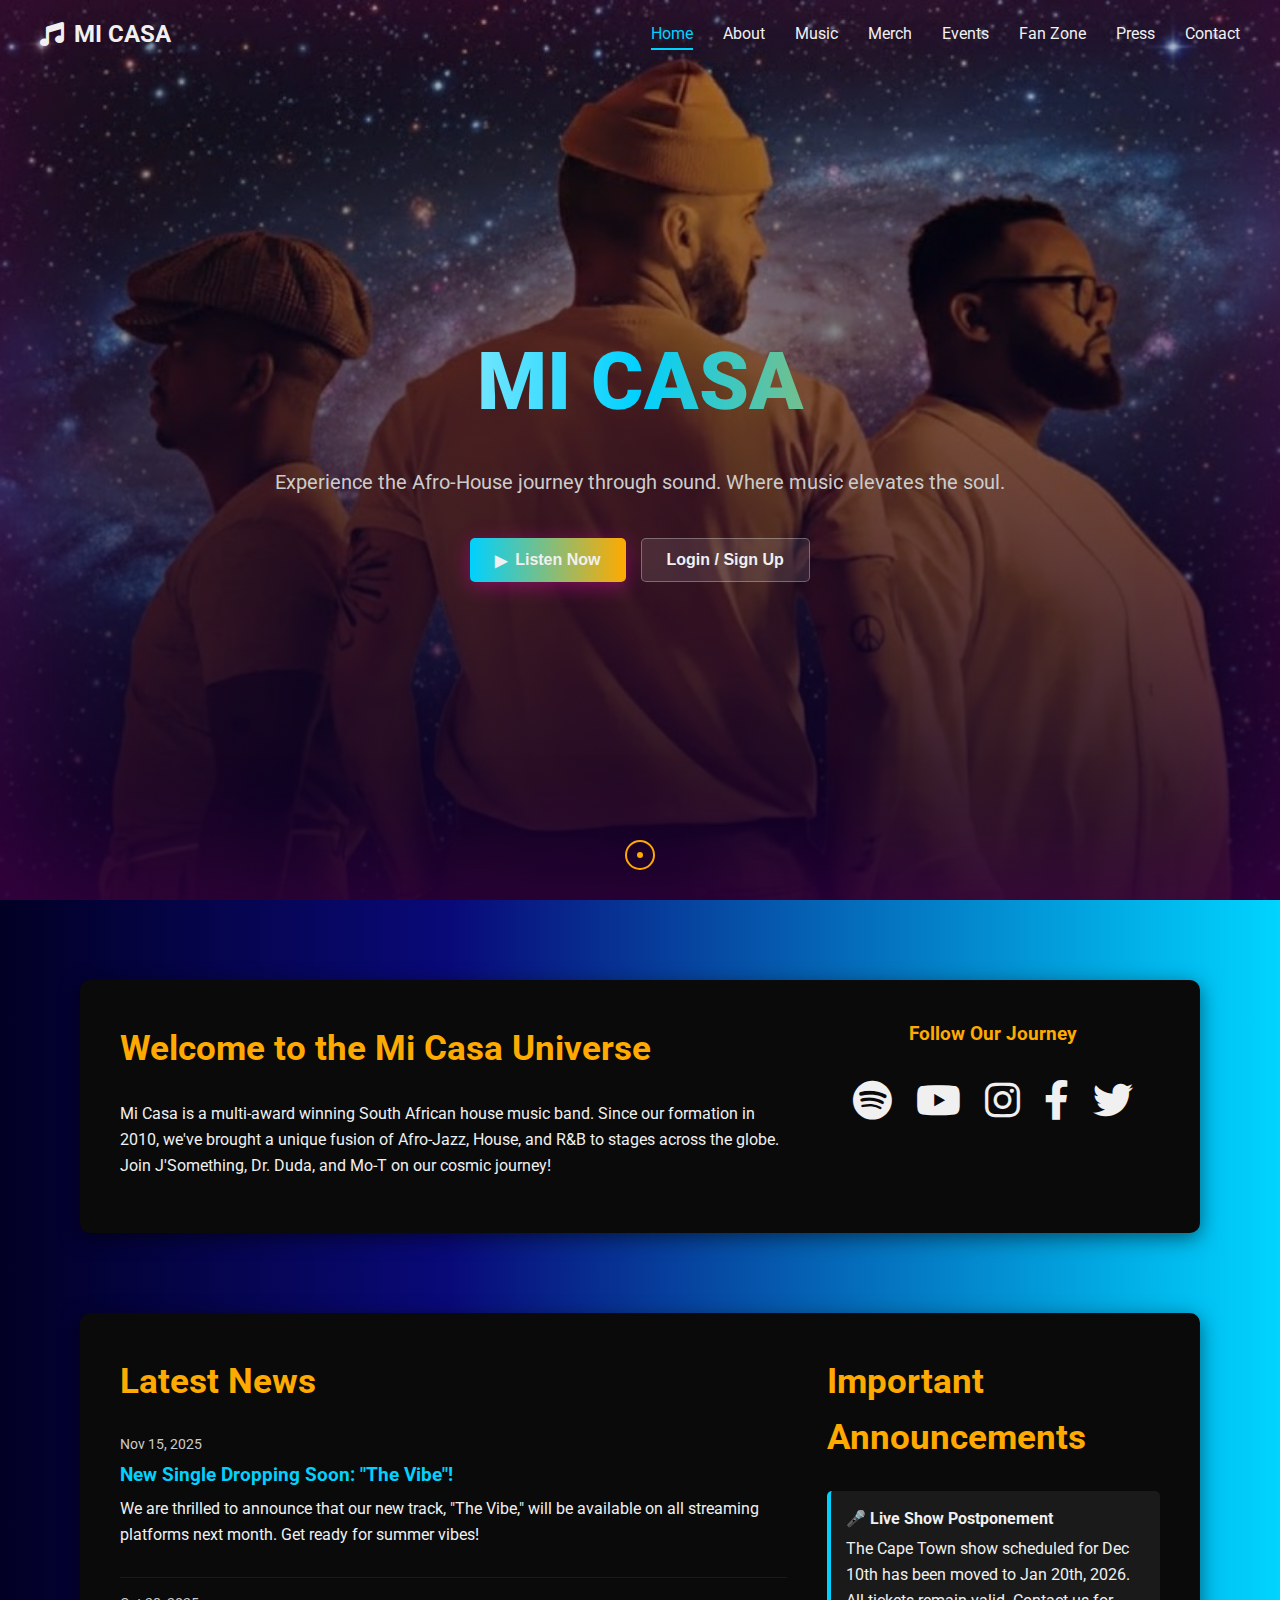
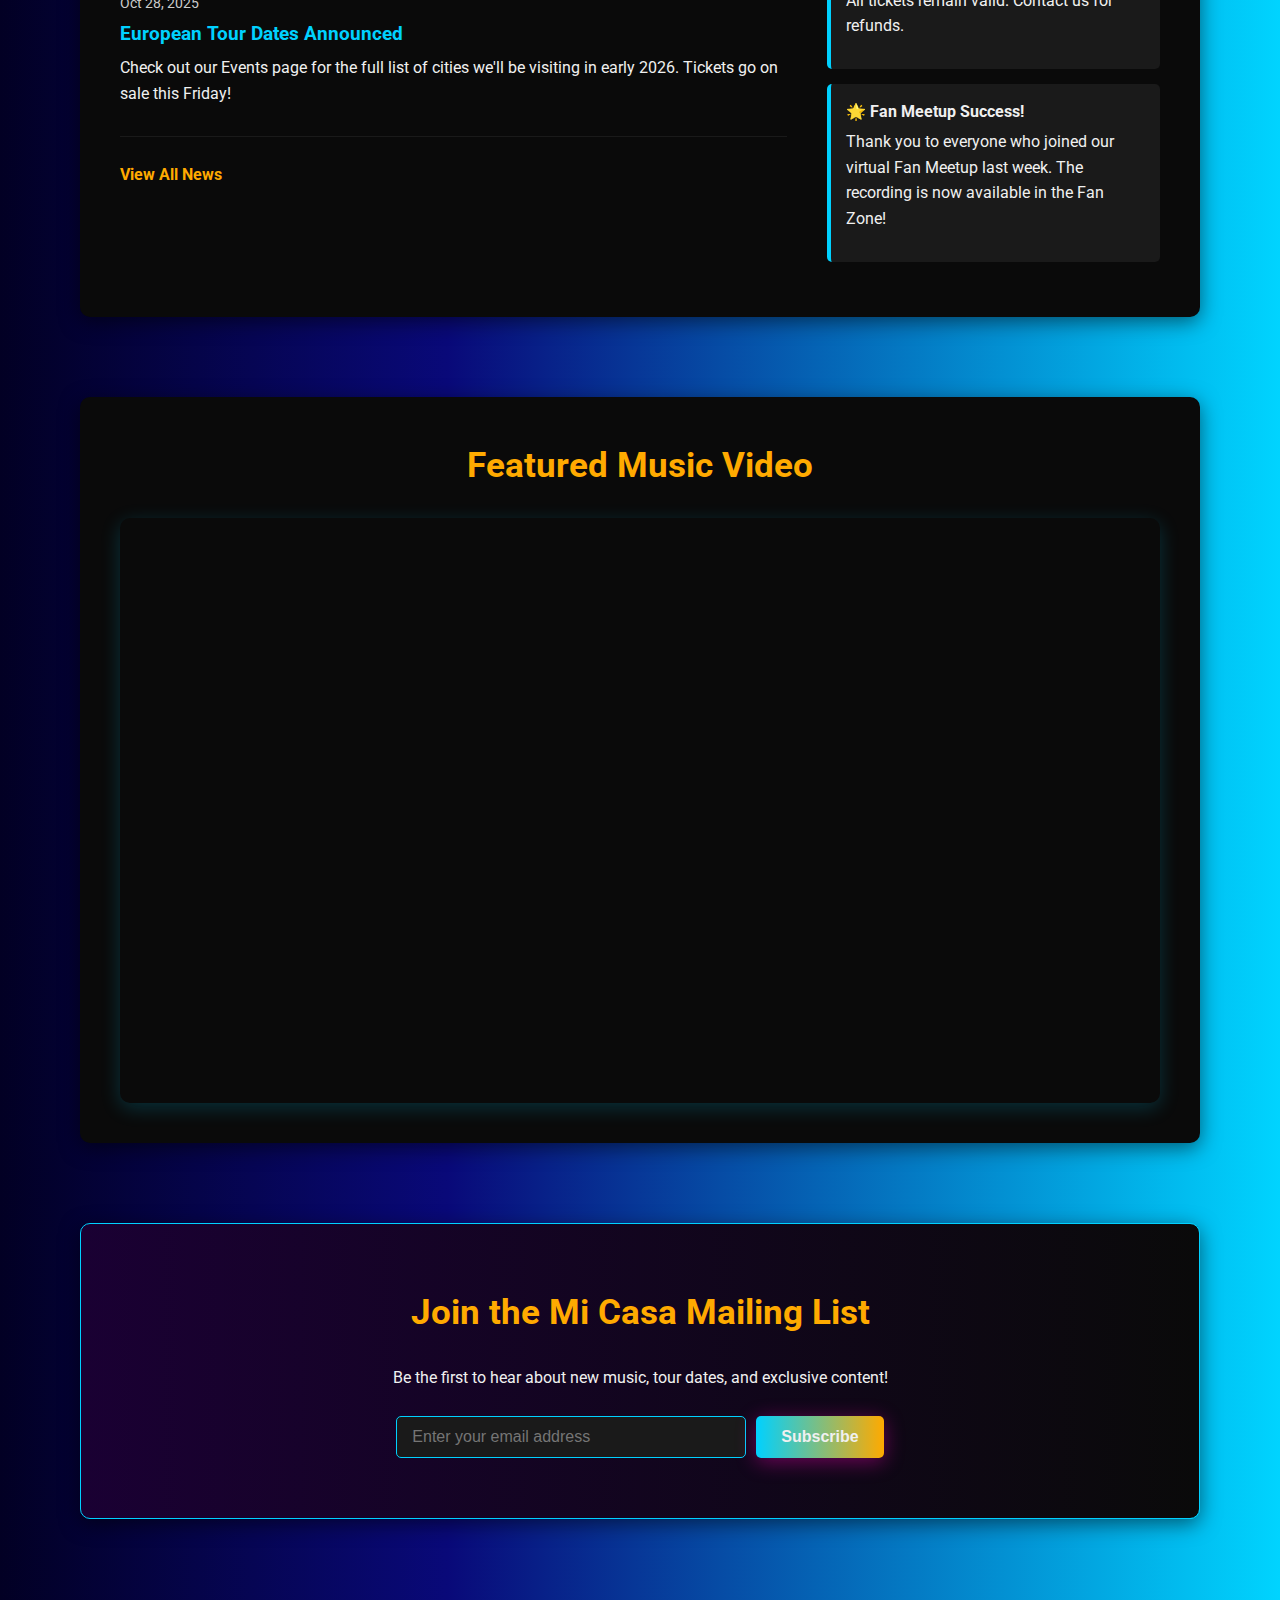
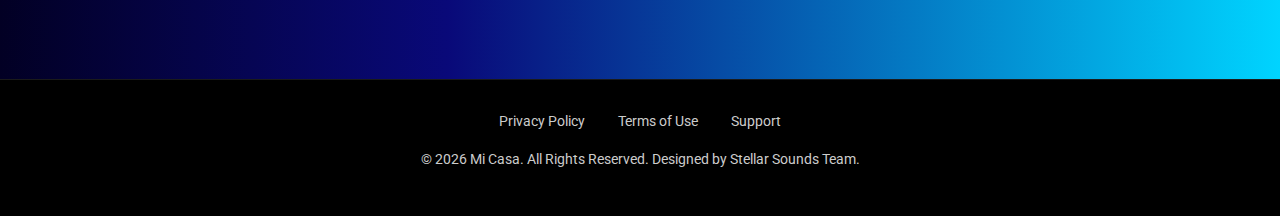
<file: index.html>
<!DOCTYPE html>
<html lang="en">
<head>
    <meta charset="UTF-8">
    <meta name="viewport" content="width=device-width, initial-scale=1.0">
    <title>Music | Mi Casa - Official Website</title>
    
  <link rel="stylesheet" href="css/style.css">
    <link rel="stylesheet" href="https://fonts.googleapis.com/css2?family=Roboto:wght@300;400;700;900&display=swap">
    
    <link rel="stylesheet" href="https://cdnjs.cloudflare.com/ajax/libs/font-awesome/6.0.0-beta3/css/all.min.css">
</head>
<body>

    <header>
        <div class="logo">
           <i class="fa fa-music"></i>
            <span class="band-name">MI CASA</span>
        </div>
        <nav class="main-nav">
            <ul>
                <li><a href="index.html" class="active">Home</a></li>
                <li><a href="about.html">About</a></li>
                <li><a href="music.html">Music</a></li>
                <li><a href="merch.html">Merch</a></li>
                <li><a href="events.html">Events</a></li>
                <li><a href="fan.html">Fan Zone</a></li>
                <li><a href="press.html">Press</a></li>
                <li><a href="contact.html">Contact</a></li>
            </ul>
        </nav>
    </header>

    <main class="hero-section">
        <div class="hero-content">
            <h1 class="band-title">MI CASA</h1>
            <p class="tagline">Experience the Afro-House journey through sound. Where music elevates the soul.</p>
            
            <div class="action-buttons">
                <button class="listen-button">
                    <span class="play-icon">▶</span> Listen Now
                </button>
                <button class="auth-button">
                    Login / Sign Up
                </button>
            </div>
            <div class="scroll-down-indicator">
                <div class="scroll-icon"></div>
            </div>
        </div>
    </main>
    
    <div class="content-container">

        <section class="welcome-section">
            <div class="welcome-text">
                <h2>Welcome to the Mi Casa Universe</h2>
                <p>Mi Casa is a multi-award winning South African house music band. Since our formation in 2010, we've brought a unique fusion of Afro-Jazz, House, and R&B to stages across the globe. Join J'Something, Dr. Duda, and Mo-T on our cosmic journey!</p>
            </div>
            <div class="social-icons">
                <h3>Follow Our Journey</h3>
                <a href="#" target="_blank"><i class="fab fa-spotify"></i></a>
                <a href="#" target="_blank"><i class="fab fa-youtube"></i></a>
                <a href="#" target="_blank"><i class="fab fa-instagram"></i></a>
                <a href="#" target="_blank"><i class="fab fa-facebook-f"></i></a>
                <a href="#" target="_blank"><i class="fab fa-twitter"></i></a>
            </div>
        </section>

        <section class="news-announcements">
            <div class="latest-news">
                <h2>Latest News</h2>
                <article>
                    <time datetime="2025-11-15">Nov 15, 2025</time>
                    <h3>New Single Dropping Soon: "The Vibe"!</h3>
                    <p>We are thrilled to announce that our new track, "The Vibe," will be available on all streaming platforms next month. Get ready for summer vibes!</p>
                </article>
                <article>
                    <time datetime="2025-10-28">Oct 28, 2025</time>
                    <h3>European Tour Dates Announced</h3>
                    <p>Check out our Events page for the full list of cities we'll be visiting in early 2026. Tickets go on sale this Friday!</p>
                </article>
                <a href="news.html" class="read-more">View All News</a>
            </div>

            <div class="announcements">
                <h2>Important Announcements</h2>
                <div class="announcement-card">
                    <h4>🎤 Live Show Postponement</h4>
                    <p>The Cape Town show scheduled for Dec 10th has been moved to Jan 20th, 2026. All tickets remain valid. Contact us for refunds.</p>
                </div>
                <div class="announcement-card">
                    <h4>🌟 Fan Meetup Success!</h4>
                    <p>Thank you to everyone who joined our virtual Fan Meetup last week. The recording is now available in the Fan Zone!</p>
                </div>
            </div>
        </section>

        <section class="video-section">
            <h2>Featured Music Video</h2>
            <div class="video-wrapper">
                <iframe 
                    width="560" 
                    height="315" 
                    src="https://www.youtube.com/embed/YOUR_YOUTUBE_EMBED_URL?si=EXAMPLE" 
                    title="Mi Casa Featured Video" 
                    frameborder="0" 
                    allow="accelerometer; autoplay; clipboard-write; encrypted-media; gyroscope; picture-in-picture" 
                    allowfullscreen>
                </iframe>
            </div>
        </section>

        <section class="newsletter-signup">
            <h2>Join the Mi Casa Mailing List</h2>
            <p>Be the first to hear about new music, tour dates, and exclusive content!</p>
            <form action="#" method="POST" class="signup-form">
                <input type="email" placeholder="Enter your email address" required>
                <button type="submit" class="listen-button">Subscribe</button>
            </form>
        </section>
    </div>

    <footer>
        <div class="footer-links">
            <a href="privacy.html">Privacy Policy</a>
            <a href="terms.html">Terms of Use</a>
            <a href="contact.html">Support</a>
        </div>
        <p>&copy; <span id="currentYear"></span> Mi Casa. All Rights Reserved. Designed by Stellar Sounds Team.</p>
    </footer>

    <script>
        // Set the current year for the copyright
        document.getElementById('currentYear').textContent = new Date().getFullYear();
    </script>

</body>
</html>
</file>
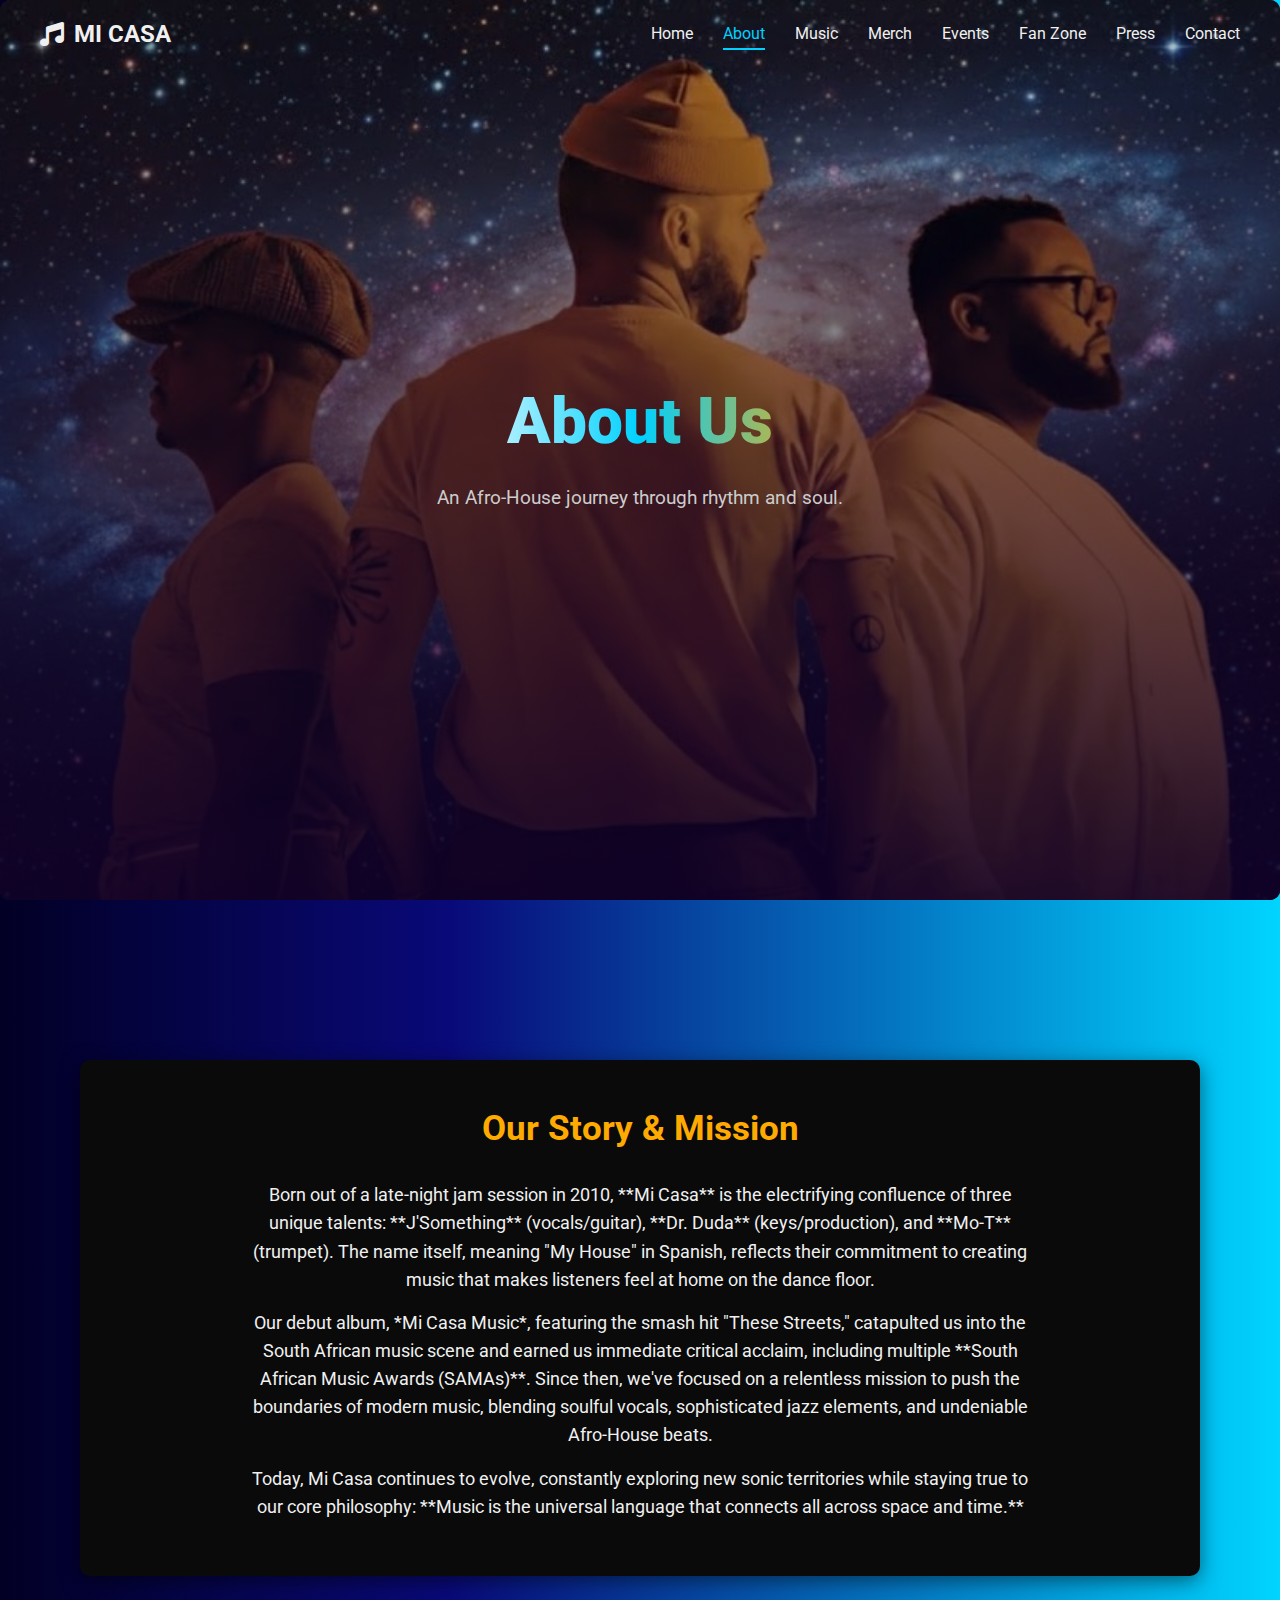
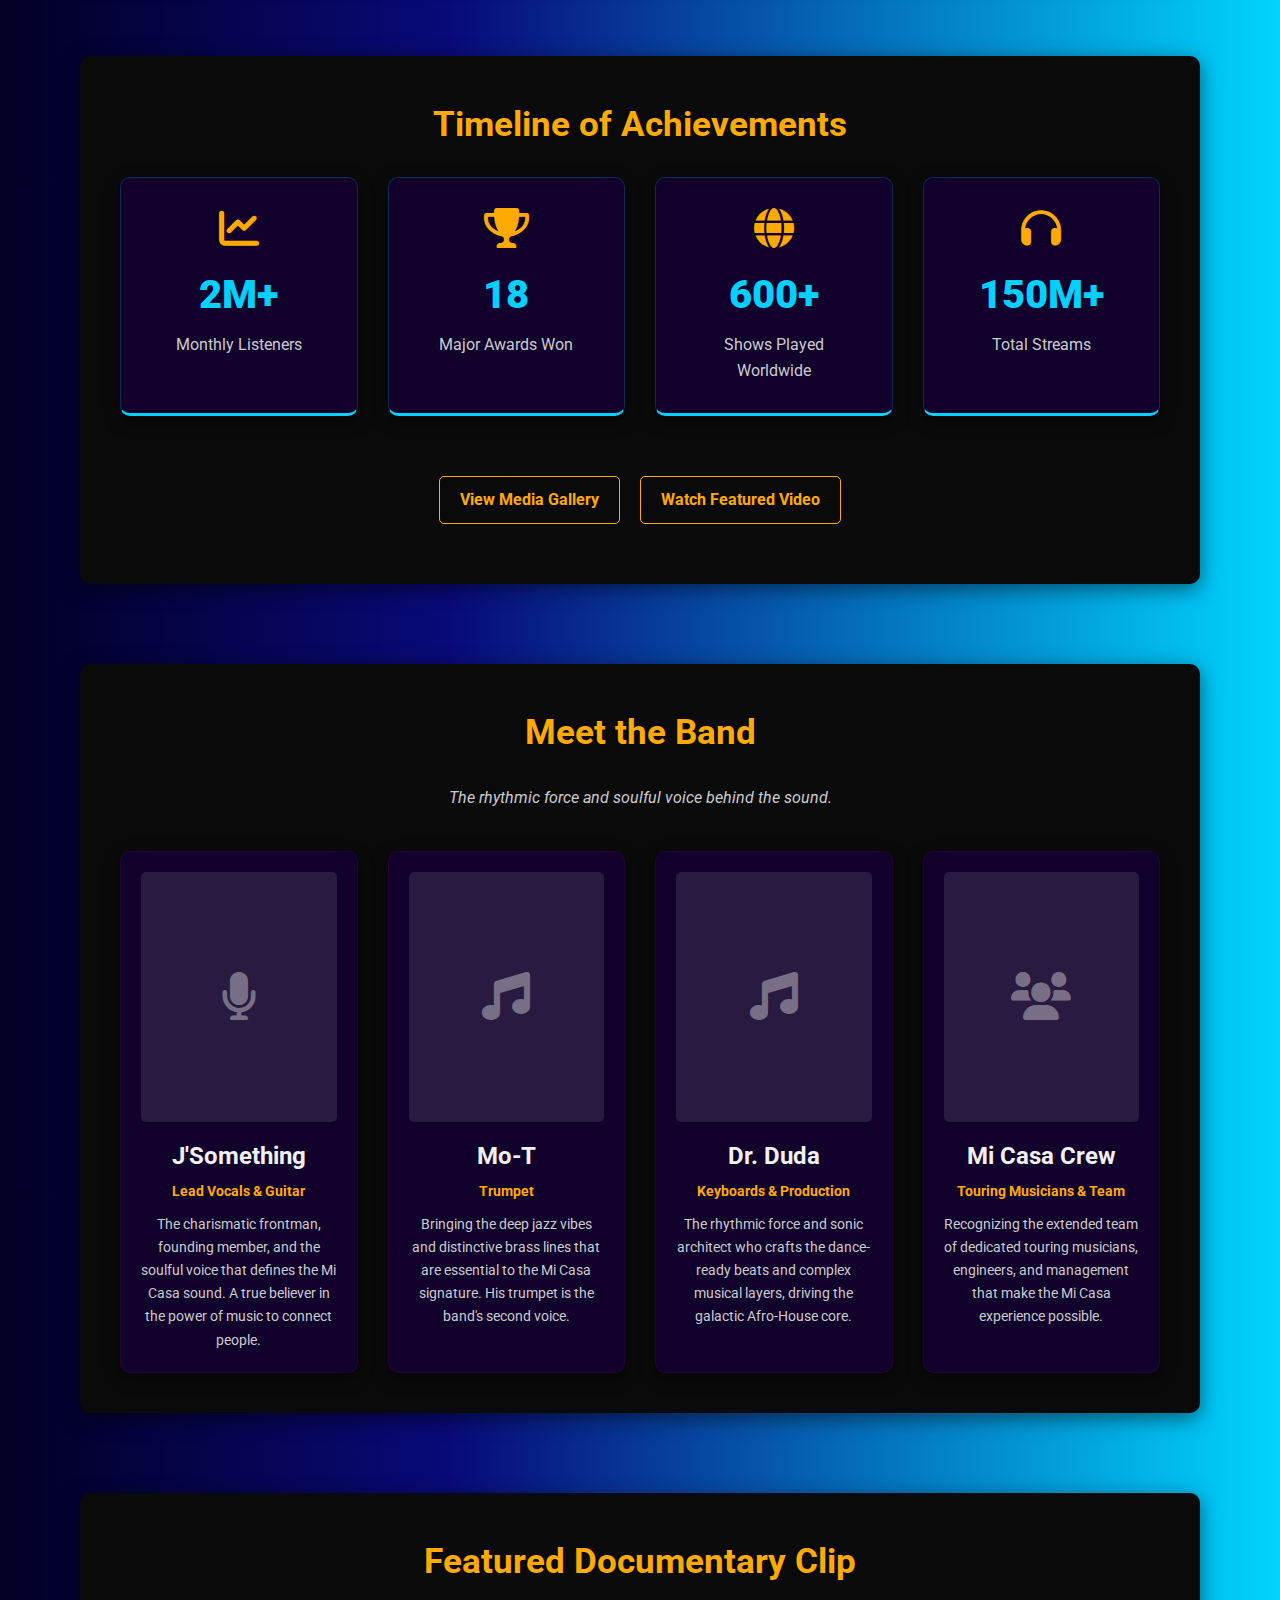
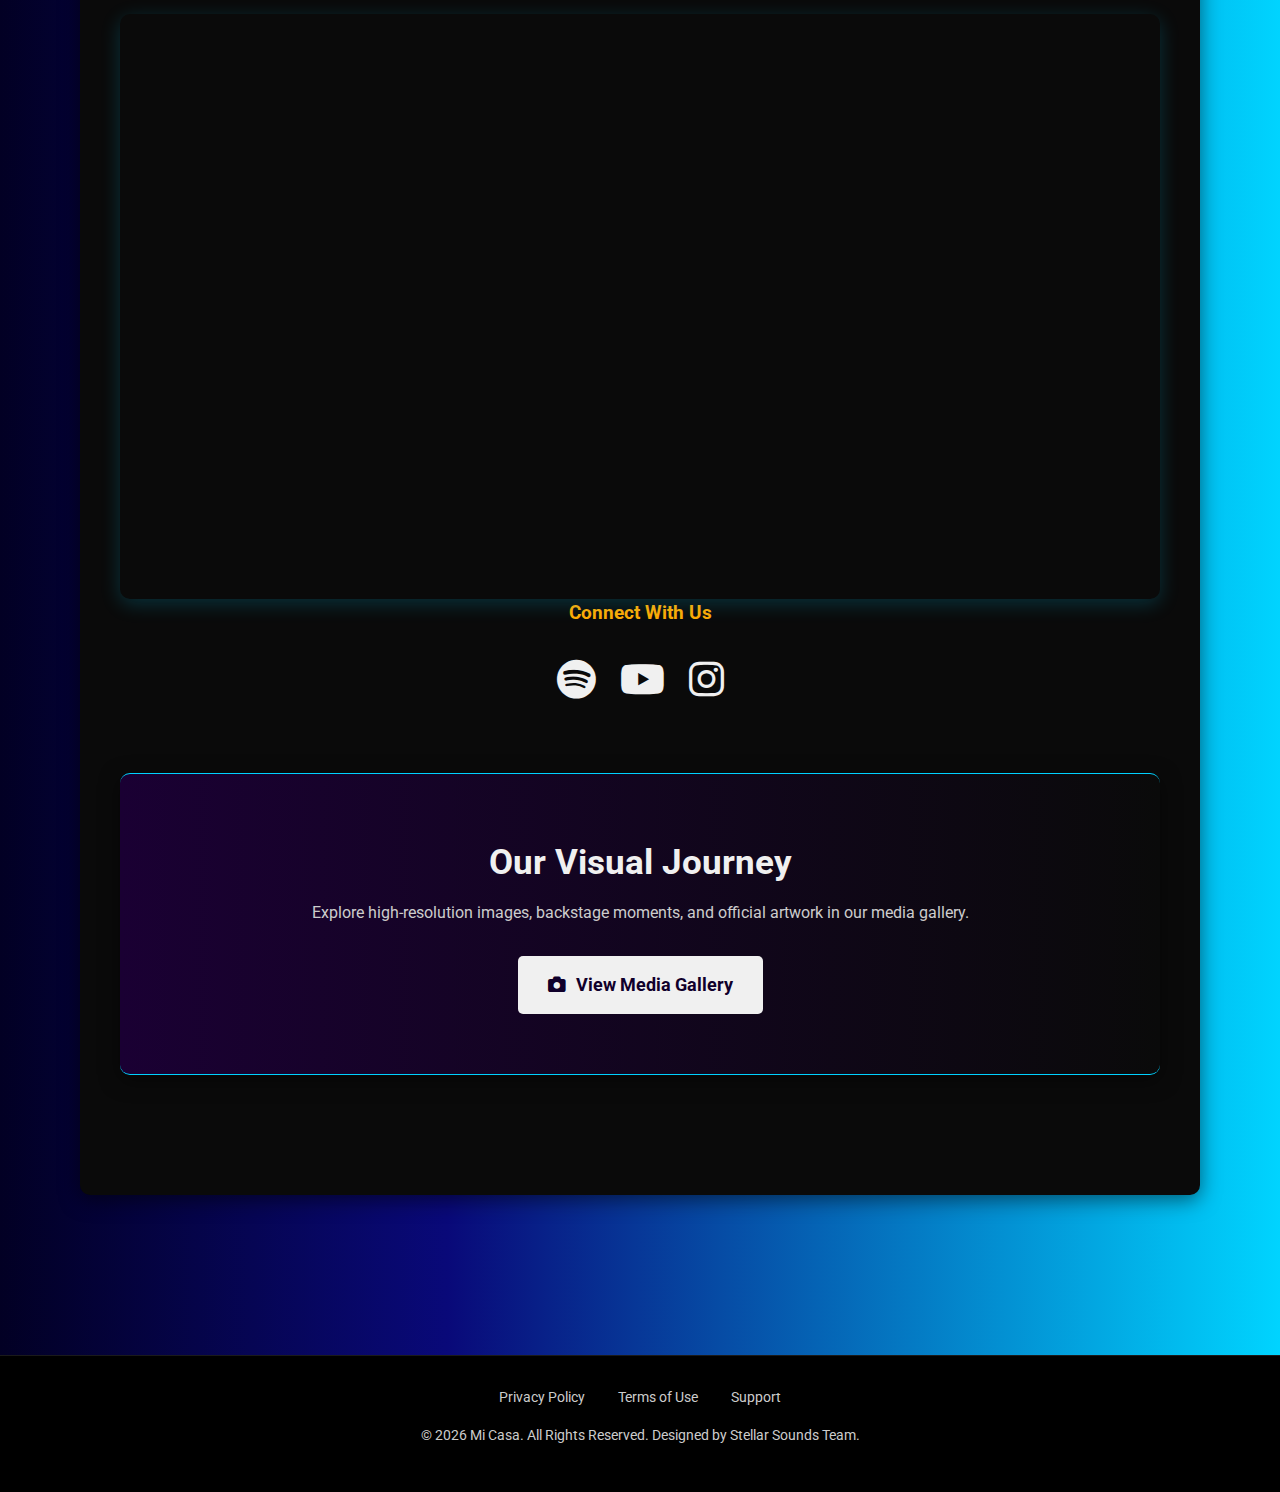
<file: about.html>
<!DOCTYPE html>
<html lang="en">
<head>
    <meta charset="UTF-8">
    <meta name="viewport" content="width=device-width, initial-scale=1.0">
    <title>About | Mi Casa - Official Website</title>
    
    <link rel="stylesheet" href="css/style.css"> 
    <link rel="stylesheet" href="https://fonts.googleapis.com/css2?family=Roboto:wght@300;400;700;900&display=swap">
    
    <link rel="stylesheet" href="https://cdnjs.cloudflare.com/ajax/libs/font-awesome/6.0.0-beta3/css/all.min.css">
</head>
<body>

    <header>
        <div class="logo">
            <i class="fa fa-music"></i>
            <span class="band-name">MI CASA</span>
        </div>
        <nav class="main-nav">
            <ul>
                <li><a href="index.html">Home</a></li>
                <li><a href="about.html" class="active">About</a></li>
                <li><a href="music.html">Music</a></li>
                <li><a href="merch.html">Merch</a></li>
                <li><a href="events.html">Events</a></li>
                <li><a href="fan.html">Fan Zone</a></li>
                <li><a href="press.html">Press</a></li>
                <li><a href="contact.html">Contact</a></li>
            </ul>
        </nav>
    </header>

    <main>
        <section class="about-hero-header">
            <div class="header-content">
                <h1>About Us</h1>
                <p>An Afro-House journey through rhythm and soul.</p>
            </div>
        </section>
        
        <div class="content-container">
            
            <section class="band-story">
                <h2>Our Story & Mission</h2>
                
                <p>Born out of a late-night jam session in 2010, **Mi Casa** is the electrifying confluence of three unique talents: **J'Something** (vocals/guitar), **Dr. Duda** (keys/production), and **Mo-T** (trumpet). The name itself, meaning "My House" in Spanish, reflects their commitment to creating music that makes listeners feel at home on the dance floor.</p>
                
                <p>Our debut album, *Mi Casa Music*, featuring the smash hit "These Streets," catapulted us into the South African music scene and earned us immediate critical acclaim, including multiple **South African Music Awards (SAMAs)**. Since then, we've focused on a relentless mission to push the boundaries of modern music, blending soulful vocals, sophisticated jazz elements, and undeniable Afro-House beats.</p>

                <p>Today, Mi Casa continues to evolve, constantly exploring new sonic territories while staying true to our core philosophy: **Music is the universal language that connects all across space and time.**</p>
            </section>
            
            <section class="achievements-section">
                <h2>Timeline of Achievements</h2>
                <div class="stats-grid">
                    <div class="stat-card">
                        <i class="fas fa-chart-line"></i>
                        <h3>2M+</h3>
                        <p>Monthly Listeners</p>
                    </div>
                    <div class="stat-card">
                        <i class="fas fa-trophy"></i>
                        <h3>18</h3>
                        <p>Major Awards Won</p>
                    </div>
                    <div class="stat-card">
                        <i class="fas fa-globe"></i>
                        <h3>600+</h3>
                        <p>Shows Played Worldwide</p>
                    </div>
                    <div class="stat-card">
                        <i class="fas fa-headphones"></i>
                        <h3>150M+</h3>
                        <p>Total Streams</p>
                    </div>
                </div>
                
                <div class="media-links">
                    <a href="media.html" class="media-link-button">View Media Gallery</a>
                    <a href="#featured-video" class="media-link-button">Watch Featured Video</a>
                </div>
            </section>
            
            <section class="member-profiles">
                <h2>Meet the Band</h2>
                <p class="subtitle">The rhythmic force and soulful voice behind the sound.</p>
                
                <div class="members-grid">
                    
                    <div class="member-card">
                        <div class="member-photo-placeholder" id="jsomething-photo"></div>
                        <h3>J'Something</h3>
                        <p class="role">Lead Vocals & Guitar</p>
                        <p class="bio">The charismatic frontman, founding member, and the soulful voice that defines the Mi Casa sound. A true believer in the power of music to connect people.</p>
                    </div>
                    
                    <div class="member-card">
                        <div class="member-photo-placeholder" id="mot-photo"></div>
                        <h3>Mo-T</h3>
                        <p class="role">Trumpet</p>
                        <p class="bio">Bringing the deep jazz vibes and distinctive brass lines that are essential to the Mi Casa signature. His trumpet is the band's second voice.</p>
                    </div>
                    
                    <div class="member-card">
                        <div class="member-photo-placeholder" id="drduda-photo"></div>
                        <h3>Dr. Duda</h3>
                        <p class="role">Keyboards & Production</p>
                        <p class="bio">The rhythmic force and sonic architect who crafts the dance-ready beats and complex musical layers, driving the galactic Afro-House core.</p>
                    </div>
                    
                    <div class="member-card">
                        <div class="member-photo-placeholder" id="collaborator-photo"></div>
                        <h3>Mi Casa Crew</h3>
                        <p class="role">Touring Musicians & Team</p>
                        <p class="bio">Recognizing the extended team of dedicated touring musicians, engineers, and management that make the Mi Casa experience possible.</p>
                    </div>
                </div>
            </section>
            
            <section class="video-section" id="featured-video">
                <h2>Featured Documentary Clip</h2>
                <div class="video-wrapper">
                    <iframe 
                        width="560" 
                        height="315" 
                        src="https://www.youtube.com/embed/YOUR_MI_CASA_DOCUMENTARY_CLIP?si=EXAMPLE" 
                        title="Mi Casa Featured Clip" 
                        frameborder="0" 
                        allow="accelerometer; autoplay; clipboard-write; encrypted-media; gyroscope; picture-in-picture" 
                        allowfullscreen>
                    </iframe>
                </div>
                <div class="social-icons social-icons-bottom">
                    <h3>Connect With Us</h3>
                    <a href="#" target="_blank"><i class="fab fa-spotify"></i></a>
                    <a href="#" target="_blank"><i class="fab fa-youtube"></i></a>
                    <a href="#" target="_blank"><i class="fab fa-instagram"></i></a>
                </div>
                
            
            <section class="media-gallery-cta">
                <h2>Our Visual Journey</h2>
                <p>Explore high-resolution images, backstage moments, and official artwork in our media gallery.</p>
                <a href="media_gallery.html" class="action-button large">
                    <i class="fas fa-camera"></i> View Media Gallery
                </a>
        
        </div>
    </main>

    <footer>
        <div class="footer-links">
            <a href="privacy.html">Privacy Policy</a>
            <a href="terms.html">Terms of Use</a>
            <a href="contact.html">Support</a>
        </div>
        <p>&copy; <span id="currentYear"></span> Mi Casa. All Rights Reserved. Designed by Stellar Sounds Team.</p>
    </footer>

    <script>
        document.getElementById('currentYear').textContent = new Date().getFullYear();
    </script>

</body>
</html>
</file>
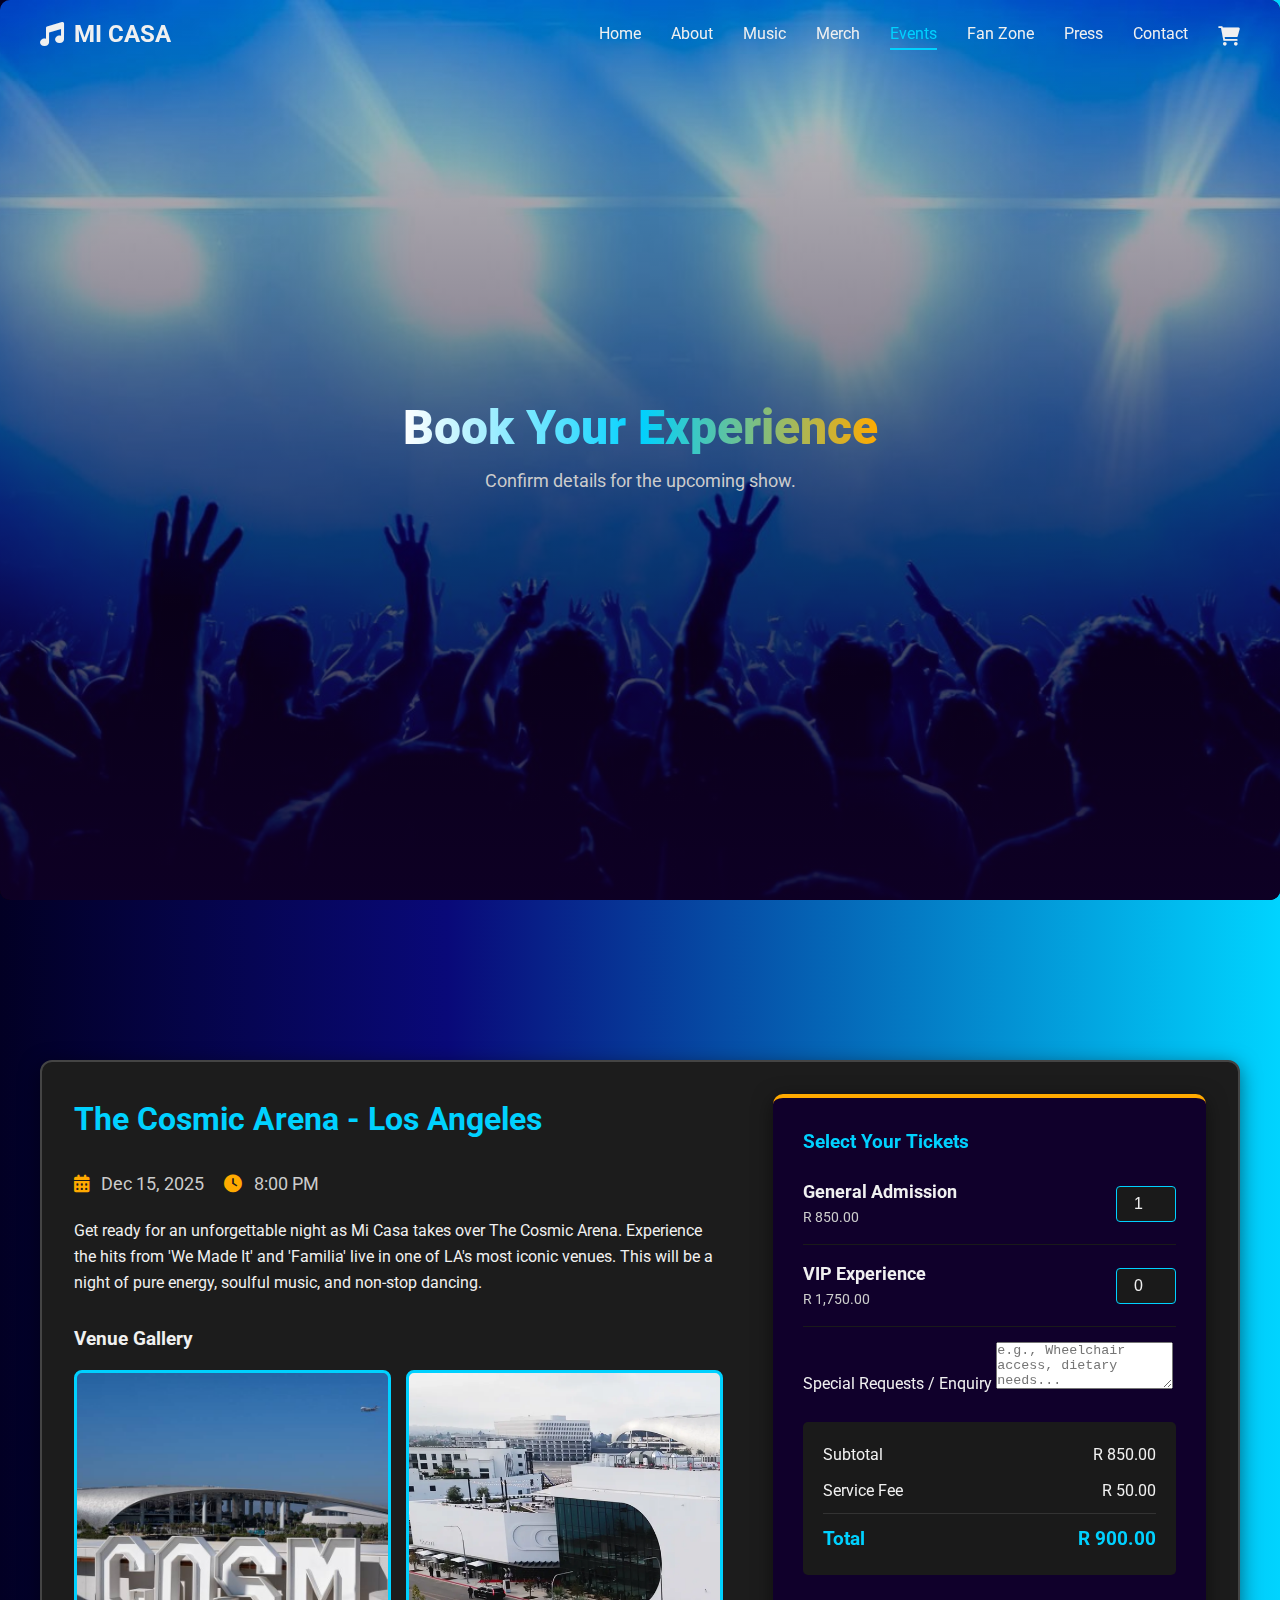
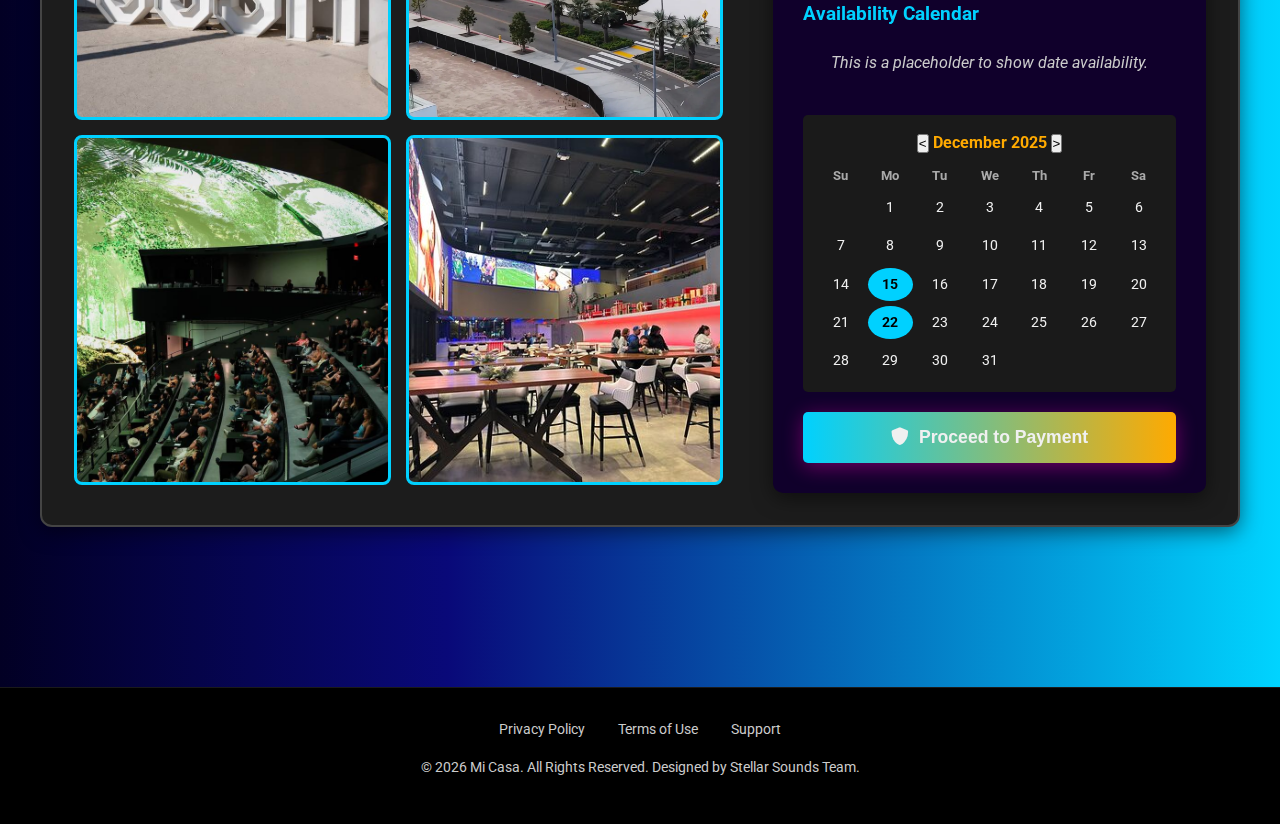
<file: booking.html>
<!DOCTYPE html>
<html lang="en">
<head>
    <meta charset="UTF-8">
    <meta name="viewport" content="width=device-width, initial-scale=1.0">
    <title>Book Tickets | Mi Casa - Official Website</title>
    
    <link rel="stylesheet" href="css/style.css"> 
    <link rel="stylesheet" href="https://fonts.googleapis.com/css2?family=Roboto:wght@300;400;700;900&display=swap">
    
    <link rel="stylesheet" href="https://cdnjs.cloudflare.com/ajax/libs/font-awesome/6.0.0-beta3/css/all.min.css">
    <style>
        /* Custom style to make the main content area wider on the booking page */
        .content-container {
            max-width: 1400px;
          
        }

        /* Style for the main booking container */
        .booking-layout {
            border: 2px solid #444; /* Add a subtle border */
            padding: 2rem; /* Add some space inside the border */
            border-radius: 12px; /* Match the site's rounded corner aesthetic */
            background-color: #1c1c1c; /* Slightly different background to stand out */
        }

        /* Custom styles to make venue gallery images larger */
        .booking-image-gallery .gallery-grid {
            gap: 15px; /* Add a slightly larger gap between images */
        }
        .booking-image-gallery .gallery-image {
            height: 350px; /* Increase the height of each gallery image */
            border-radius: 8px; /* Ensure rounded corners are consistent */
            border-width: 3px; /* Make the border thicker */
        }

        /* --- Confirmation Modal Styles --- */
        .modal-overlay {
            position: fixed;
            top: 0;
            left: 0;
            width: 100%;
            height: 100%;
            background-color: rgba(0, 0, 0, 0.8);
            display: flex;
            justify-content: center;
            align-items: center;
            z-index: 1000;
            opacity: 0;
            visibility: hidden;
            transition: opacity 0.3s ease, visibility 0s 0.3s;
        }

        .modal-overlay.visible {
            opacity: 1;
            visibility: visible;
            transition: opacity 0.3s ease;
        }

        .modal-content {
            background-color: #2a2a2a;
            padding: 2rem 2.5rem;
            border-radius: 12px;
            border: 1px solid #555;
            width: 90%;
            max-width: 500px;
            transform: scale(0.95);
            transition: transform 0.3s ease;
        }

        .modal-overlay.visible .modal-content {
            transform: scale(1);
        }

        .modal-content h3 {
            margin-top: 0;
            color: #00D1FF;
        }

        .confirmation-details { text-align: left; margin: 1.5rem 0; }
        .confirmation-details .detail-item { display: flex; justify-content: space-between; padding: 0.5rem 0; border-bottom: 1px solid #444; }
        .confirmation-details .detail-item:last-child { border-bottom: none; }
        .confirmation-details .detail-item strong { color: #ccc; }
        .confirmation-details .total strong { font-size: 1.2rem; color: #fff; }
        .confirmation-details .total span { font-size: 1.2rem; font-weight: bold; }

        .modal-actions { display: flex; justify-content: space-between; gap: 1rem; margin-top: 1.5rem; }
        .modal-button { flex: 1; padding: 0.8rem; border-radius: 8px; border: none; font-size: 1rem; font-weight: bold; cursor: pointer; transition: background-color 0.2s; }
        .modal-button.secondary { background-color: #555; color: #fff; }
        .modal-button.secondary:hover { background-color: #666; }
        .modal-button.primary { background-color: #00D1FF; color: #111; }
        .modal-button.primary:hover { background-color: #33e0ff; }
    </style>
</head>
<body>

    <header>
        <div class="logo">
            <i class="fa fa-music"></i>
            <span class="band-name">MI CASA</span>
        </div>
        <nav class="main-nav">
            <ul>
                <li><a href="index.html">Home</a></li>
                <li><a href="about.html">About</a></li>
                <li><a href="music.html">Music</a></li>
                <li><a href="merch.html">Merch</a></li>
                <li><a href="events.html" class="active">Events</a></li>
                <li><a href="fan.html">Fan Zone</a></li>
                <li><a href="press.html">Press</a></li>
                <li><a href="contact.html">Contact</a></li>
                <li><a href="cart.html" title="Shopping Cart"><i class="fas fa-shopping-cart"></i></a></li>
            </ul>
        </nav>
    </header>

    <main>
        <section class="booking-hero-header">
            <div class="header-content">
                <h1>Book Your Experience</h1>
                <p>Confirm details for the upcoming show.</p>
            </div>
        </section>
        
        <div class="content-container">
            <section class="booking-layout">
                
                <!-- Left Column: Event Info & Gallery -->
                <div class="event-info-column">
                    <h2 id="event-title">Loading Event...</h2>
                    <div class="event-meta">
                        <span id="event-date"><i class="fas fa-calendar-alt"></i> Loading...</span>
                        <span id="event-time"><i class="fas fa-clock"></i> Loading...</span>
                    </div>
                    <p id="event-description">Please wait while we load the event details.</p>

                    <div class="booking-image-gallery">
                        <h3>Venue Gallery</h3>
                        <div class="gallery-grid">
                            <div class="gallery-image" style="background-image: url('https://via.placeholder.com/300x200/1a1a1a/00D1FF?text=Stage+View');"></div>
                            <div class="gallery-image" style="background-image: url('https://via.placeholder.com/300x200/1a1a1a/F900B8?text=Crowd');"></div>
                            <div class="gallery-image" style="background-image: url('https://via.placeholder.com/300x200/1a1a1a/FFFFFF?text=Venue+Exterior');"></div>
                            <div class="gallery-image" style="background-image: url('https://via.placeholder.com/300x200/1a1a1a/CCCCCC?text=Lounge+Area');"></div>
                        </div>
                    </div>
                </div>

                <!-- Right Column: Booking Form -->
                <div class="booking-form-column">
                    <form id="booking-form">
                        <h3>Select Your Tickets</h3>
                        
                        <div class="ticket-type">
                            <div class="ticket-info">
                                <label for="ga-tickets">General Admission</label>
                                <span class="ticket-price" data-price="850">R 850.00</span>
                            </div>
                            <input type="number" id="ga-tickets" name="ga-tickets" value="1" min="0" max="10">
                        </div>

                        <div class="ticket-type">
                            <div class="ticket-info">
                                <label for="vip-tickets">VIP Experience</label>
                                <span class="ticket-price" data-price="1750">R 1,750.00</span>
                            </div>
                            <input type="number" id="vip-tickets" name="vip-tickets" value="0" min="0" max="4">
                        </div>

                        <div class="form-group">
                            <label for="special-requests">Special Requests / Enquiry</label>
                            <textarea id="special-requests" name="special-requests" rows="3" placeholder="e.g., Wheelchair access, dietary needs..."></textarea>
                        </div>

                        <div class="booking-summary">
                            <div class="summary-row">
                                <span>Subtotal</span>
                                <span id="booking-subtotal">R 850.00</span>
                            </div>
                            <div class="summary-row">
                                <span>Service Fee</span>
                                <span id="booking-fee">R 50.00</span>
                            </div>
                            <div class="summary-row total">
                                <span>Total</span>
                                <span id="booking-total">R 900.00</span>
                            </div>
                        </div>

                        <h3>Availability Calendar</h3>
                        <p class="subtitle">This is a placeholder to show date availability.</p>
                        <div class="calendar-placeholder">
                            <!-- Calendar will be dynamically generated here -->
                            <div class="calendar-header" id="calendar-header"></div>
                            <div class="calendar-grid" id="calendar-grid"></div>
                        </div>

                        <button type="submit" id="proceed-to-payment" class="proceed-to-payment-button">
                            <i class="fas fa-shield-alt"></i> Proceed to Payment
                        </button>
                    </form>
                </div>

            </section>
        </div>
    </main>

    <!-- Confirmation Modal -->
    <div id="confirmation-modal" class="modal-overlay">
        <div class="modal-content">
            <h3>Confirm Your Booking</h3>
            <p>Please review your details before proceeding.</p>
            <div class="confirmation-details">
                <div class="detail-item">
                    <strong>Event:</strong>
                    <span id="confirm-event-title"></span>
                </div>
                <div class="detail-item">
                    <strong>Date:</strong>
                    <span id="confirm-event-date"></span>
                </div>
                <div class="detail-item" id="confirm-tickets-container"></div>
                <div class="detail-item total">
                    <strong>Total:</strong>
                    <span id="confirm-total"></span>
                </div>
            </div>
            <div class="modal-actions">
                <button id="cancel-booking" class="modal-button secondary">Go Back</button>
                <button id="confirm-booking" class="modal-button primary">Confirm & Pay</button>
            </div>
        </div>
    </div>

    <footer>
        <div class="footer-links">
            <a href="privacy.html">Privacy Policy</a>
            <a href="terms.html">Terms of Use</a>
            <a href="contact.html">Support</a>
        </div>
        <p>&copy; <span id="currentYear"></span> Mi Casa. All Rights Reserved. Designed by Stellar Sounds Team.</p>
    </footer>

    <script>
        // Keep this simple script for the copyright year
        document.getElementById('currentYear').textContent = new Date().getFullYear();
    </script>
    <script src="js/cart.js"></script>
    <script src="js/booking.js"></script>

</body>
</html>
</file>
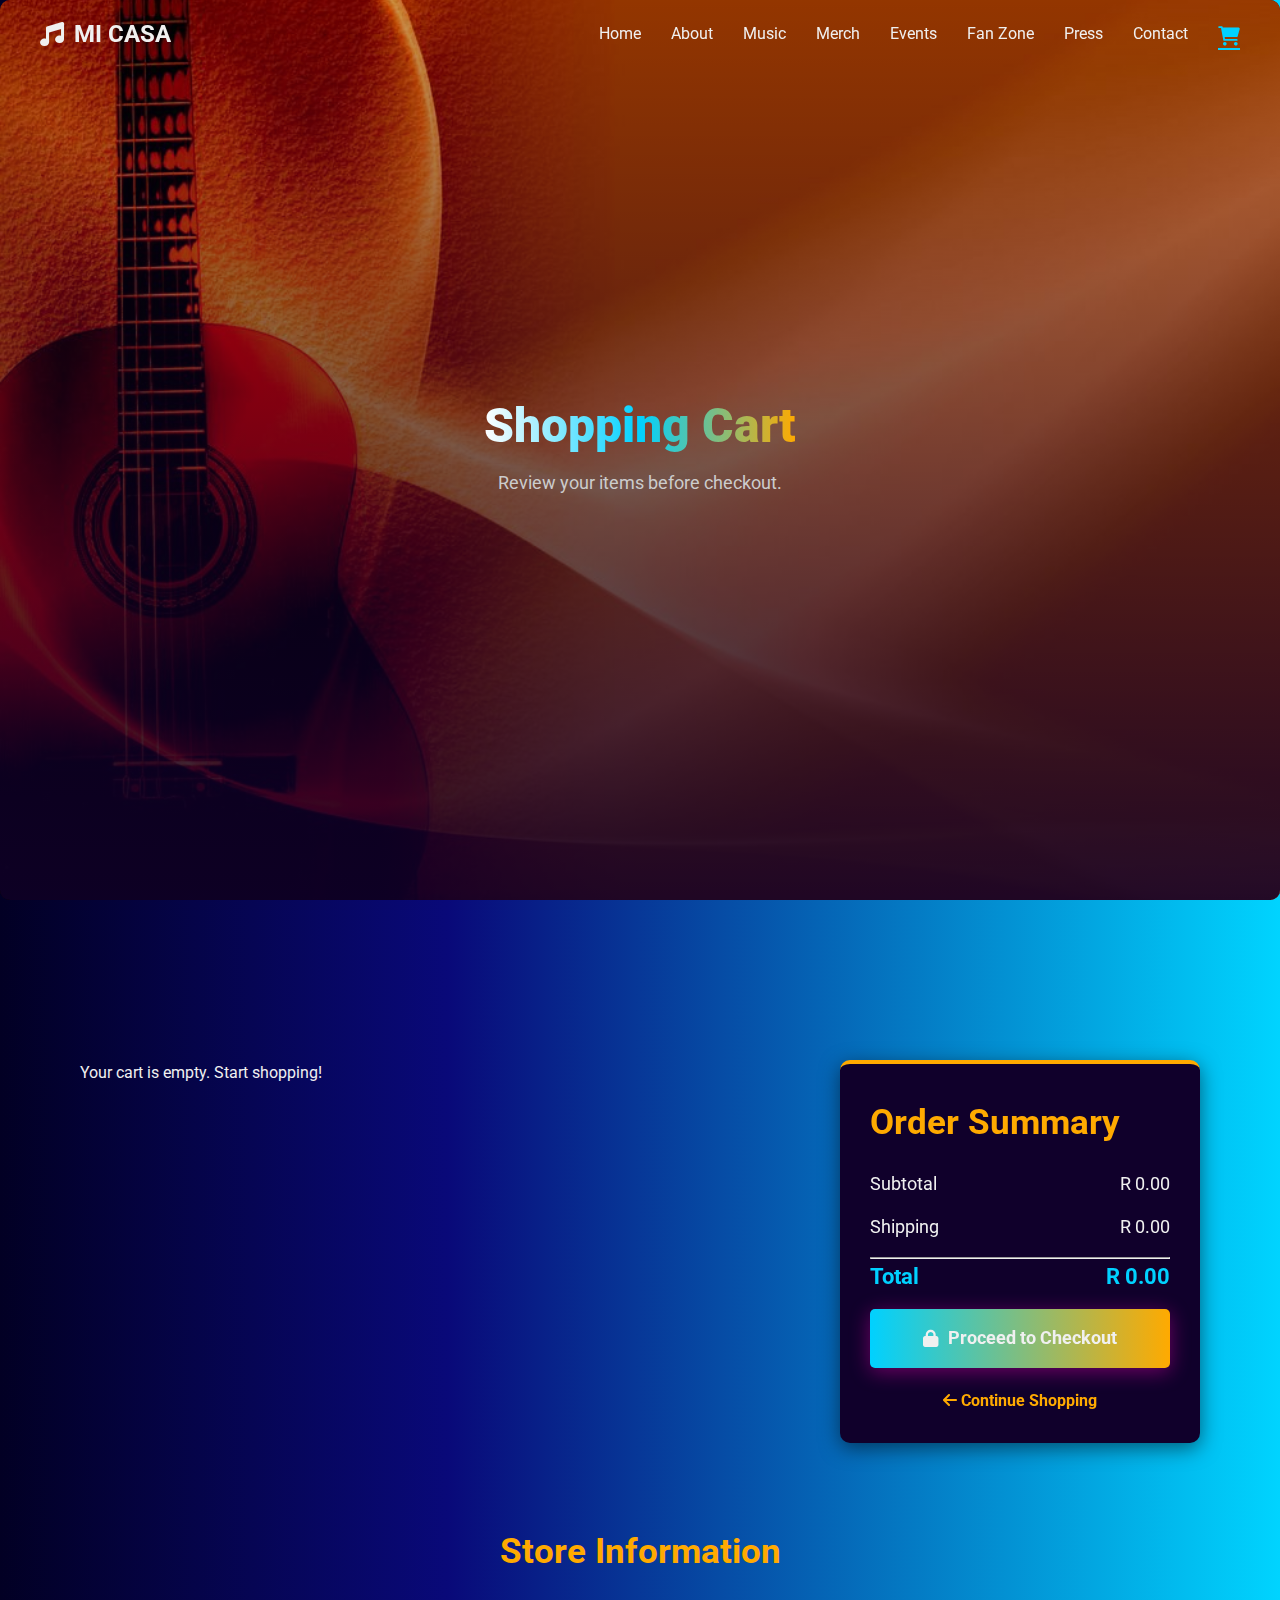
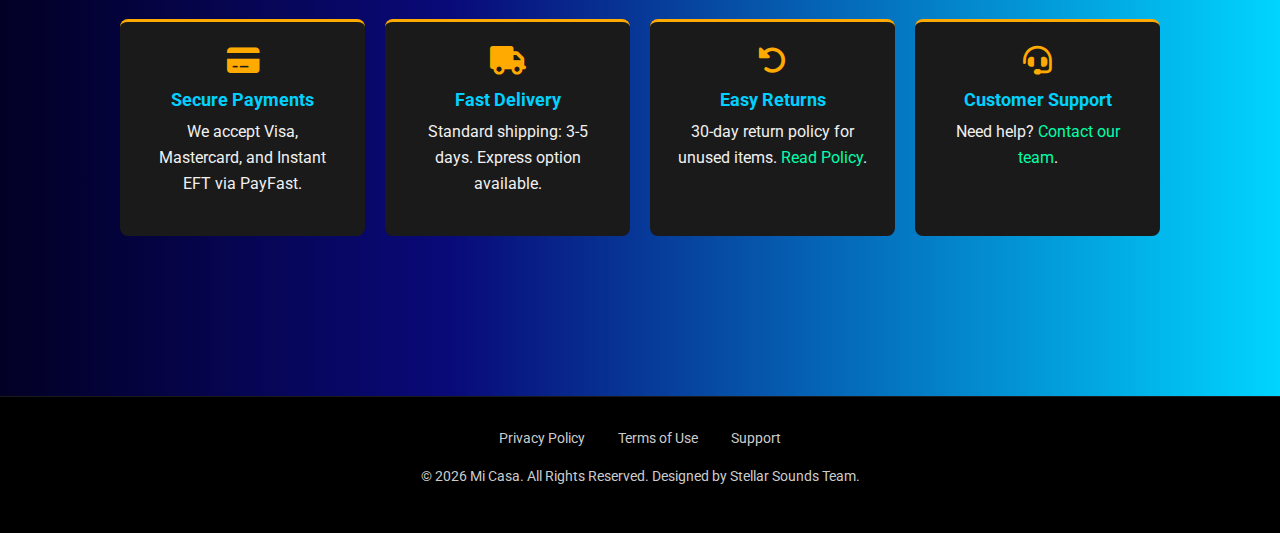
<file: cart.html>
<!DOCTYPE html>
<html lang="en">
<head>
    <meta charset="UTF-8">
    <meta name="viewport" content="width=device-width, initial-scale=1.0">
    <title>Shopping Cart | Mi Casa - Official Store</title>
    
    <link rel="stylesheet" href="css/style.css"> 
    <link rel="stylesheet" href="https://fonts.googleapis.com/css2?family=Roboto:wght@300;400;700;900&display=swap">
    
    <link rel="stylesheet" href="https://cdnjs.cloudflare.com/ajax/libs/font-awesome/6.0.0-beta3/css/all.min.css">
</head>
<body class="cart-page">

    <header>
        <div class="logo">
            <i class="fa fa-music"></i>
            <span class="band-name">MI CASA</span>
        </div>
        <nav class="main-nav">
            <ul>
                <li><a href="index.html">Home</a></li>
                <li><a href="about.html">About</a></li>
                <li><a href="music.html">Music</a></li>
                <li><a href="merch.html">Merch</a></li>
                <li><a href="events.html">Events</a></li>
                <li><a href="fan.html">Fan Zone</a></li>
                <li><a href="press.html">Press</a></li>
                <li><a href="contact.html">Contact</a></li>
                <li><a href="cart.html" class="active" title="Shopping Cart"><i class="fas fa-shopping-cart"></i></a></li>
            </ul>
        </nav>
    </header>

    <main>
        <section class="cart-hero-header">
            <div class="header-content">
                <h1>Shopping Cart</h1>
                <p>Review your items before checkout.</p>
            </div>
        </section>
        
        <div class="content-container">
            
            <section class="cart-section">
                <div class="cart-layout">
                    
                    <!-- Cart Items List -->
                    <div class="cart-items-list">
                        <!-- Items will be dynamically inserted here -->
                        <p>Loading your cart...</p>
                    </div>

                    <!-- Cart Summary -->
                    <div class="cart-summary">
                        <h2>Order Summary</h2>
                        <div class="summary-row">
                            <span>Subtotal</span>
                            <span id="cart-subtotal">R 0.00</span>
                        </div>
                        <div class="summary-row">
                            <span>Shipping</span>
                            <span id="cart-shipping">R 0.00</span>
                        </div>
                        <hr>
                        <div class="summary-row total">
                            <span>Total</span>
                            <span id="cart-total">R 0.00</span>
                        </div>
                        <a href="payment.html" class="checkout-button">
                            <i class="fas fa-lock"></i> Proceed to Checkout
                        </a>
                        <a href="merch.html" class="continue-shopping-link">
                            <i class="fas fa-arrow-left"></i> Continue Shopping
                        </a>
                    </div>

                </div>
            </section>

            <section class="ecommerce-footer">
                <h2>Store Information</h2>
                <div class="info-grid">
                    <div class="info-card">
                        <i class="fas fa-credit-card"></i>
                        <h3>Secure Payments</h3>
                        <p>We accept Visa, Mastercard, and Instant EFT via PayFast.</p>
                    </div>
                    <div class="info-card">
                        <i class="fas fa-truck"></i>
                        <h3>Fast Delivery</h3>
                        <p>Standard shipping: 3-5 days. Express option available.</p>
                    </div>
                    <div class="info-card">
                        <i class="fas fa-undo-alt"></i>
                        <h3>Easy Returns</h3>
                        <p>30-day return policy for unused items. <a href="#">Read Policy</a>.</p>
                    </div>
                    <div class="info-card">
                        <i class="fas fa-headset"></i>
                        <h3>Customer Support</h3>
                        <p>Need help? <a href="contact.html">Contact our team</a>.</p>
                    </div>
                </div>
            </section>

        </div>
    </main>

    <footer>
        <div class="footer-links">
            <a href="privacy.html">Privacy Policy</a>
            <a href="terms.html">Terms of Use</a>
            <a href="contact.html">Support</a>
        </div>
        <p>&copy; <span id="currentYear"></span> Mi Casa. All Rights Reserved. Designed by Stellar Sounds Team.</p>
    </footer>

    <script>
        document.getElementById('currentYear').textContent = new Date().getFullYear();
    </script>
    <script src="js/cart.js"></script>

</body>
</html>
</file>
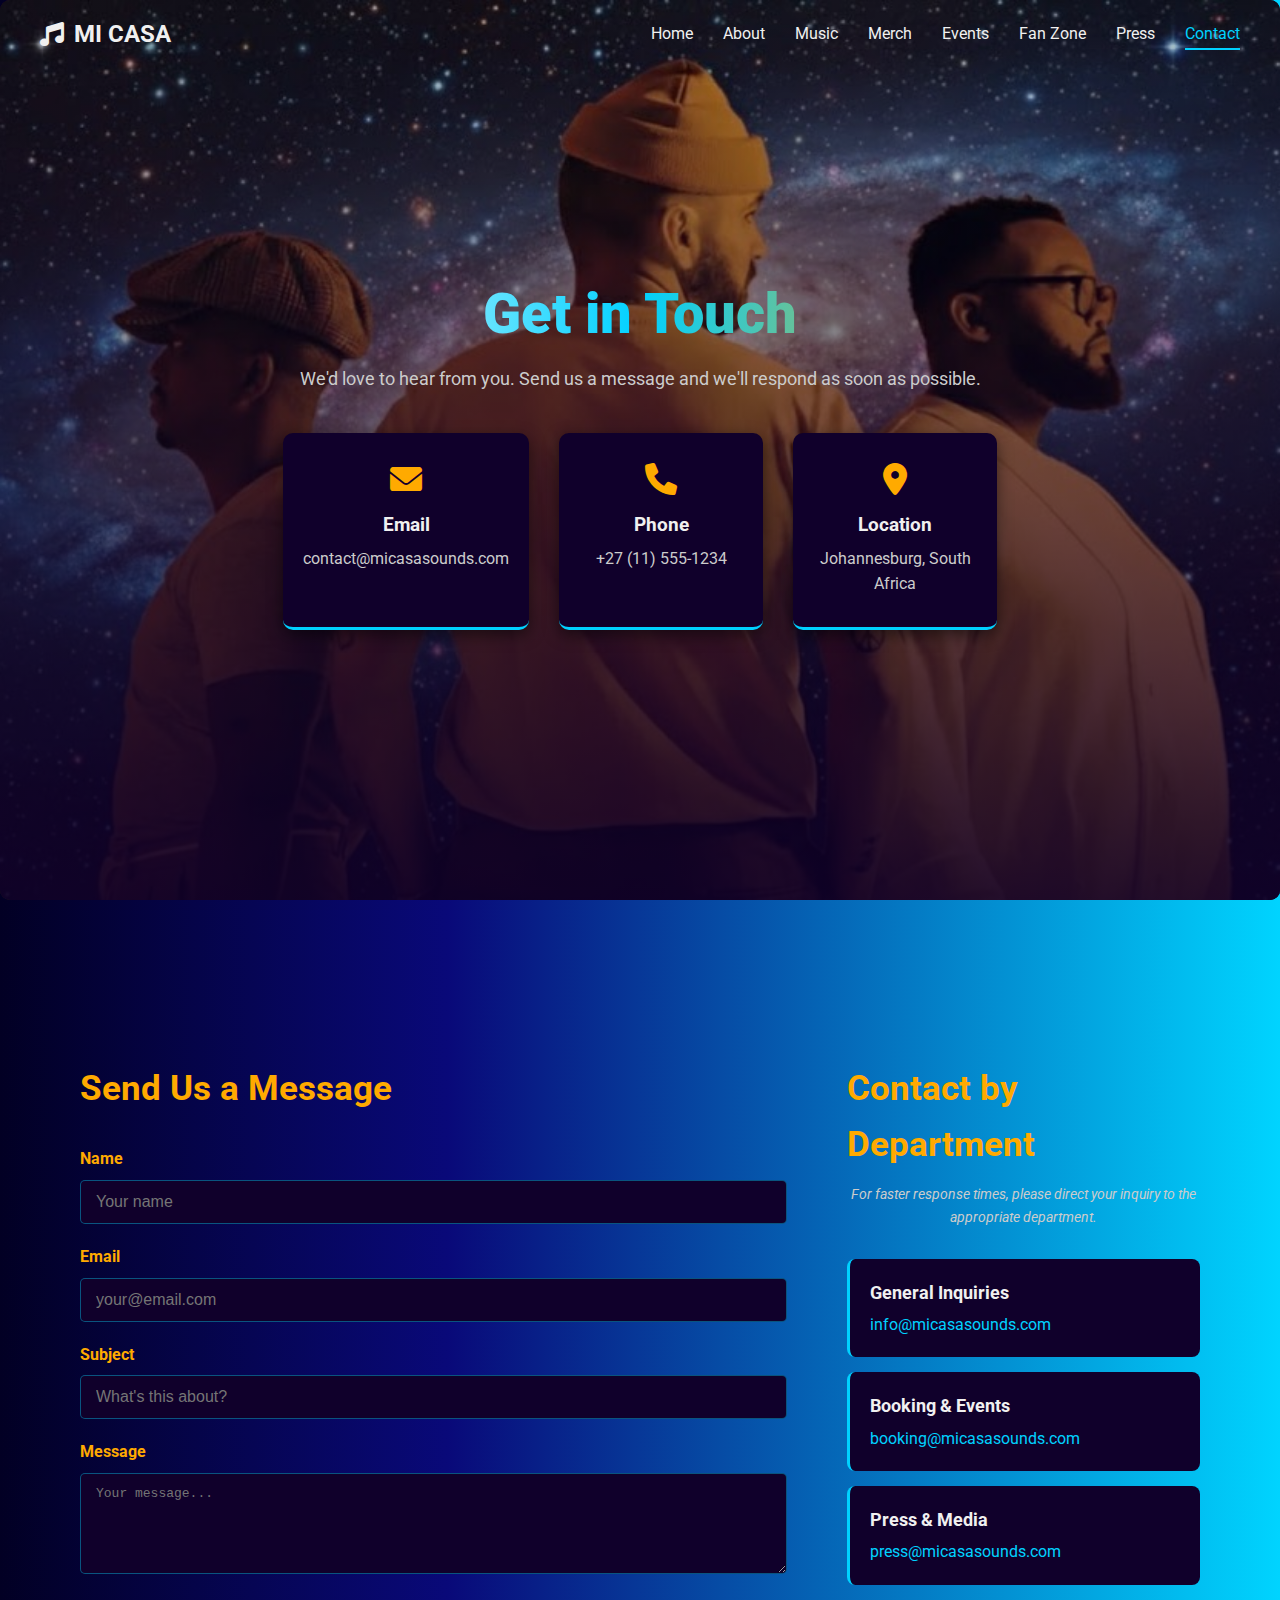
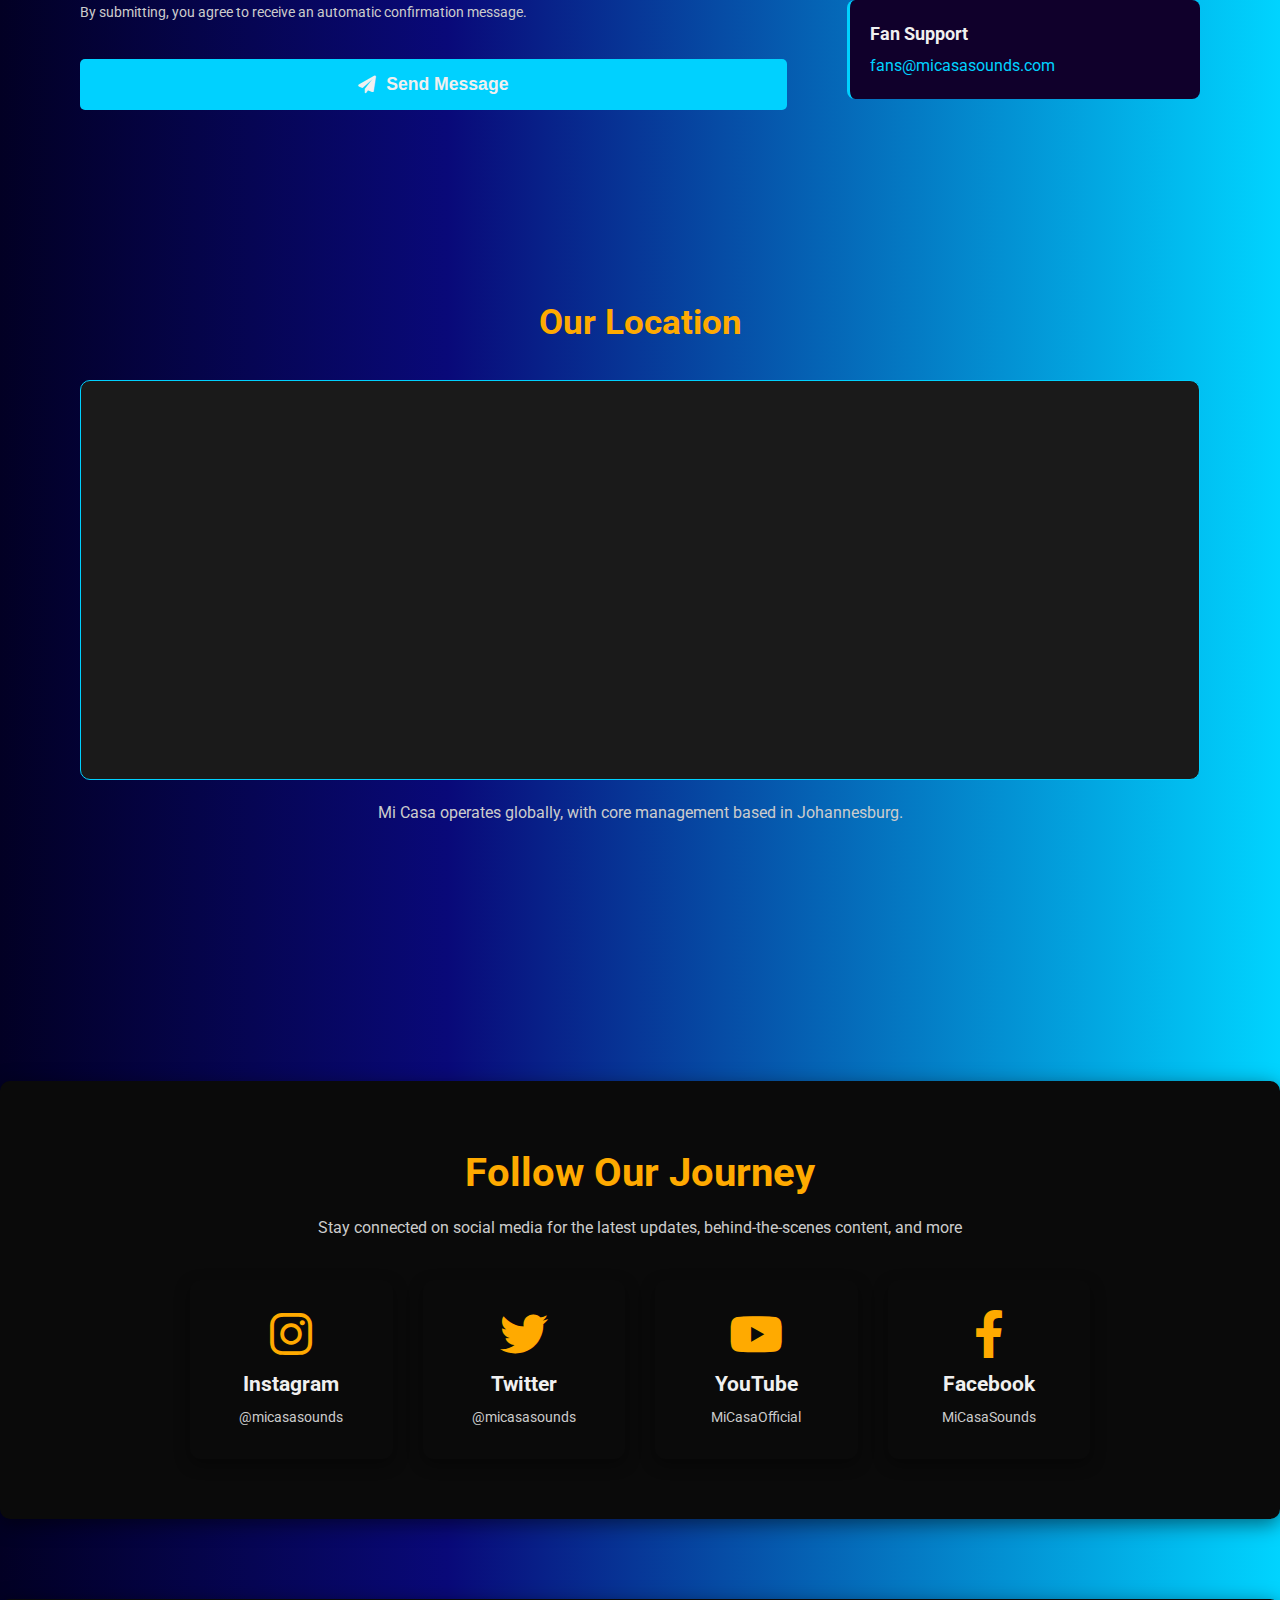
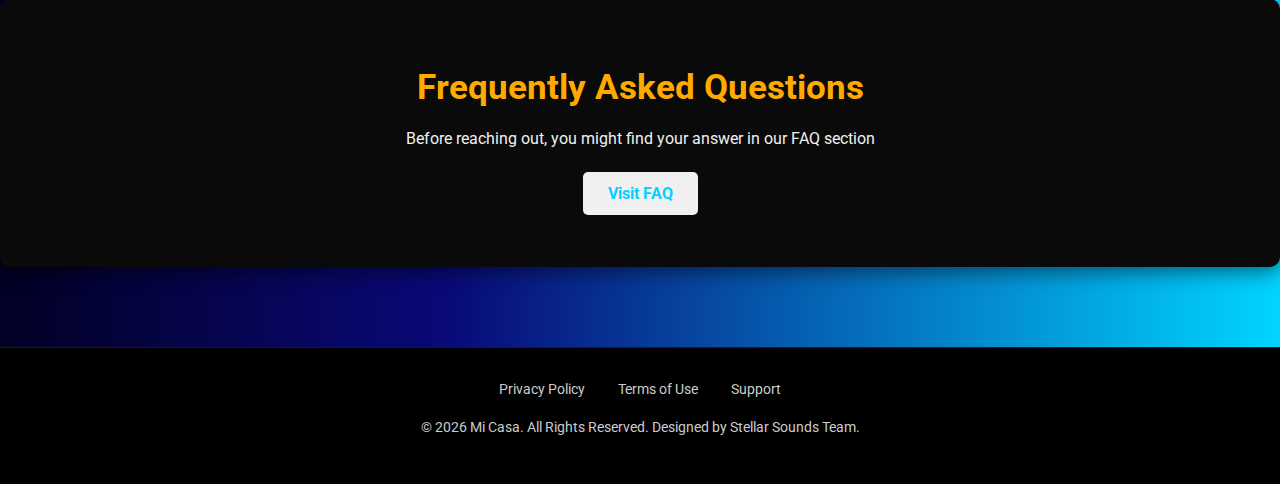
<file: contact.html>
<!DOCTYPE html>
<html lang="en">
<head>
    <meta charset="UTF-8">
    <meta name="viewport" content="width=device-width, initial-scale=1.0">
    <title>Contact | Mi Casa - Get In Touch</title>
    
    <link rel="stylesheet" href="css/style.css"> 
    <link rel="stylesheet" href="https://fonts.googleapis.com/css2?family=Roboto:wght@300;400;700;900&display=swap">
    
    <link rel="stylesheet" href="https://cdnjs.cloudflare.com/ajax/libs/font-awesome/6.0.0-beta3/css/all.min.css">
</head>
<body>

    <header>
        <div class="logo">
            <i class="fa fa-music"></i>
            <span class="band-name">MI CASA</span>
        </div>
        <nav class="main-nav">
            <ul>
                <li><a href="index.html">Home</a></li>
                <li><a href="about.html">About</a></li>
                <li><a href="music.html">Music</a></li>
                <li><a href="merch.html">Merch</a></li>
                <li><a href="events.html">Events</a></li>
                <li><a href="fan.html">Fan Zone</a></li>
                <li><a href="press.html">Press</a></li>
                <li><a href="contact.html" class="active">Contact</a></li>
            </ul>
        </nav>
    </header>

    <main>
        
        <section class="contact-hero-header">
            <div class="header-content">
                <h1>Get in Touch</h1>
                <p>We'd love to hear from you. Send us a message and we'll respond as soon as possible.</p>
                
                <div class="contact-info-cards">
                    <div class="info-card-contact">
                        <i class="fas fa-envelope"></i>
                        <h3>Email</h3>
                        <p>contact@micasasounds.com</p>
                    </div>
                    <div class="info-card-contact">
                        <i class="fas fa-phone"></i>
                        <h3>Phone</h3>
                        <p>+27 (11) 555-1234</p>
                    </div>
                    <div class="info-card-contact">
                        <i class="fas fa-map-marker-alt"></i>
                        <h3>Location</h3>
                        <p>Johannesburg, South Africa</p>
                    </div>
                </div>
            </div>
        </section>
        
        <div class="content-container contact-grid">
            
            <section class="contact-form-section">
                <h2>Send Us a Message</h2>
                <form action="#" method="POST" class="contact-form">
                    
                    <div class="form-group">
                        <label for="name">Name</label>
                        <input type="text" id="name" name="name" placeholder="Your name" required>
                    </div>

                    <div class="form-group">
                        <label for="email">Email</label>
                        <input type="email" id="email" name="email" placeholder="your@email.com" required>
                    </div>

                    <div class="form-group">
                        <label for="subject">Subject</label>
                        <input type="text" id="subject" name="subject" placeholder="What's this about?" required>
                    </div>

                    <div class="form-group">
                        <label for="message">Message</label>
                        <textarea id="message" name="message" rows="5" placeholder="Your message..."></textarea>
                    </div>
                    
                    <div class="auto-reply-confirmation">
                        <p>By submitting, you agree to receive an automatic confirmation message.</p>
                    </div>

                    <button type="submit" class="send-message-button"><i class="fas fa-paper-plane"></i> Send Message</button>
                </form>
            </section>
            
            <section class="department-contacts-section">
                <h2>Contact by Department</h2>
                <p class="subtitle">For faster response times, please direct your inquiry to the appropriate department.</p>

                <div class="department-card">
                    <h3>General Inquiries</h3>
                    <a href="mailto:info@micasasounds.com">info@micasasounds.com</a>
                </div>

                <div class="department-card">
                    <h3>Booking & Events</h3>
                    <a href="mailto:booking@micasasounds.com">booking@micasasounds.com</a>
                </div>

                <div class="department-card">
                    <h3>Press & Media</h3>
                    <a href="mailto:press@micasasounds.com" id="media-team">press@micasasounds.com</a>
                </div>
                
                 <div class="department-card">
                    <h3>Fan Support</h3>
                    <a href="mailto:fans@micasasounds.com">fans@micasasounds.com</a>
                </div>
            </section>
            
            <section class="location-map-section">
                <h2>Our Location</h2>
                <div class="google-map-placeholder">
                                    </div>
                <p>Mi Casa operates globally, with core management based in Johannesburg.</p>
            </section>

        </div>
        
        <section class="follow-journey-section">
            <h2>Follow Our Journey</h2>
            <p>Stay connected on social media for the latest updates, behind-the-scenes content, and more</p>

            <div class="social-media-grid">
                <a href="#" class="social-card instagram">
                    <i class="fab fa-instagram"></i>
                    <h3>Instagram</h3>
                    <p>@micasasounds</p>
                </a>
                <a href="#" class="social-card twitter">
                    <i class="fab fa-twitter"></i>
                    <h3>Twitter</h3>
                    <p>@micasasounds</p>
                </a>
                <a href="#" class="social-card youtube">
                    <i class="fab fa-youtube"></i>
                    <h3>YouTube</h3>
                    <p>MiCasaOfficial</p>
                </a>
                <a href="#" class="social-card facebook">
                    <i class="fab fa-facebook-f"></i>
                    <h3>Facebook</h3>
                    <p>MiCasaSounds</p>
                </a>
            </div>
        </section>
        
        <section class="faq-section-cta">
            <h2>Frequently Asked Questions</h2>
            <p>Before reaching out, you might find your answer in our FAQ section</p>
            <a href="#" class="action-button-alt">Visit FAQ</a>
        </section>

    </main>

    <footer>
        <div class="footer-links">
            <a href="privacy.html">Privacy Policy</a>
            <a href="terms.html">Terms of Use</a>
            <a href="contact.html">Support</a>
        </div>
        <p>&copy; <span id="currentYear"></span> Mi Casa. All Rights Reserved. Designed by Stellar Sounds Team.</p>
    </footer>

    <script>
        document.getElementById('currentYear').textContent = new Date().getFullYear();
    </script>

</body>
</html>
</file>
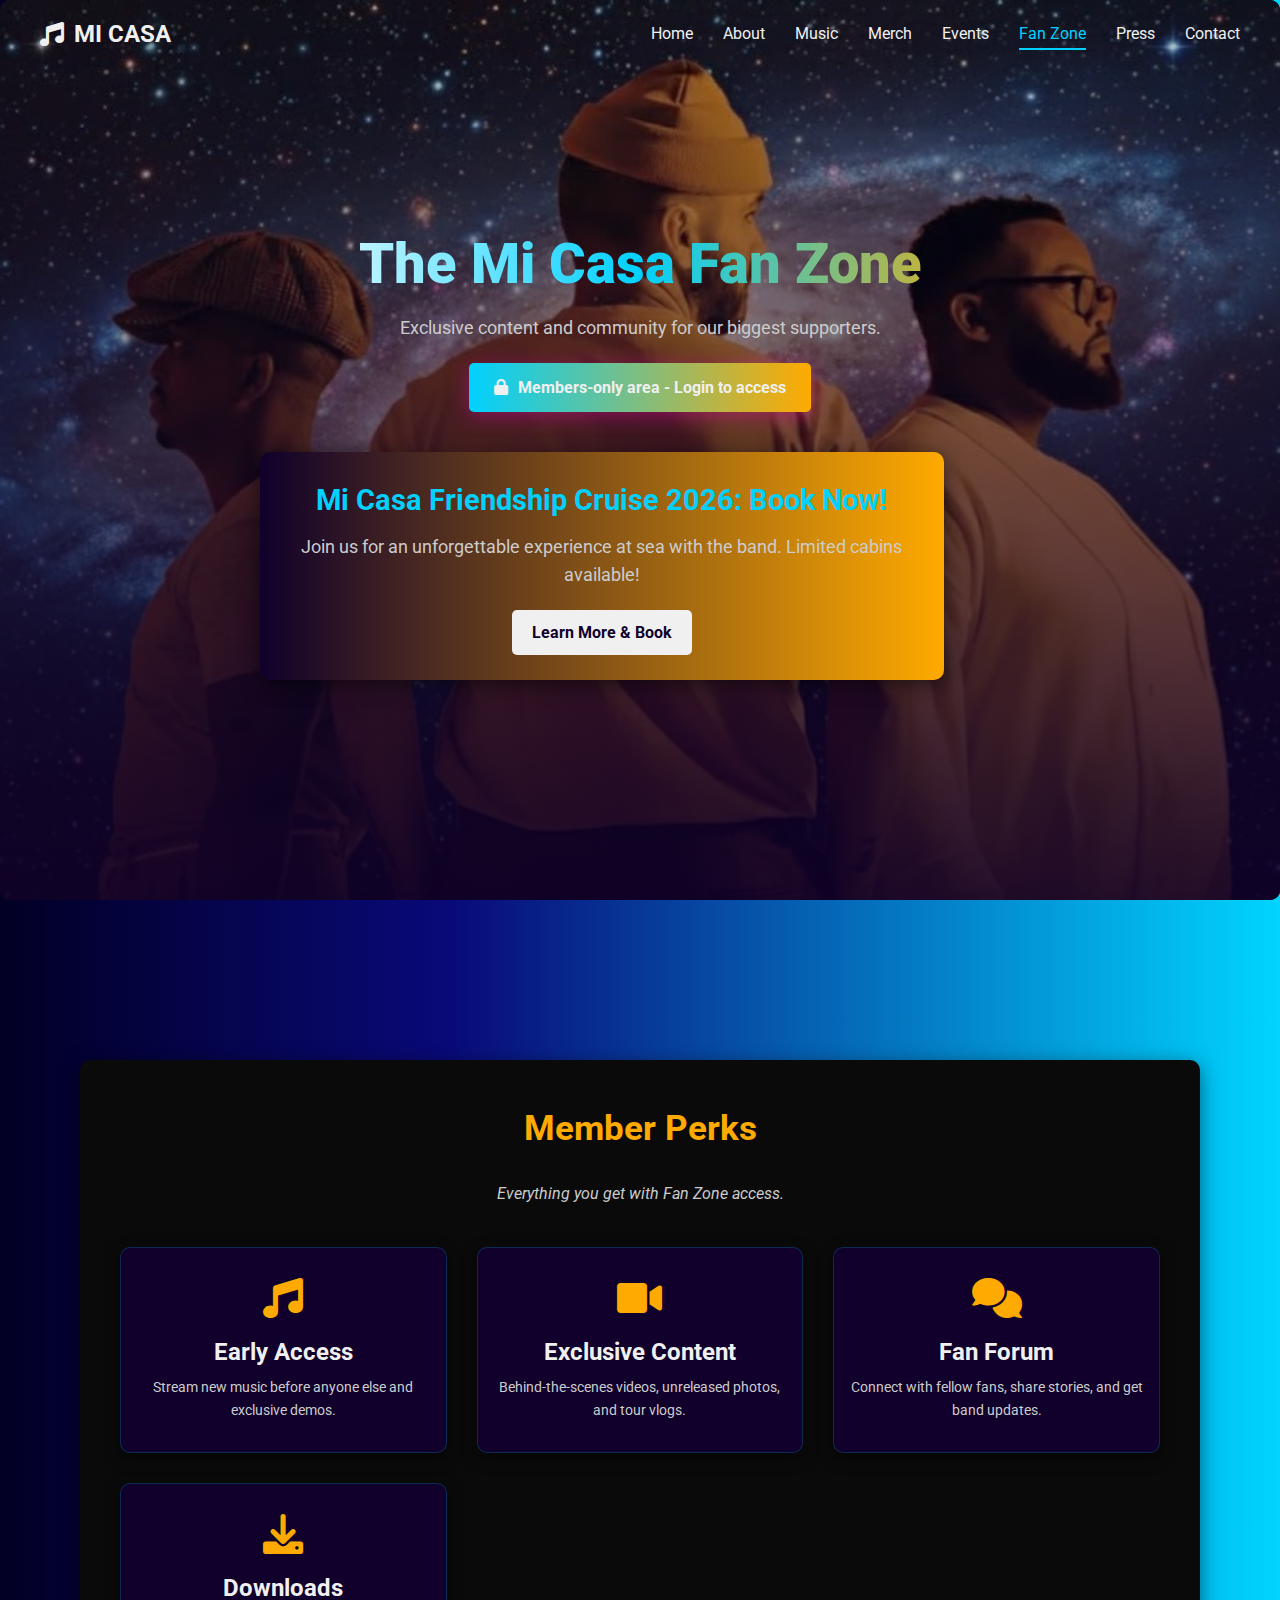
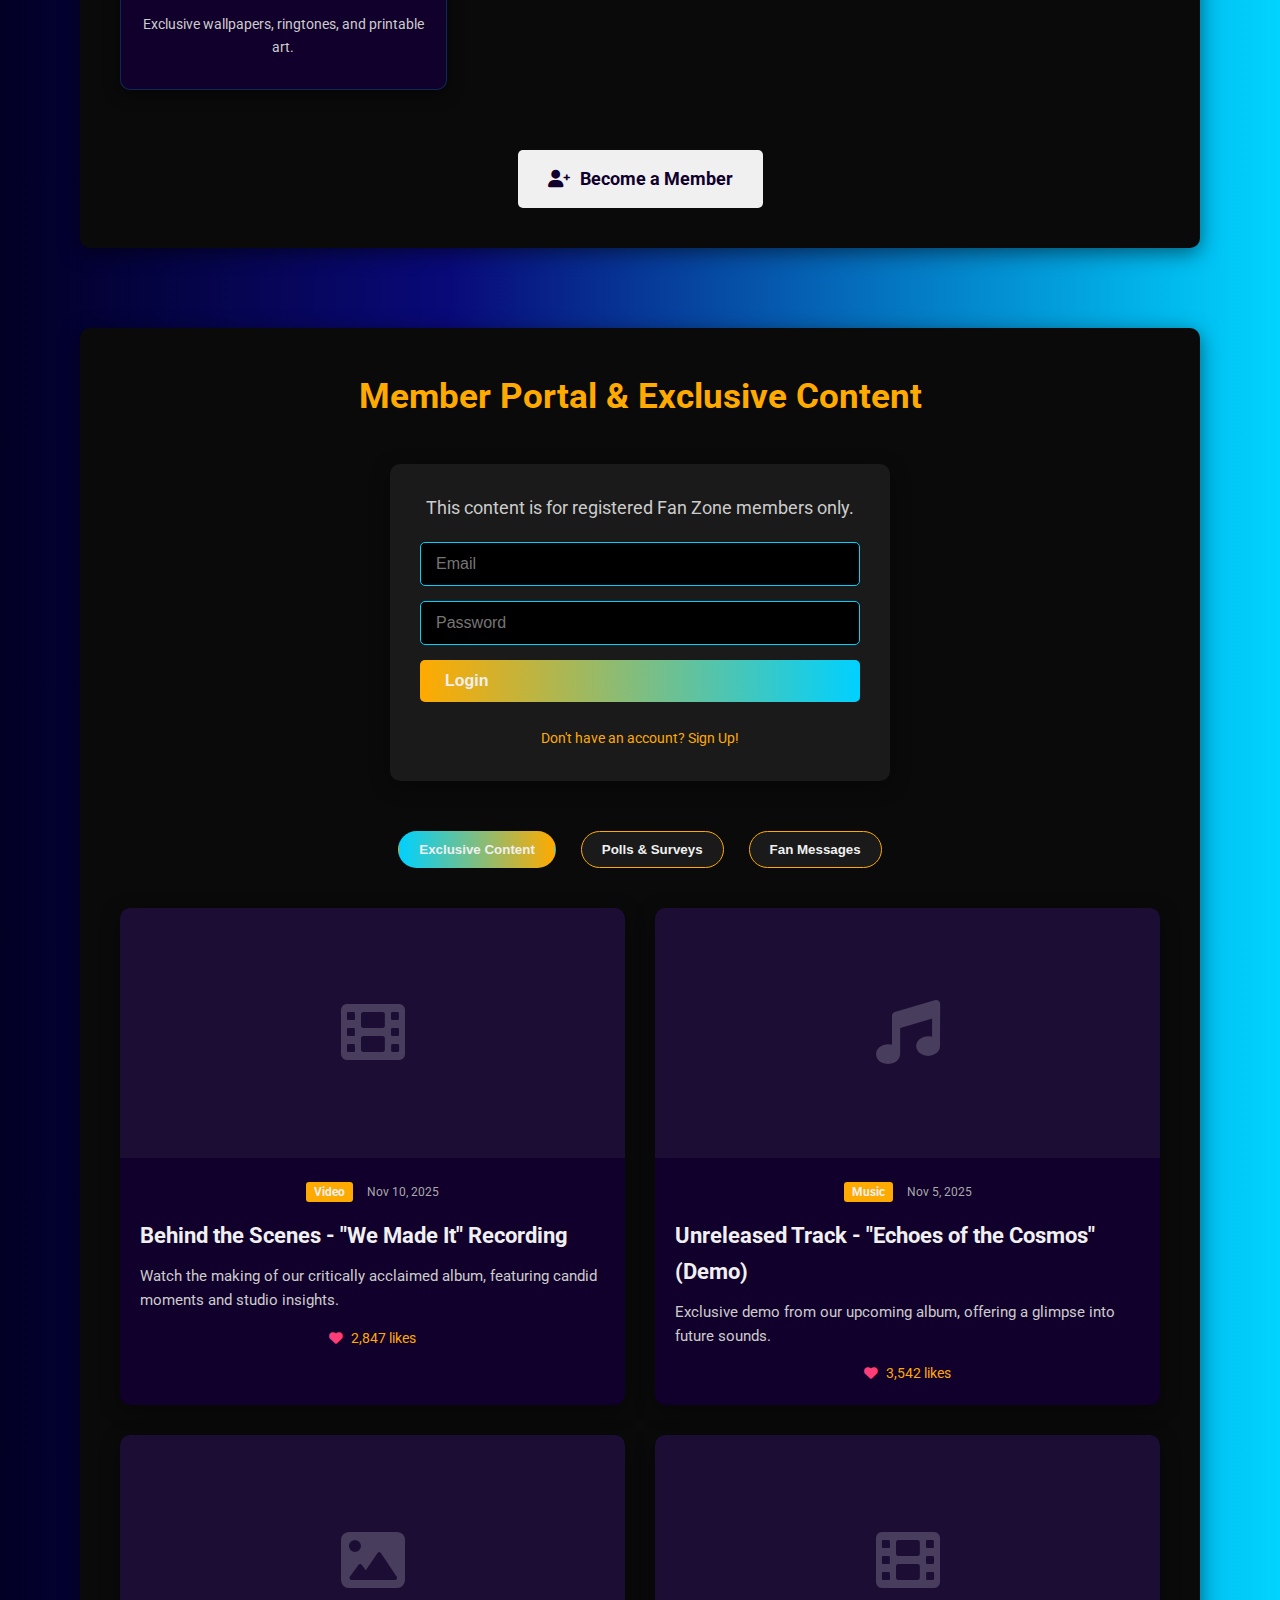
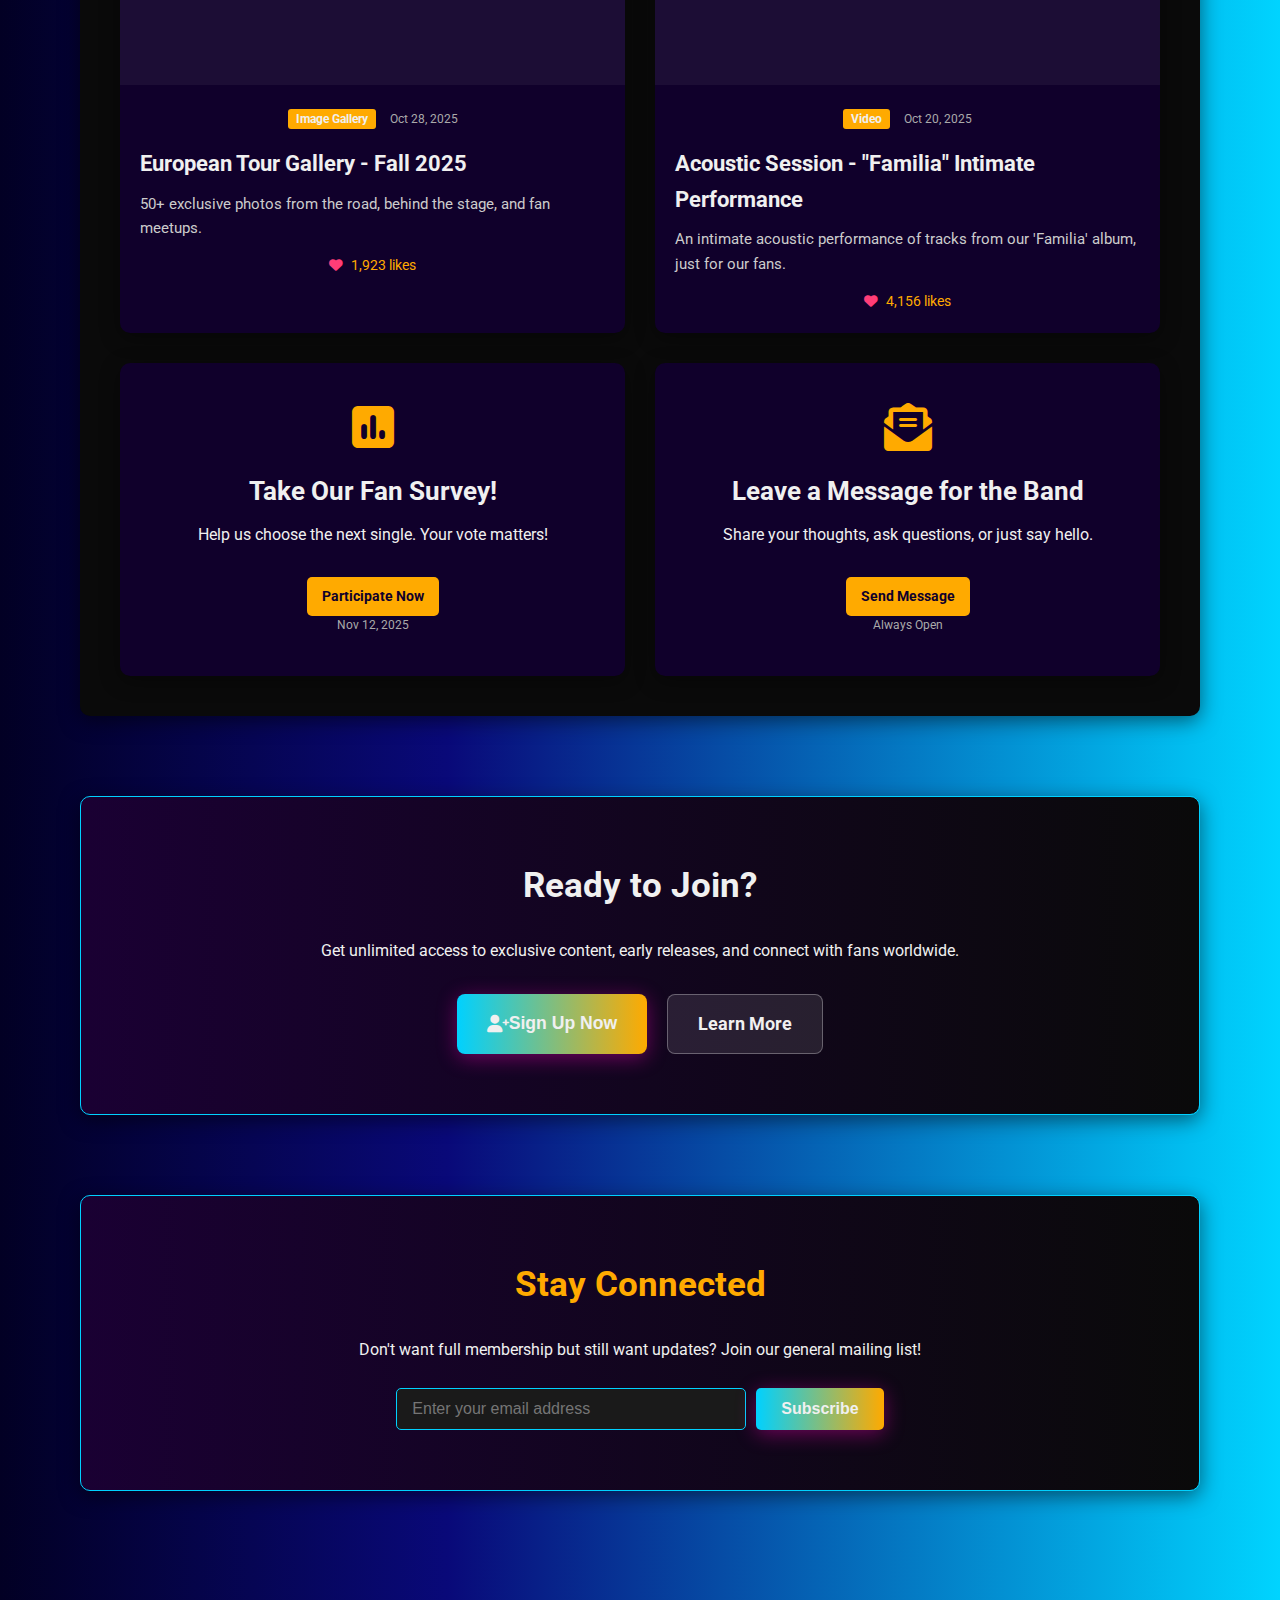
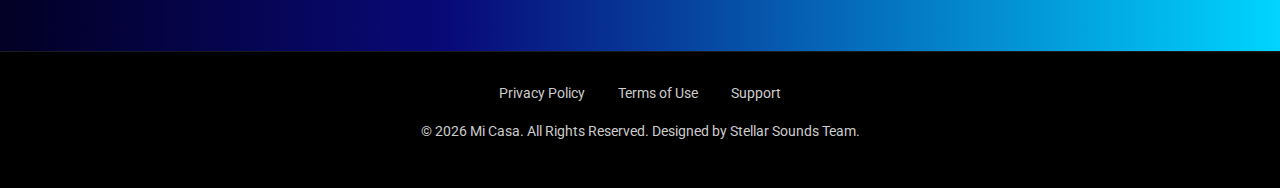
<file: fan.html>
<!DOCTYPE html>
<html lang="en">
<head>
    <meta charset="UTF-8">
    <meta name="viewport" content="width=device-width, initial-scale=1.0">
    <title>Fan Zone | Mi Casa - Friendship Cruise 2026</title>
    
    <link rel="stylesheet" href="css/style.css"> 
    <link rel="stylesheet" href="https://fonts.googleapis.com/css2?family=Roboto:wght@300;400;700;900&display=swap">
    
    <link rel="stylesheet" href="https://cdnjs.cloudflare.com/ajax/libs/font-awesome/6.0.0-beta3/css/all.min.css">
</head>
<body>

    <header>
        <div class="logo">
            <i class="fa fa-music"></i>
            <span class="band-name">MI CASA</span>
        </div>
        <nav class="main-nav">
            <ul>
                <li><a href="index.html">Home</a></li>
                <li><a href="about.html">About</a></li>
                <li><a href="music.html">Music</a></li>
                <li><a href="merch.html">Merch</a></li>
                <li><a href="events.html">Events</a></li>
                <li><a href="fan.html" class="active">Fan Zone</a></li>
                <li><a href="press.html">Press</a></li>
                <li><a href="contact.html">Contact</a></li>
            </ul>
        </nav>
    </header>

    <main>
        <section class="fanzone-hero-header">
            <div class="header-content">
                <h1>The Mi Casa Fan Zone</h1>
                <p>Exclusive content and community for our biggest supporters.</p>
                
                <a href="#member-portal" class="member-login-button"><i class="fas fa-lock"></i> Members-only area - Login to access</a>
                
                <div class="fanzone-promo-banner">
                    <h3>Mi Casa Friendship Cruise 2026: Book Now!</h3>
                    <p>Join us for an unforgettable experience at sea with the band. Limited cabins available!</p>
                    <a href="events.html#friendship-cruise" class="action-button">Learn More & Book</a>
                </div>
            </div>
        </section>
        
        <div class="content-container">
            
            <section class="member-perks-section">
                <h2>Member Perks</h2>
                <p class="subtitle">Everything you get with Fan Zone access.</p>

                <div class="perks-grid">
                    <div class="perk-card">
                        <i class="fas fa-music"></i>
                        <h3>Early Access</h3>
                        <p>Stream new music before anyone else and exclusive demos.</p>
                    </div>
                    <div class="perk-card">
                        <i class="fas fa-video"></i>
                        <h3>Exclusive Content</h3>
                        <p>Behind-the-scenes videos, unreleased photos, and tour vlogs.</p>
                    </div>
                    <div class="perk-card">
                        <i class="fas fa-comments"></i>
                        <h3>Fan Forum</h3>
                        <p>Connect with fellow fans, share stories, and get band updates.</p>
                    </div>
                    <div class="perk-card">
                        <i class="fas fa-download"></i>
                        <h3>Downloads</h3>
                        <p>Exclusive wallpapers, ringtones, and printable art.</p>
                    </div>
                </div>
                
                <div class="text-center margin-top-large">
                    <a href="#join-section" class="action-button large"><i class="fas fa-user-plus"></i> Become a Member</a>
                </div>
            </section>

            <section class="member-portal" id="member-portal">
                <h2>Member Portal & Exclusive Content</h2>
                <div class="member-login-form">
                    <p>This content is for registered Fan Zone members only.</p>
                    <form action="#" method="POST">
                        <input type="email" placeholder="Email" required>
                        <input type="password" placeholder="Password" required>
                        <button type="submit" class="auth-button">Login</button>
                        <a href="#join-section" class="signup-link">Don't have an account? Sign Up!</a>
                    </form>
                </div>
                
                <div class="exclusive-content-nav">
                    <button class="filter-button active">Exclusive Content</button>
                    <button class="filter-button">Polls & Surveys</button>
                    <button class="filter-button">Fan Messages</button>
                </div>

                <div class="exclusive-content-grid">
                    <div class="content-item">
                        <div class="content-thumbnail video-thumbnail"></div>
                        <div class="content-details">
                            <span class="content-type">Video</span>
                            <span class="content-date">Nov 10, 2025</span>
                            <h3>Behind the Scenes - "We Made It" Recording</h3>
                            <p>Watch the making of our critically acclaimed album, featuring candid moments and studio insights.</p>
                            <div class="likes"><i class="fas fa-heart"></i> 2,847 likes</div>
                        </div>
                    </div>
                    
                    <div class="content-item">
                        <div class="content-thumbnail music-thumbnail"></div>
                        <div class="content-details">
                            <span class="content-type">Music</span>
                            <span class="content-date">Nov 5, 2025</span>
                            <h3>Unreleased Track - "Echoes of the Cosmos" (Demo)</h3>
                            <p>Exclusive demo from our upcoming album, offering a glimpse into future sounds.</p>
                            <div class="likes"><i class="fas fa-heart"></i> 3,542 likes</div>
                        </div>
                    </div>

                    <div class="content-item">
                        <div class="content-thumbnail image-thumbnail"></div>
                        <div class="content-details">
                            <span class="content-type">Image Gallery</span>
                            <span class="content-date">Oct 28, 2025</span>
                            <h3>European Tour Gallery - Fall 2025</h3>
                            <p>50+ exclusive photos from the road, behind the stage, and fan meetups.</p>
                            <div class="likes"><i class="fas fa-heart"></i> 1,923 likes</div>
                        </div>
                    </div>

                    <div class="content-item">
                        <div class="content-thumbnail video-thumbnail"></div>
                        <div class="content-details">
                            <span class="content-type">Video</span>
                            <span class="content-date">Oct 20, 2025</span>
                            <h3>Acoustic Session - "Familia" Intimate Performance</h3>
                            <p>An intimate acoustic performance of tracks from our 'Familia' album, just for our fans.</p>
                            <div class="likes"><i class="fas fa-heart"></i> 4,156 likes</div>
                        </div>
                    </div>

                    <div class="content-item survey-poll-card">
                        <i class="fas fa-poll"></i>
                        <h3>Take Our Fan Survey!</h3>
                        <p>Help us choose the next single. Your vote matters!</p>
                        <a href="#" class="action-button small">Participate Now</a>
                        <span class="content-date">Nov 12, 2025</span>
                    </div>

                     <div class="content-item fan-message-card">
                        <i class="fas fa-envelope-open-text"></i>
                        <h3>Leave a Message for the Band</h3>
                        <p>Share your thoughts, ask questions, or just say hello.</p>
                        <a href="feedback.html" class="action-button small">Send Message</a>
                        <span class="content-date">Always Open</span>
                    </div>

                </div>
            </section>

            <section class="join-us-section" id="join-section">
                <h2>Ready to Join?</h2>
                <p>Get unlimited access to exclusive content, early releases, and connect with fans worldwide.</p>
                <div class="join-buttons">
                    <button class="listen-button large"><i class="fas fa-user-plus"></i> Sign Up Now</button>
                    <a href="#member-portal" class="auth-button large">Learn More</a>
                </div>
            </section>
            
            <section class="newsletter-signup">
                <h2>Stay Connected</h2>
                <p>Don't want full membership but still want updates? Join our general mailing list!</p>
                <form action="#" method="POST" class="signup-form">
                    <input type="email" placeholder="Enter your email address" required>
                    <button type="submit" class="listen-button">Subscribe</button>
                </form>
            </section>

        </div>
    </main>

    <footer>
        <div class="footer-links">
            <a href="privacy.html">Privacy Policy</a>
            <a href="terms.html">Terms of Use</a>
            <a href="contact.html">Support</a>
        </div>
        <p>&copy; <span id="currentYear"></span> Mi Casa. All Rights Reserved. Designed by Stellar Sounds Team.</p>
    </footer>

    <script>
        document.getElementById('currentYear').textContent = new Date().getFullYear();
    </script>

</body>
</html>
</file>
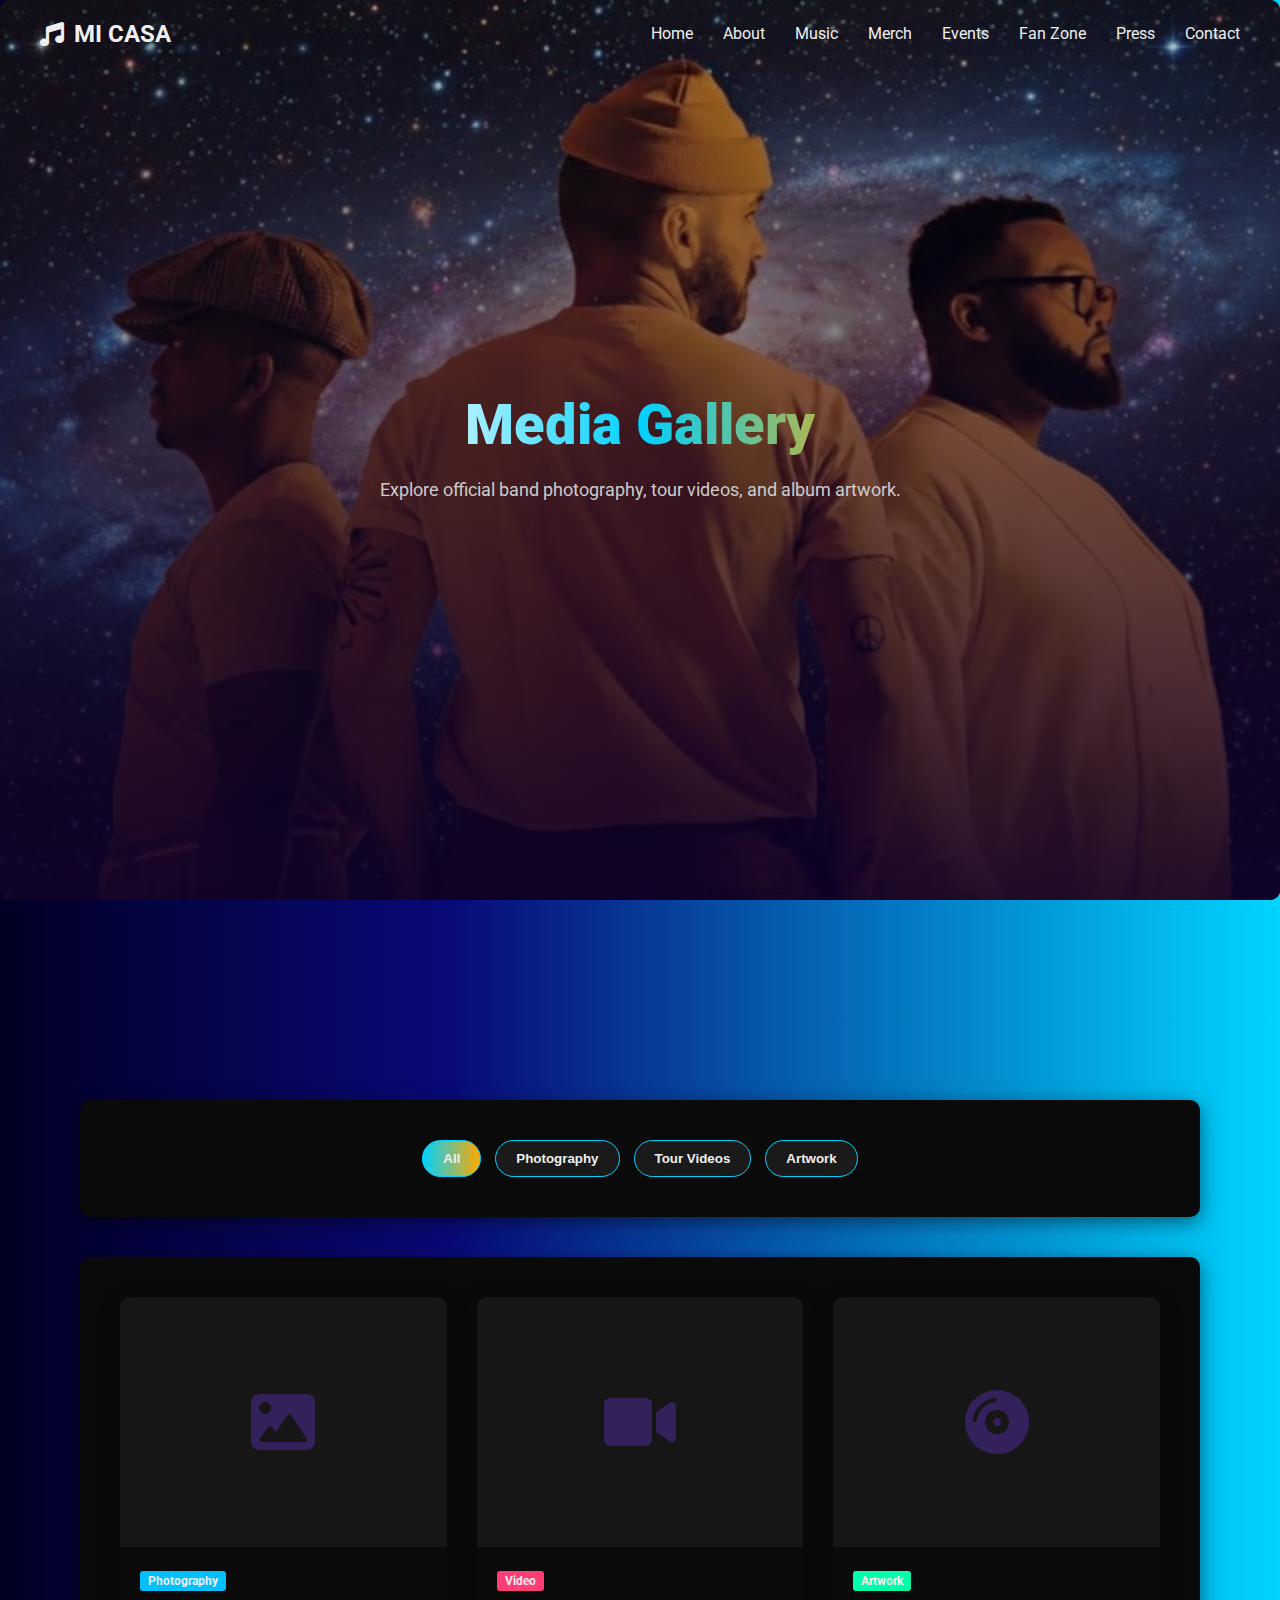
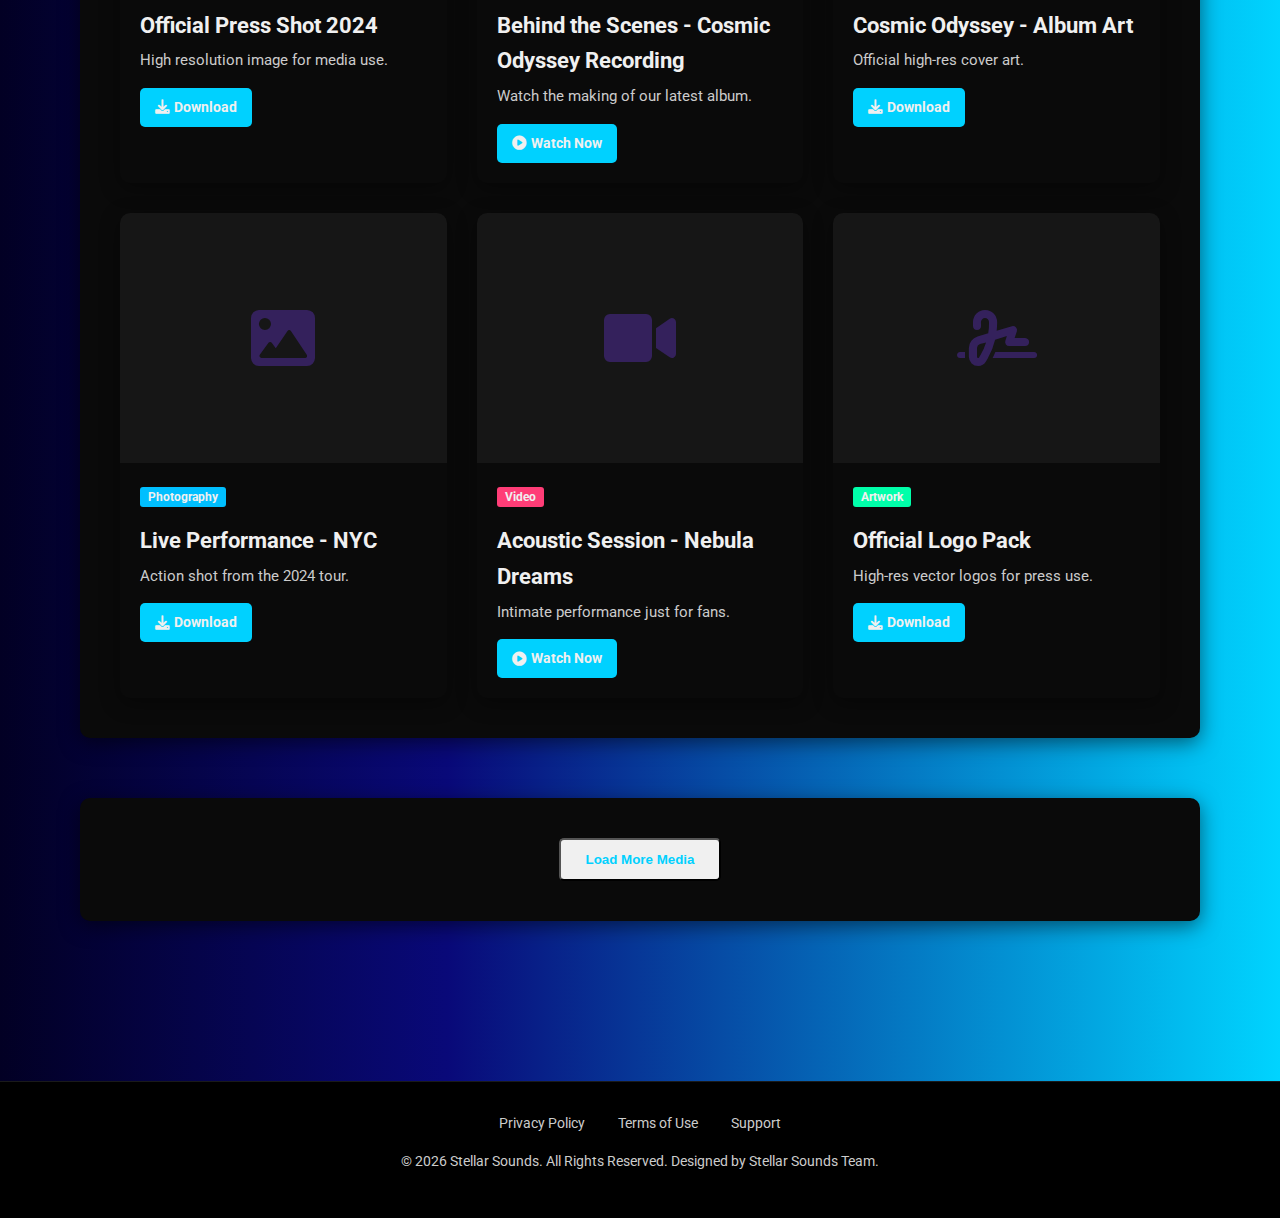
<file: media_gallery.html>
<!DOCTYPE html>
<html lang="en">
<head>
    <meta charset="UTF-8">
    <meta name="viewport" content="width=device-width, initial-scale=1.0">
    <title>Media Gallery | Stellar Sounds</title>
    
    <link rel="stylesheet" href="css/style.css"> 
    <link rel="stylesheet" href="https://fonts.googleapis.com/css2?family=Roboto:wght@300;400;700;900&display=swap">
    
    <link rel="stylesheet" href="https://cdnjs.cloudflare.com/ajax/libs/font-awesome/6.0.0-beta3/css/all.min.css">
</head>
<body>

    <header>
        <div class="logo">
            <i class="fa fa-music"></i>
            <span class="band-name">MI CASA</span>
        </div>
        <nav class="main-nav">
            <ul>
                <li><a href="index.html">Home</a></li>
                <li><a href="about.html">About</a></li> <li><a href="music.html">Music</a></li>
                <li><a href="merch.html">Merch</a></li>
                <li><a href="events.html">Events</a></li>
                <li><a href="fan.html">Fan Zone</a></li>
                <li><a href="press.html">Press</a></li>
                <li><a href="contact.html">Contact</a></li>
            </ul>
        </nav>
    </header>

    <main>
        <section class="media-gallery-hero-header">
            <div class="header-content">
                <h1>Media Gallery</h1>
                <p>Explore official band photography, tour videos, and album artwork.</p>
            </div>
        </section>
        
        <div class="content-container">
            
            <section class="gallery-filters">
                <button class="filter-button active">All</button>
                <button class="filter-button">Photography</button>
                <button class="filter-button">Tour Videos</button>
                <button class="filter-button">Artwork</button>
            </section>
            
            <section class="media-grid">
                
                <div class="media-item photo-type">
                    <div class="media-thumbnail large-thumbnail">
                        <i class="fas fa-image"></i>
                    </div>
                    <div class="media-details">
                        <span class="media-tag photo-tag">Photography</span>
                        <h3>Official Press Shot 2024</h3>
                        <p>High resolution image for media use.</p>
                        <a href="#" class="download-link"><i class="fas fa-download"></i> Download</a>
                    </div>
                </div>

                <div class="media-item video-type">
                    <div class="media-thumbnail large-thumbnail">
                        <i class="fas fa-video"></i>
                    </div>
                    <div class="media-details">
                        <span class="media-tag video-tag">Video</span>
                        <h3>Behind the Scenes - Cosmic Odyssey Recording</h3>
                        <p>Watch the making of our latest album.</p>
                        <a href="#" class="view-link"><i class="fas fa-play-circle"></i> Watch Now</a>
                    </div>
                </div>

                <div class="media-item artwork-type">
                    <div class="media-thumbnail large-thumbnail">
                        <i class="fas fa-compact-disc"></i>
                    </div>
                    <div class="media-details">
                        <span class="media-tag artwork-tag">Artwork</span>
                        <h3>Cosmic Odyssey - Album Art</h3>
                        <p>Official high-res cover art.</p>
                        <a href="#" class="download-link"><i class="fas fa-download"></i> Download</a>
                    </div>
                </div>

                <div class="media-item photo-type">
                    <div class="media-thumbnail large-thumbnail">
                        <i class="fas fa-image"></i>
                    </div>
                    <div class="media-details">
                        <span class="media-tag photo-tag">Photography</span>
                        <h3>Live Performance - NYC</h3>
                        <p>Action shot from the 2024 tour.</p>
                        <a href="#" class="download-link"><i class="fas fa-download"></i> Download</a>
                    </div>
                </div>
                
                <div class="media-item video-type">
                    <div class="media-thumbnail large-thumbnail">
                        <i class="fas fa-video"></i>
                    </div>
                    <div class="media-details">
                        <span class="media-tag video-tag">Video</span>
                        <h3>Acoustic Session - Nebula Dreams</h3>
                        <p>Intimate performance just for fans.</p>
                        <a href="#" class="view-link"><i class="fas fa-play-circle"></i> Watch Now</a>
                    </div>
                </div>

                <div class="media-item artwork-type">
                    <div class="media-thumbnail large-thumbnail">
                        <i class="fas fa-signature"></i>
                    </div>
                    <div class="media-details">
                        <span class="media-tag artwork-tag">Artwork</span>
                        <h3>Official Logo Pack</h3>
                        <p>High-res vector logos for press use.</p>
                        <a href="#" class="download-link"><i class="fas fa-download"></i> Download</a>
                    </div>
                </div>

            </section>
            
            <section class="load-more-section">
                <button class="action-button-alt">Load More Media</button>
            </section>

        </div>
    </main>

    <footer>
        <div class="footer-links">
            <a href="privacy.html">Privacy Policy</a>
            <a href="terms.html">Terms of Use</a>
            <a href="contact.html">Support</a>
        </div>
        <p>&copy; <span id="currentYear"></span> Stellar Sounds. All Rights Reserved. Designed by Stellar Sounds Team.</p>
    </footer>

    <script>
        document.getElementById('currentYear').textContent = new Date().getFullYear();
    </script>

</body>
</html>
</file>
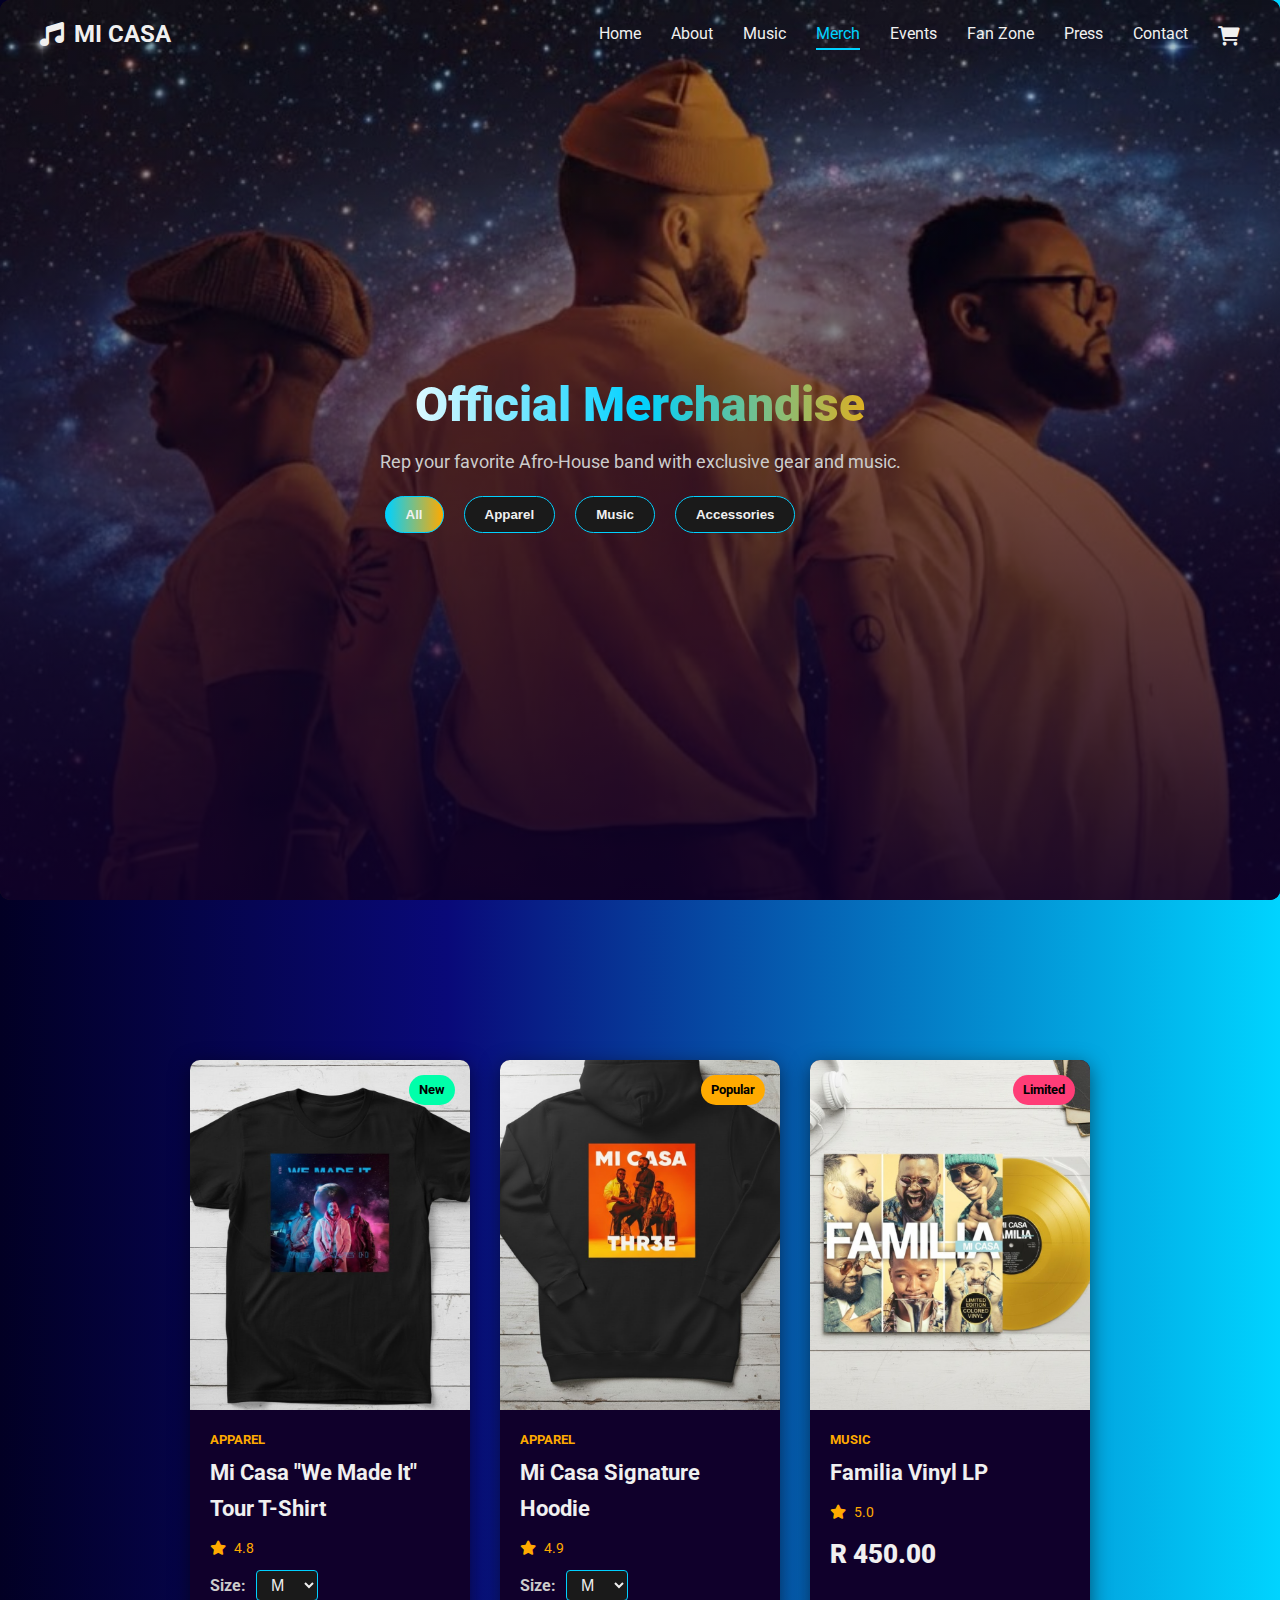
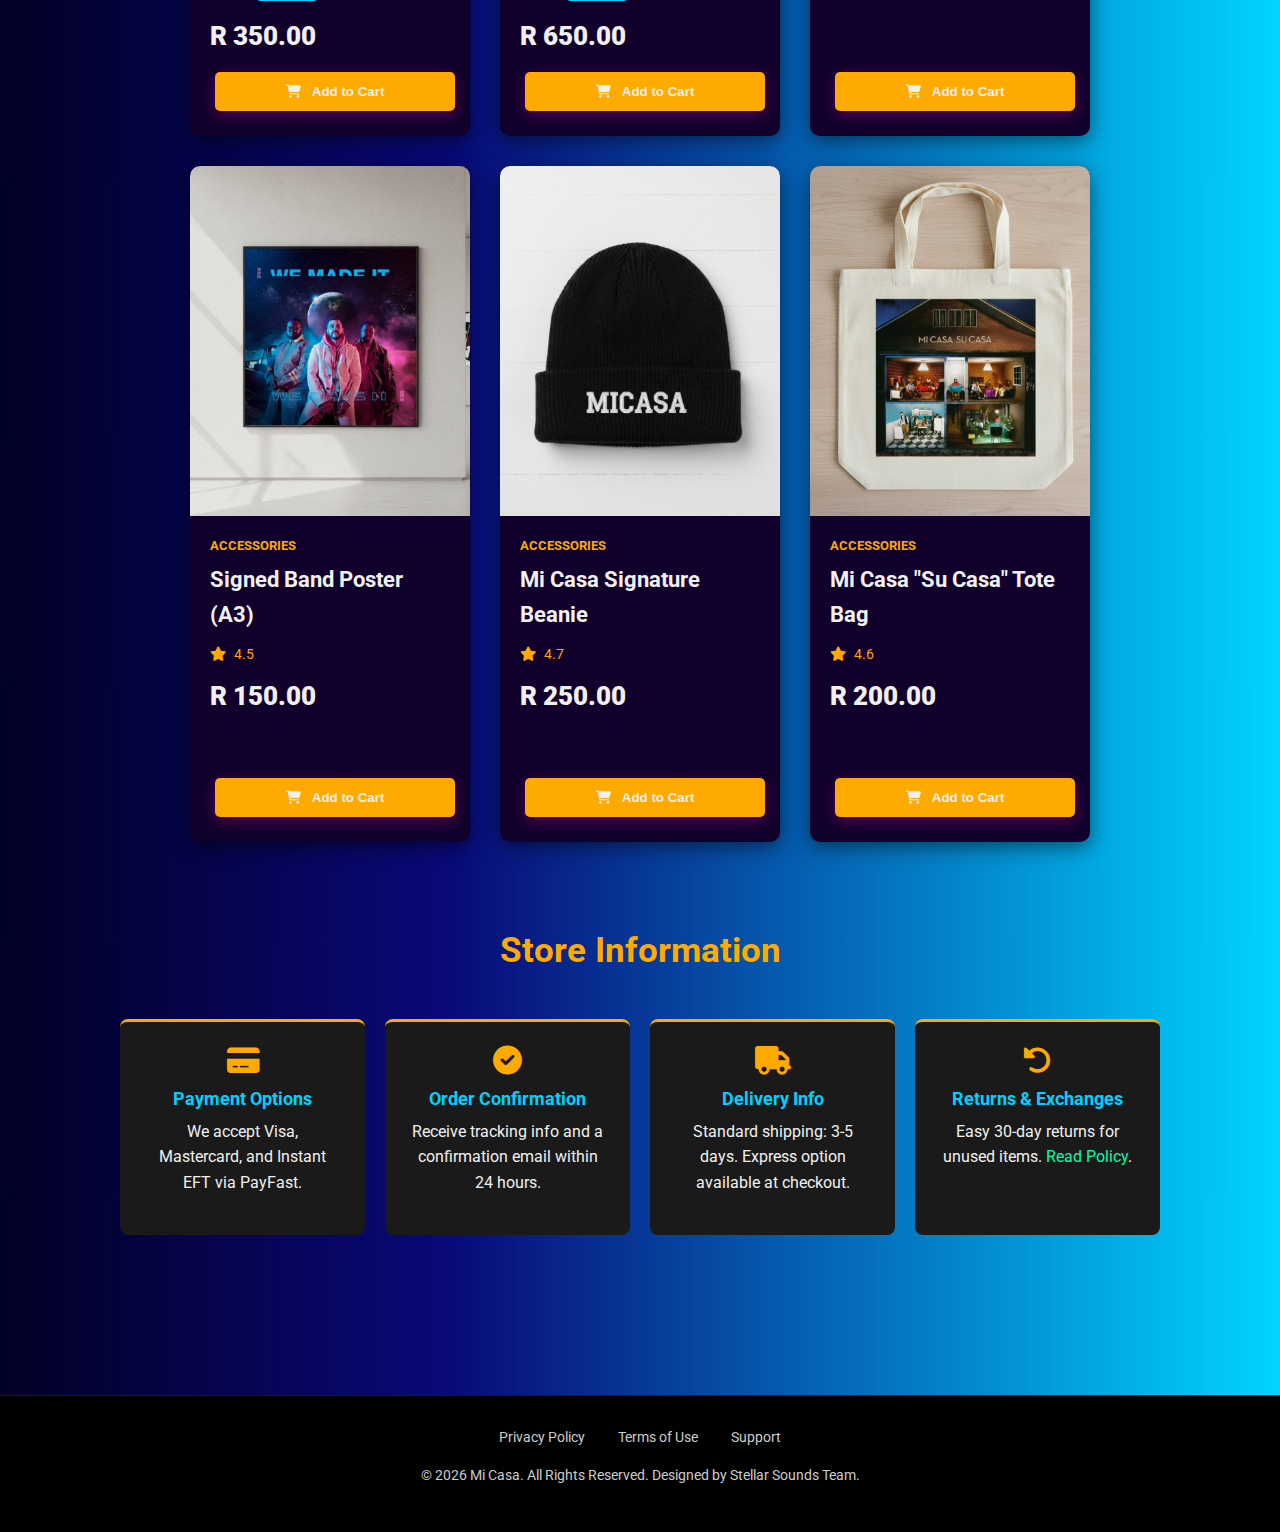
<file: merch.html>
<!DOCTYPE html>
<html lang="en">
<head>
    <meta charset="UTF-8">
    <meta name="viewport" content="width=device-width, initial-scale=1.0">
    <title>Merch | Mi Casa - Official Store</title>
    
    <link rel="stylesheet" href="css/style.css"> 
    <link rel="stylesheet" href="https://fonts.googleapis.com/css2?family=Roboto:wght@300;400;700;900&display=swap">
    
    <link rel="stylesheet" href="https://cdnjs.cloudflare.com/ajax/libs/font-awesome/6.0.0-beta3/css/all.min.css">
    <style>
        /* This prevents grid items from stretching when other items are hidden by the filter */
        /* We are overriding the grid-template-columns from the main stylesheet here for more control. */
        .products-grid {
            grid-template-columns: repeat(auto-fill, minmax(280px, 280px));
            justify-content: center; /* Center the grid items when there's extra space */
        }

        /* Custom Toast Notification Styles */
        #toast-notification {
            position: fixed;
            bottom: 30px;
            left: 50%;
            transform: translateX(-50%);
            background-color: #28a745; /* Success green */
            color: white;
            padding: 16px 25px;
            border-radius: 8px;
            display: flex;
            align-items: center;
            gap: 15px;
            z-index: 1000;
            opacity: 0;
            visibility: hidden;
            transition: opacity 0.3s, visibility 0.3s, bottom 0.3s ease-in-out;
            box-shadow: 0 5px 15px rgba(0,0,0,0.2);
            font-size: 1rem;
            font-weight: 500;
        }

        /* Styles for the new size selector */
        .size-selector {
            margin-bottom: 15px;
            display: flex;
            align-items: center;
            gap: 10px;
        }
        .size-selector label {
            font-weight: 700;
            color: #ccc;
        }
        .size-selector select {
            padding: 5px 10px;
            background-color: var(--card-bg-dark);
            border: 1px solid var(--primary-color);
            color: var(--text-color-light);
            border-radius: 4px;
            font-size: 1em;
        }
    </style>
</head>
<body>

    <header>
        <div class="logo">
            <i class="fa fa-music"></i>
            <span class="band-name">MI CASA</span>
        </div>
        <nav class="main-nav">
            <ul>
                <li><a href="index.html">Home</a></li>
                <li><a href="about.html">About</a></li>
                <li><a href="music.html">Music</a></li>
                <li><a href="merch.html" class="active">Merch</a></li>
                <li><a href="events.html">Events</a></li>
                <li><a href="fan.html">Fan Zone</a></li>
                <li><a href="press.html">Press</a></li>
                <li><a href="contact.html">Contact</a></li>
                <li><a href="cart.html" title="Shopping Cart"><i class="fas fa-shopping-cart"></i></a></li>
            </ul>
        </nav>
    </header>

    <main>
        <section class="merch-hero-header">
            <div class="header-content">
                <h1>Official Merchandise</h1>
                <p>Rep your favorite Afro-House band with exclusive gear and music.</p>
                
                <div class="category-filter">
                    <button class="filter-button active">All</button>
                    <button class="filter-button">Apparel</button>
                    <button class="filter-button">Music</button>
                    <button class="filter-button">Accessories</button>
                </div>
            </div>
        </section>
        
        <div class="content-container">
            
            <section class="product-gallery">
                
                <div class="products-grid">
                    <!-- Add data attributes for JS -->
                    <div class="product-card" 
                         data-product-id="m-001" 
                         data-product-name="Mi Casa 'We Made It' Tour T-Shirt" 
                         data-product-price="350.00" 
                         data-product-image="images/t_shirt.jpg">
                        <div class="product-image" style="background-image: url('images/t_shirt.jpg');">
                            <span class="product-tag new">New</span>
                        </div>
                        <div class="product-details">
                            <span class="product-category">Apparel</span>
                            <h3>Mi Casa "We Made It" Tour T-Shirt</h3>
                            <div class="rating">
                                <i class="fas fa-star"></i> 4.8
                            </div>
                            <div class="size-selector">
                                <label for="size-m-001">Size:</label>
                                <select id="size-m-001" name="size">
                                    <option value="S">S</option>
                                    <option value="M" selected>M</option>
                                    <option value="L">L</option>
                                    <option value="XL">XL</option>
                                </select>
                            </div>
                            <div class="price">R 350.00</div>
                            <button class="add-to-cart-button full-width">
                                <i class="fas fa-shopping-cart"></i> Add to Cart
                            </button>
                        </div>
                    </div>
                    
                    <div class="product-card"
                         data-product-id="m-002"
                         data-product-name="Mi Casa Signature Hoodie"
                         data-product-price="650.00"
                         data-product-image="images/hoodie.jpg">
                          <div class="product-image" style="background-image: url('images/hoodie.jpg');">
                            <span class="product-tag popular">Popular</span>
                        </div>
                        <div class="product-details">
                            <span class="product-category">Apparel</span>
                            <h3>Mi Casa Signature Hoodie</h3>
                            <div class="rating">
                                <i class="fas fa-star"></i> 4.9
                            </div>
                            <div class="size-selector">
                                <label for="size-m-002">Size:</label>
                                <select id="size-m-002" name="size">
                                    <option value="S">S</option>
                                    <option value="M" selected>M</option>
                                    <option value="L">L</option>
                                    <option value="XL">XL</option>
                                </select>
                            </div>
                            <div class="price">R 650.00</div>
                            <button class="add-to-cart-button full-width">
                                <i class="fas fa-shopping-cart"></i> Add to Cart
                            </button>
                        </div>
                    </div>

                    <div class="product-card"
                         data-product-id="m-003"
                         data-product-name="Familia Vinyl LP"
                         data-product-price="450.00"
                         data-product-image="images/famMerch.jpg">
                             <div class="product-image" style="background-image: url('images/famMerch.jpg');">
                            <span class="product-tag limited">Limited</span>
                        </div>
                        <div class="product-details">
                            <span class="product-category">Music</span>
                            <h3>Familia Vinyl LP</h3>
                            <div class="rating">
                                <i class="fas fa-star"></i> 5.0
                            </div>
                            <div class="price">R 450.00</div>
                            <button class="add-to-cart-button full-width">
                                <i class="fas fa-shopping-cart"></i> Add to Cart
                            </button>
                        </div>
                    </div>

                    <div class="product-card"
                         data-product-id="m-004"
                         data-product-name="Signed Band Poster (A3)"
                         data-product-price="150.00"
                         data-product-image="images/poster.jpg">
                        <div class="product-image" style="background-image: url('images/poster.jpg');">
                        </div>
                        <div class="product-details">
                            <span class="product-category">Accessories</span>
                            <h3>Signed Band Poster (A3)</h3>
                            <div class="rating">
                                <i class="fas fa-star"></i> 4.5
                            </div>
                            <div class="price">R 150.00</div>
                            <button class="add-to-cart-button full-width">
                                <i class="fas fa-shopping-cart"></i> Add to Cart
                            </button>
                        </div>
                    </div>

                    <div class="product-card"
                         data-product-id="m-005"
                         data-product-name="Mi Casa Signature Beanie"
                         data-product-price="250.00"
                         data-product-image="images/beanie.jpg">
                        <div class="product-image" style="background-image: url('images/beanie.jpg');">
                        </div>
                        <div class="product-details">
                            <span class="product-category">Accessories</span>
                            <h3>Mi Casa Signature Beanie</h3>
                            <div class="rating">
                                <i class="fas fa-star"></i> 4.7
                            </div>
                            <div class="price">R 250.00</div>
                            <button class="add-to-cart-button full-width">
                                <i class="fas fa-shopping-cart"></i> Add to Cart
                            </button>
                        </div>
                    </div>

                    <div class="product-card"
                         data-product-id="m-006"
                         data-product-name="Mi Casa 'Su Casa' Tote Bag"
                         data-product-price="200.00"
                         data-product-image="images/bag.jpg">
                        <div class="product-image" style="background-image: url('images/bag.jpg');">
                        </div>
                        <div class="product-details">
                            <span class="product-category">Accessories</span>
                            <h3>Mi Casa "Su Casa" Tote Bag</h3>
                            <div class="rating">
                                <i class="fas fa-star"></i> 4.6
                            </div>
                            <div class="price">R 200.00</div>
                            <button class="add-to-cart-button full-width">
                                <i class="fas fa-shopping-cart"></i> Add to Cart
                            </button>
                        </div>
                    </div>
                </div>
            </section>
            
            <section class="ecommerce-footer">
                <h2>Store Information</h2>
                <div class="info-grid">
                    <div class="info-card">
                        <i class="fas fa-credit-card"></i>
                        <h3>Payment Options</h3>
                        <p>We accept Visa, Mastercard, and Instant EFT via PayFast.</p>
                    </div>
                    <div class="info-card">
                        <i class="fas fa-check-circle"></i>
                        <h3>Order Confirmation</h3>
                        <p>Receive tracking info and a confirmation email within 24 hours.</p>
                    </div>
                    <div class="info-card">
                        <i class="fas fa-truck"></i>
                        <h3>Delivery Info</h3>
                        <p>Standard shipping: 3-5 days. Express option available at checkout.</p>
                    </div>
                    <div class="info-card">
                        <i class="fas fa-undo-alt"></i>
                        <h3>Returns & Exchanges</h3>
                        <p>Easy 30-day returns for unused items. <a href="#">Read Policy</a>.</p>
                    </div>
                </div>
            </section>

            <!-- Toast Notification Element -->
            <div id="toast-notification">
                <i class="fas fa-check-circle"></i>
                <span>Item added to cart!</span>
            </div>
            
        </div>
    </main>

    <footer>
        <div class="footer-links">
            <a href="privacy.html">Privacy Policy</a>
            <a href="terms.html">Terms of Use</a>
            <a href="contact.html">Support</a>
        </div>
        <p>&copy; <span id="currentYear"></span> Mi Casa. All Rights Reserved. Designed by Stellar Sounds Team.</p>
    </footer>

    <script>
        document.getElementById('currentYear').textContent = new Date().getFullYear();
    </script>
    <script src="js/cart.js"></script>
    <script>
        document.addEventListener('DOMContentLoaded', () => {
            const filterButtons = document.querySelectorAll('.category-filter .filter-button');
            const productCards = document.querySelectorAll('.product-card');

            filterButtons.forEach(button => {
                button.addEventListener('click', () => {
                    // Get the category from the button's text content
                    const filter = button.textContent.trim();

                    // Update active state on buttons
                    filterButtons.forEach(btn => btn.classList.remove('active'));
                    button.classList.add('active');

                    // Filter the product cards
                    productCards.forEach(card => {
                        const category = card.querySelector('.product-category').textContent.trim();

                        if (filter === 'All' || category === filter) {
                            // Show the card if it matches or if 'All' is selected
                            card.style.display = 'block';
                        } else {
                            // Hide the card if it doesn't match
                            card.style.display = 'none';
                        }
                    });
                });
            });

            // Add to Cart Toast Notification
            const addToCartButtons = document.querySelectorAll('.add-to-cart-button');
            const toast = document.getElementById('toast-notification');

            addToCartButtons.forEach(button => {
                button.addEventListener('click', () => {
                    // Show the toast notification
                    toast.style.visibility = 'visible';
                    toast.style.opacity = '1';
                    toast.style.bottom = '50px';

                    // Hide the toast after a few seconds
                    setTimeout(() => {
                        toast.style.opacity = '0';
                    }, 2500);
                });
            });
        });
    </script>

</body>
</html>
</file>
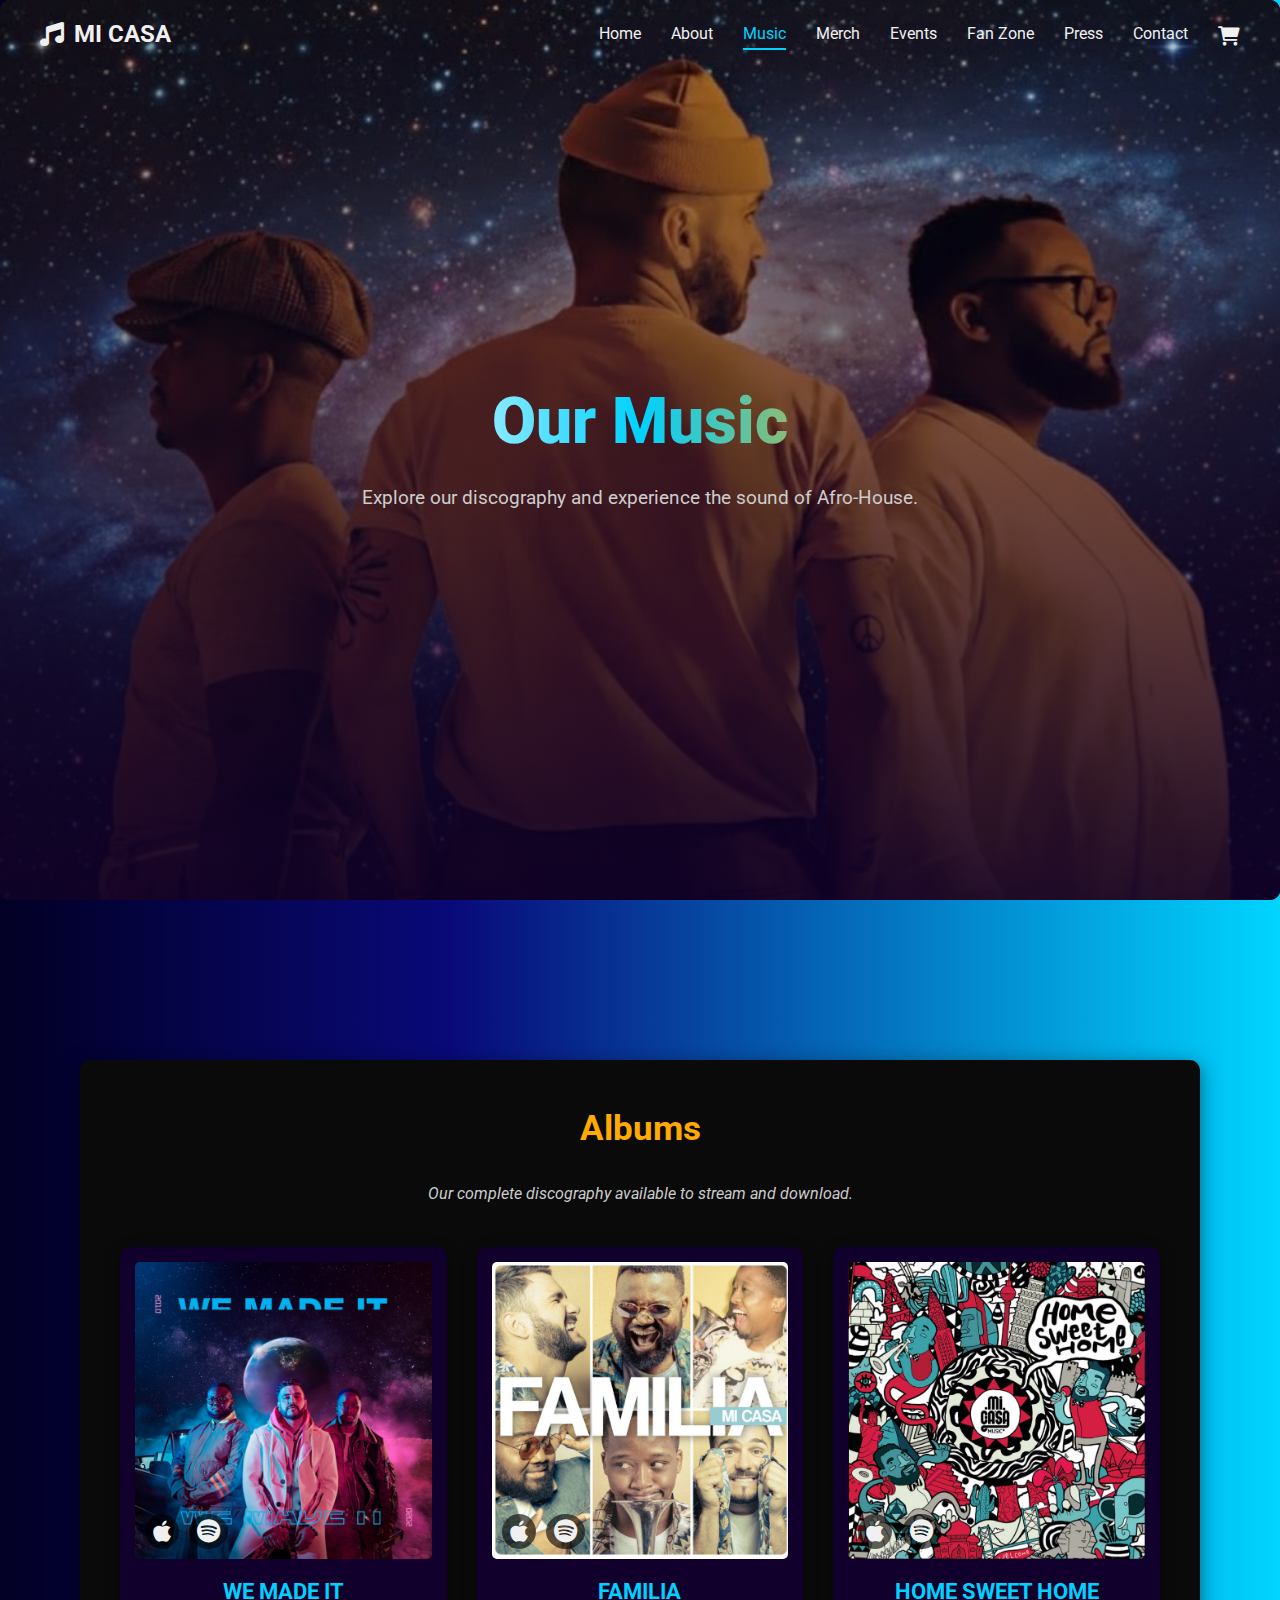
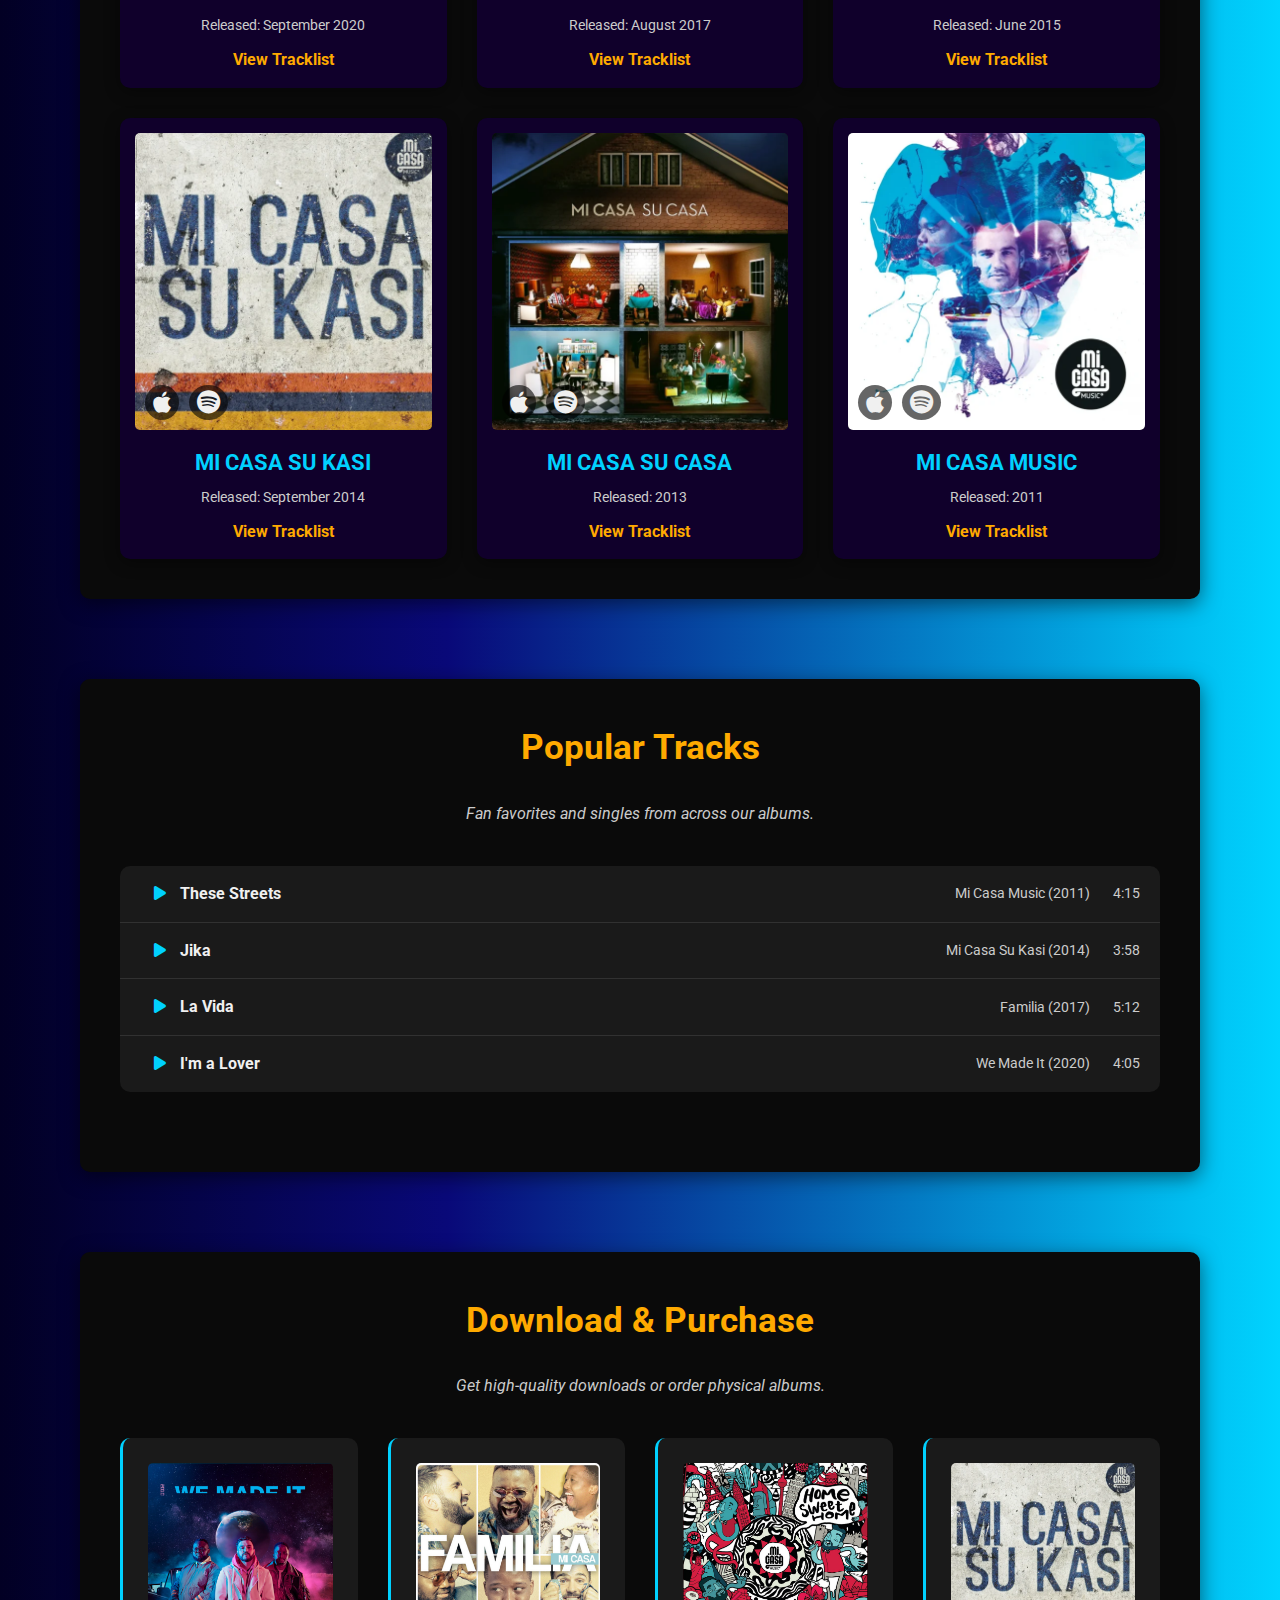
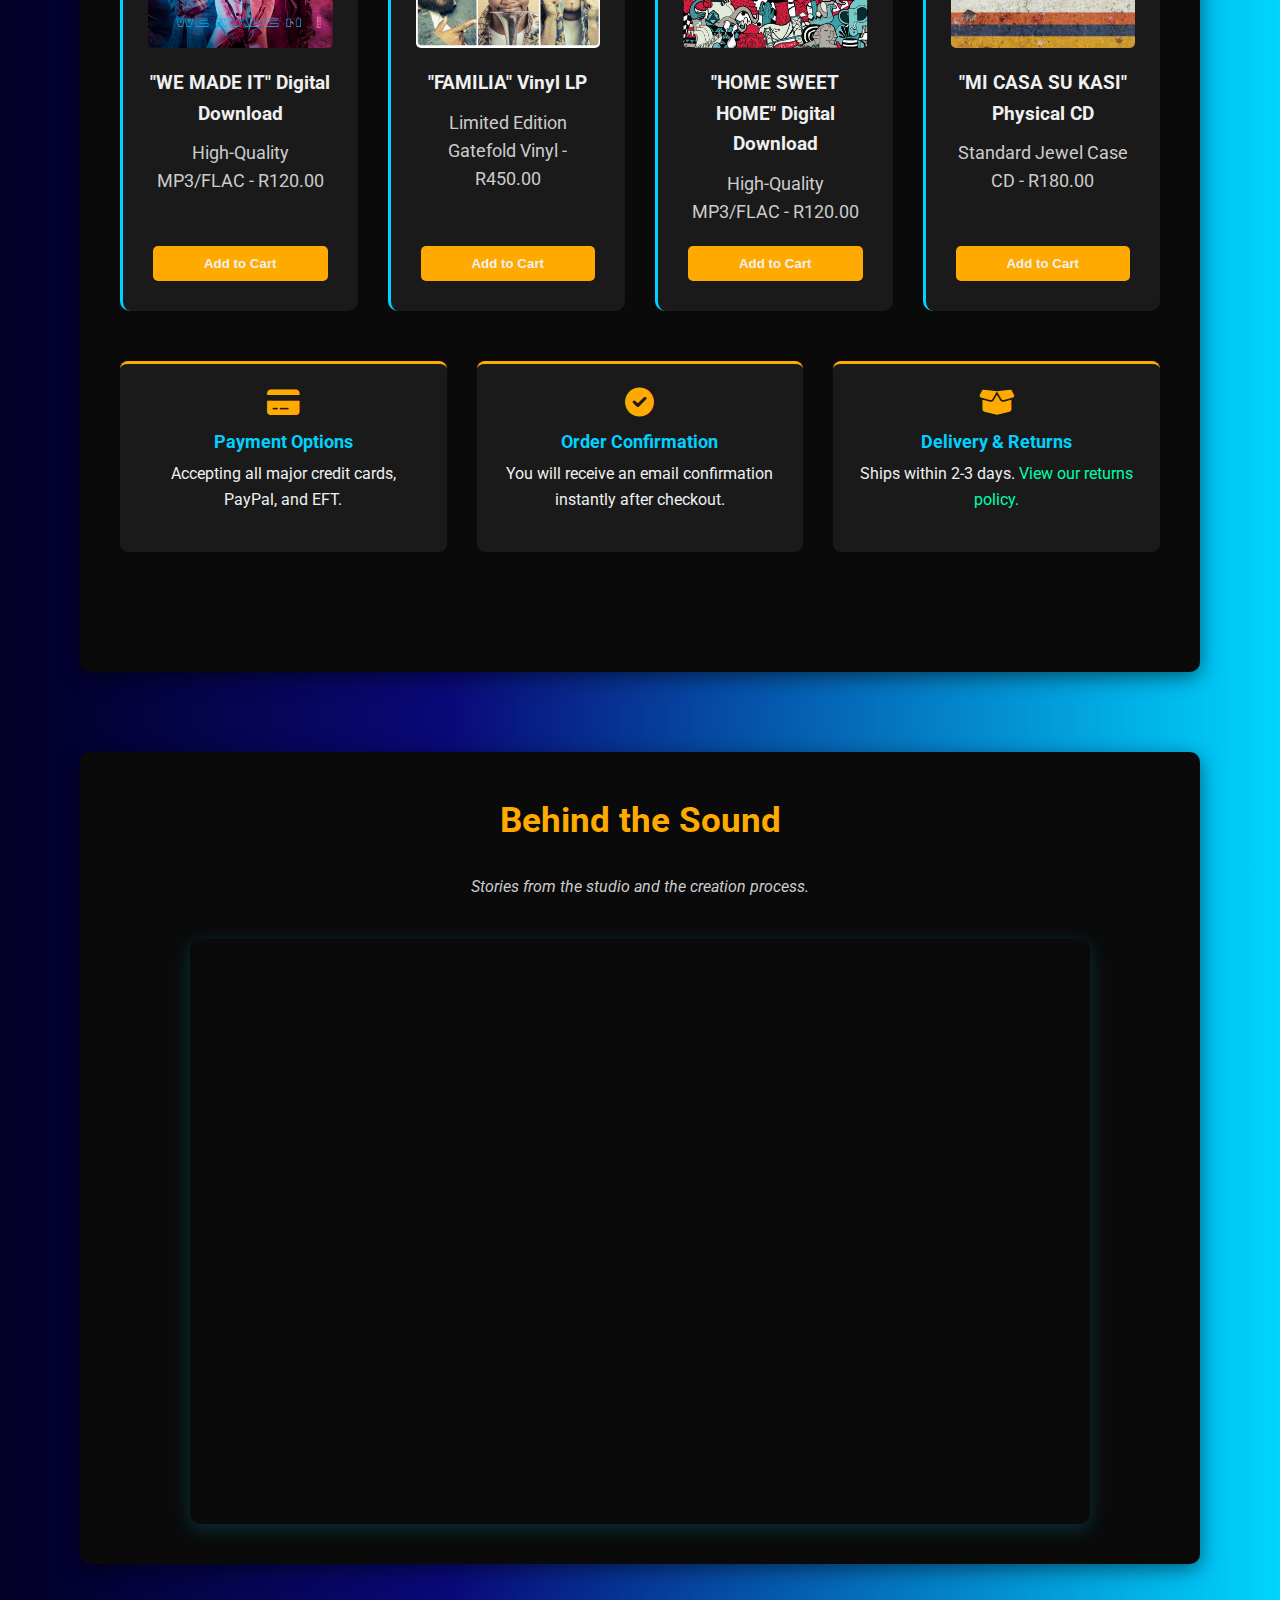
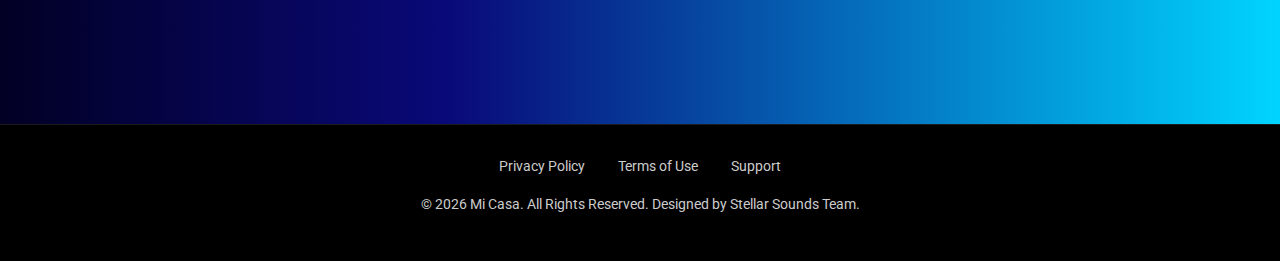
<file: music.html>
<!DOCTYPE html>
<html lang="en">
<head>
    <meta charset="UTF-8">
    <meta name="viewport" content="width=device-width, initial-scale=1.0">
    <title>Music | Mi Casa - Official Discography</title>
    
    <link rel="stylesheet" href="css/style.css"> 
    <link rel="stylesheet" href="https://fonts.googleapis.com/css2?family=Roboto:wght@300;400;700;900&display=swap">
    
    <link rel="stylesheet" href="https://cdnjs.cloudflare.com/ajax/libs/font-awesome/6.0.0-beta3/css/all.min.css">
    <style>
        /* Custom Toast Notification Styles */
        #toast-notification {
            position: fixed;
            bottom: 30px;
            left: 50%;
            transform: translateX(-50%);
            background-color: #28a745; /* Success green */
            color: white;
            padding: 16px 25px;
            border-radius: 8px;
            display: flex;
            align-items: center;
            gap: 15px;
            z-index: 1000;
            opacity: 0;
            visibility: hidden;
            transition: opacity 0.3s, visibility 0.3s, bottom 0.3s ease-in-out;
            box-shadow: 0 5px 15px rgba(0,0,0,0.2);
            font-size: 1rem;
            font-weight: 500;
        }
    </style>
</head>
<body>

    <header>
        <div class="logo">
            <i class="fa fa-music"></i>
            <span class="band-name">MI CASA</span>
        </div>
        <nav class="main-nav">
            <ul>
                <li><a href="index.html">Home</a></li>
                <li><a href="about.html">About</a></li>
                <li><a href="music.html" class="active">Music</a></li>
                <li><a href="merch.html">Merch</a></li>
                <li><a href="events.html">Events</a></li>
                <li><a href="fan.html">Fan Zone</a></li>
                <li><a href="press.html">Press</a></li>
                <li><a href="contact.html">Contact</a></li>
                <li><a href="cart.html" title="Shopping Cart"><i class="fas fa-shopping-cart"></i></a></li>
            </ul>
        </nav>
    </header>

    <main>
        <section class="music-hero-header">
            <div class="header-content">
                <h1>Our Music</h1>
                <p>Explore our discography and experience the sound of Afro-House.</p>
            </div>
        </section>
        
        <div class="content-container">
            
            <section class="album-section">
                <h2>Albums</h2>
                <p class="subtitle">Our complete discography available to stream and download.</p>

                <div class="albums-grid">
                    
                    <div class="album-card">
                        <div class="album-cover">
                            <img src="images/wemade.png" alt="Album cover for We Made It">
                            <div class="stream-links">
                                <a href="#" target="_blank"><i class="fab fa-apple"></i></a>
                                <a href="#" target="_blank"><i class="fab fa-spotify"></i></a>
                            </div>
                        </div>
                        <h3>WE MADE IT</h3>
                        <p class="release-date">Released: September 2020</p>
                        <a href="#we-made-it-tracklist" class="tracklist-link">View Tracklist</a>
                    </div>
                    
                    <div class="album-card">
                        <div class="album-cover">
                            <img src="images/fam.png" alt="Album cover for Familia">
                            <div class="stream-links">
                                <a href="#" target="_blank"><i class="fab fa-apple"></i></a>
                                <a href="#" target="_blank"><i class="fab fa-spotify"></i></a>
                            </div>
                        </div>
                        <h3>FAMILIA</h3>
                        <p class="release-date">Released: August 2017</p>
                        <a href="#familia-tracklist" class="tracklist-link">View Tracklist</a>
                    </div>
                    
                    <div class="album-card">
                        <div class="album-cover">
                            <img src="images/homesweet.png" alt="Album cover for Home Sweet Home">
                            <div class="stream-links">
                                <a href="#" target="_blank"><i class="fab fa-apple"></i></a>
                                <a href="#" target="_blank"><i class="fab fa-spotify"></i></a>
                            </div>
                        </div>
                        <h3>HOME SWEET HOME</h3>
                        <p class="release-date">Released: June 2015</p>
                        <a href="#home-sweet-home-tracklist" class="tracklist-link">View Tracklist</a>
                    </div>
                    
                    <div class="album-card">
                        <div class="album-cover">
                            <img src="images/sukasi.webp" alt="Album cover for Mi Casa Su Kasi">
                            <div class="stream-links">
                                <a href="#" target="_blank"><i class="fab fa-apple"></i></a>
                                <a href="#" target="_blank"><i class="fab fa-spotify"></i></a>
                            </div>
                        </div>
                        <h3>MI CASA SU KASI</h3>
                        <p class="release-date">Released: September 2014</p>
                        <a href="#micasa-su-kasi-tracklist" class="tracklist-link">View Tracklist</a>
                    </div>

                    <div class="album-card">
                        <div class="album-cover">
                            <img src="images/sucasa.webp" alt="Album cover for Mi Casa Music">
                            <div class="stream-links">
                                <a href="#" target="_blank"><i class="fab fa-apple"></i></a>
                                <a href="#" target="_blank"><i class="fab fa-spotify"></i></a>
                            </div>
                        </div>
                        <h3>MI CASA SU CASA</h3>
                        <p class="release-date">Released: 2013</p>
                        <a href="#micasa-music-tracklist" class="tracklist-link">View Tracklist</a>
                    </div>

                     <div class="album-card">
                        <div class="album-cover">
                            <img src="images/lastalbum.webp" alt="Album cover for Mi Casa Music">
                            <div class="stream-links">
                                <a href="#" target="_blank"><i class="fab fa-apple"></i></a>
                                <a href="#" target="_blank"><i class="fab fa-spotify"></i></a>
                            </div>
                        </div>
                        <h3>MI CASA MUSIC</h3>
                        <p class="release-date">Released: 2011</p>
                        <a href="#micasa-music-tracklist" class="tracklist-link">View Tracklist</a>
                    </div>
                </div>
            </section>

            <section class="popular-tracks-section">
                <h2>Popular Tracks</h2>
                <p class="subtitle">Fan favorites and singles from across our albums.</p>
                
                <ul class="track-list">
                    <li data-track-id="track1">
                        <button class="play-button"><i class="fas fa-play"></i></button>
                        <span class="track-name">These Streets</span>
                        <span class="track-album">Mi Casa Music (2011)</span>
                        <span class="track-time">4:15</span>
                    </li>
                    <li data-track-id="track2">
                        <button class="play-button"><i class="fas fa-play"></i></button>
                        <span class="track-name">Jika</span>
                        <span class="track-album">Mi Casa Su Kasi (2014)</span>
                        <span class="track-time">3:58</span>
                    </li>
                    <li data-track-id="track3">
                        <button class="play-button"><i class="fas fa-play"></i></button>
                        <span class="track-name">La Vida</span>
                        <span class="track-album">Familia (2017)</span>
                        <span class="track-time">5:12</span>
                    </li>
                    <li data-track-id="track4">
                        <button class="play-button"><i class="fas fa-play"></i></button>
                        <span class="track-name">I'm a Lover</span>
                        <span class="track-album">We Made It (2020)</span>
                        <span class="track-time">4:05</span>
                    </li>
                </ul>
                
              
            </section>
            
            <section class="buy-download-section">
                <h2>Download & Purchase</h2>
                <p class="subtitle">Get high-quality downloads or order physical albums.</p>

                <div class="purchase-container">
                    <div class="purchase-item"
                         data-product-id="d-001"
                         data-product-name="'WE MADE IT' Digital Download"
                         data-product-price="120.00"
                         data-product-image="images/wemade.png">
                        <img src="images/wemade.png" alt="'WE MADE IT' Digital Download" class="purchase-item-image">
                        <h4>"WE MADE IT" Digital Download</h4>
                        <p>High-Quality MP3/FLAC - R120.00</p>
                        <button class="add-to-cart-button">Add to Cart</button>
                    </div>
                    
                    <div class="purchase-item"
                         data-product-id="v-001"
                         data-product-name="'FAMILIA' Vinyl LP"
                         data-product-price="450.00"
                         data-product-image="images/fam.png">
                        <img src="images/fam.png" alt="'FAMILIA' Vinyl LP" class="purchase-item-image">
                        <h4>"FAMILIA" Vinyl LP</h4>
                        <p>Limited Edition Gatefold Vinyl - R450.00</p>
                        <button class="add-to-cart-button">Add to Cart</button>
                    </div>

                    <div class="purchase-item"
                         data-product-id="d-002"
                         data-product-name="'HOME SWEET HOME' Digital Download"
                         data-product-price="120.00"
                         data-product-image="images/homesweet.png">
                        <img src="images/homesweet.png" alt="'HOME SWEET HOME' Digital Download" class="purchase-item-image">
                        <h4>"HOME SWEET HOME" Digital Download</h4>
                        <p>High-Quality MP3/FLAC - R120.00</p>
                        <button class="add-to-cart-button">Add to Cart</button>
                    </div>

                    <div class="purchase-item"
                         data-product-id="cd-001"
                         data-product-name="'MI CASA SU KASI' Physical CD"
                         data-product-price="180.00"
                         data-product-image="images/sukasi.webp">
                        <img src="images/sukasi.webp" alt="'MI CASA SU KASI' Physical CD" class="purchase-item-image">
                        <h4>"MI CASA SU KASI" Physical CD</h4>
                        <p>Standard Jewel Case CD - R180.00</p>
                        <button class="add-to-cart-button">Add to Cart</button>
                    </div>
                </div>

                <div class="ecommerce-info-grid">
                    <div class="info-card">
                        <i class="fas fa-credit-card"></i>
                        <h3>Payment Options</h3>
                        <p>Accepting all major credit cards, PayPal, and EFT.</p>
                    </div>
                    <div class="info-card">
                        <i class="fas fa-check-circle"></i>
                        <h3>Order Confirmation</h3>
                        <p>You will receive an email confirmation instantly after checkout.</p>
                    </div>
                    <div class="info-card">
                        <i class="fas fa-box-open"></i>
                        <h3>Delivery & Returns</h3>
                        <p>Ships within 2-3 days. <a href="#">View our returns policy.</a></p>
                    </div>
                </div>
            </section>

            <!-- Toast Notification Element -->
            <div id="toast-notification">
                <i class="fas fa-check-circle"></i>
                <span>Item added to cart!</span>
            </div>

            <section class="bts-section">
                <h2>Behind the Sound</h2>
                <p class="subtitle">Stories from the studio and the creation process.</p>
                <div class="video-wrapper">
                    <iframe 
                        width="560" 
                        height="315" 
                        src="https://www.youtube.com/embed/YOUR_MI_CASA_STUDIO_VLOG?si=EXAMPLE" 
                        title="Mi Casa Studio Session" 
                        frameborder="0" 
                        allow="accelerometer; autoplay; clipboard-write; encrypted-media; gyroscope; picture-in-picture" 
                        allowfullscreen>
                    </iframe>
                </div>
            </section>

        </div>
    </main>

    <footer>
        <div class="footer-links">
            <a href="privacy.html">Privacy Policy</a>
            <a href="terms.html">Terms of Use</a>
            <a href="contact.html">Support</a>
        </div>
        <p>&copy; <span id="currentYear"></span> Mi Casa. All Rights Reserved. Designed by Stellar Sounds Team.</p>
    </footer>

    <script>
        document.getElementById('currentYear').textContent = new Date().getFullYear();
    </script>
    <script src="js/cart.js"></script>
    <script>
        document.addEventListener('DOMContentLoaded', () => {
            // Add to Cart Toast Notification
            const addToCartButtons = document.querySelectorAll('.add-to-cart-button');
            const toast = document.getElementById('toast-notification');

            addToCartButtons.forEach(button => {
                button.addEventListener('click', () => {
                    // Show the toast notification
                    toast.style.visibility = 'visible';
                    toast.style.opacity = '1';
                    toast.style.bottom = '50px';

                    // Hide the toast after a few seconds
                    setTimeout(() => {
                        toast.style.opacity = '0';
                    }, 2500);
                });
            });
        });
    </script>

</body>
</html>
</file>
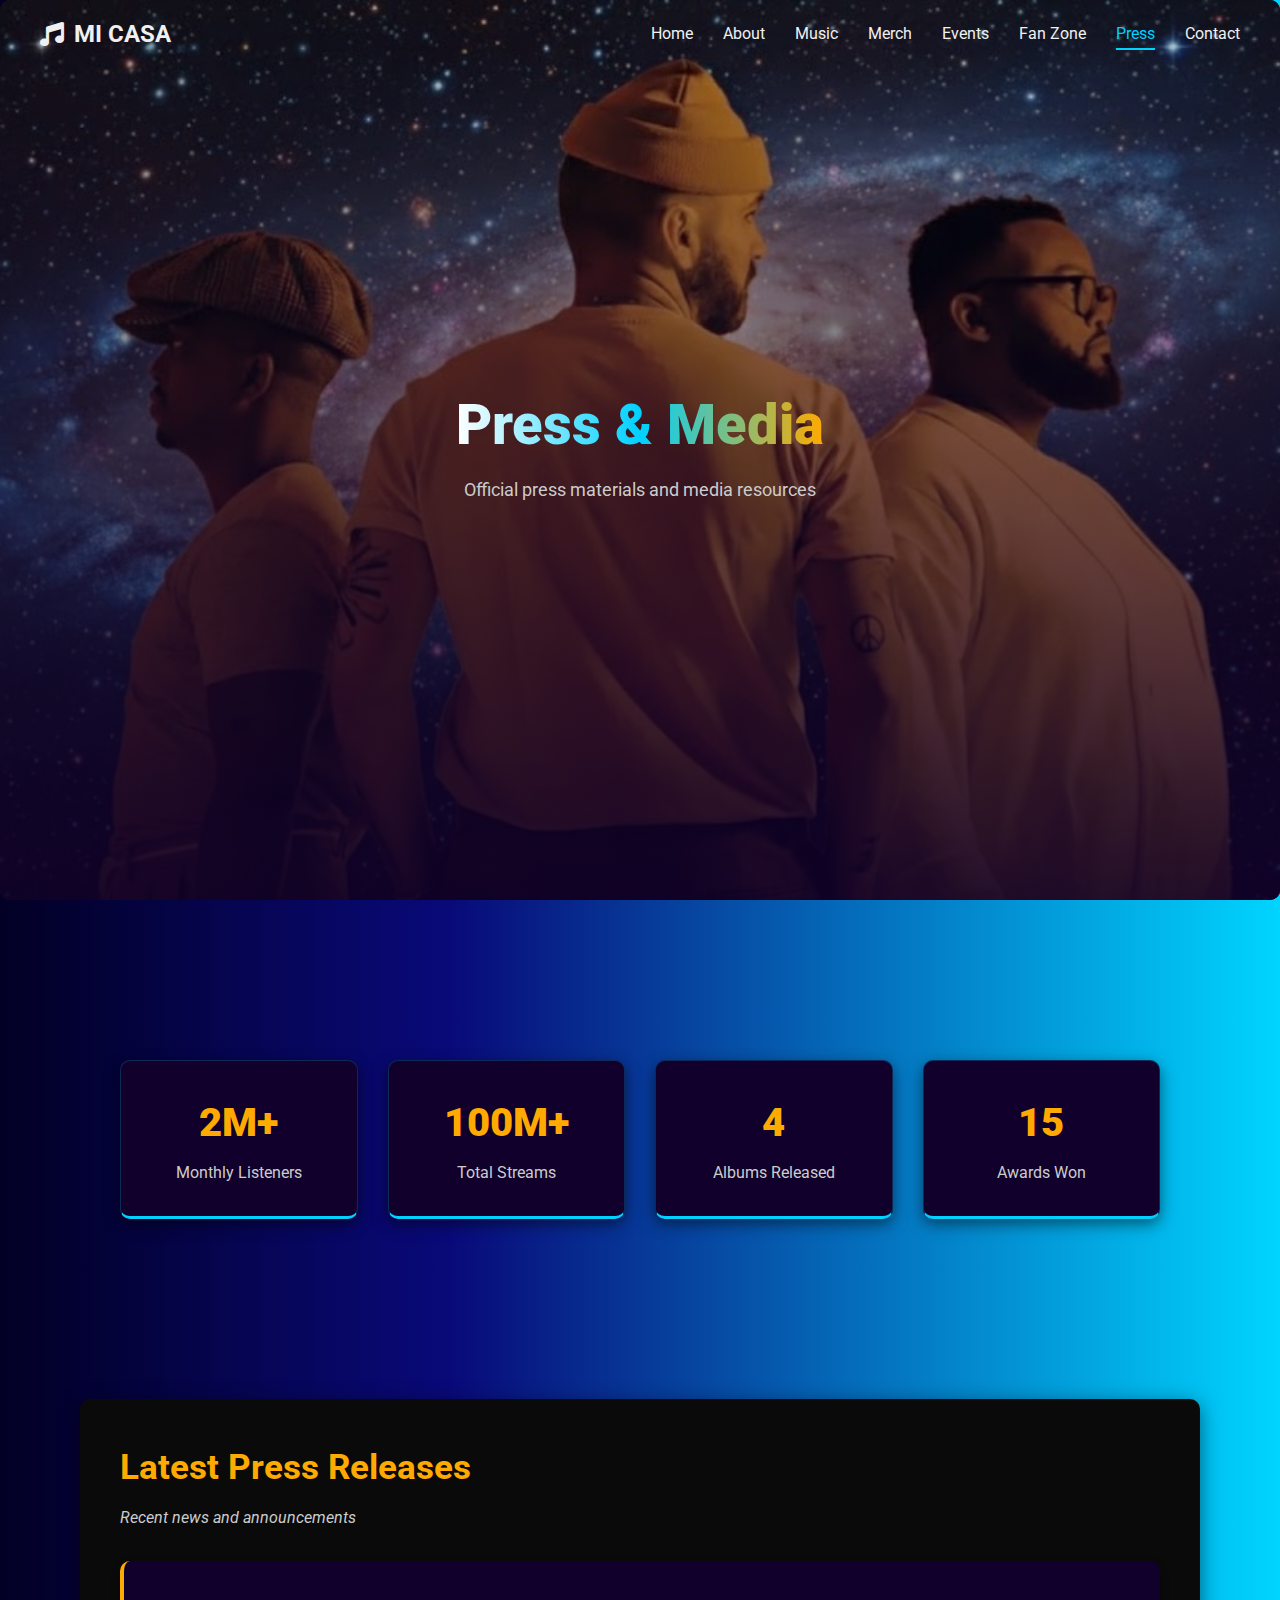
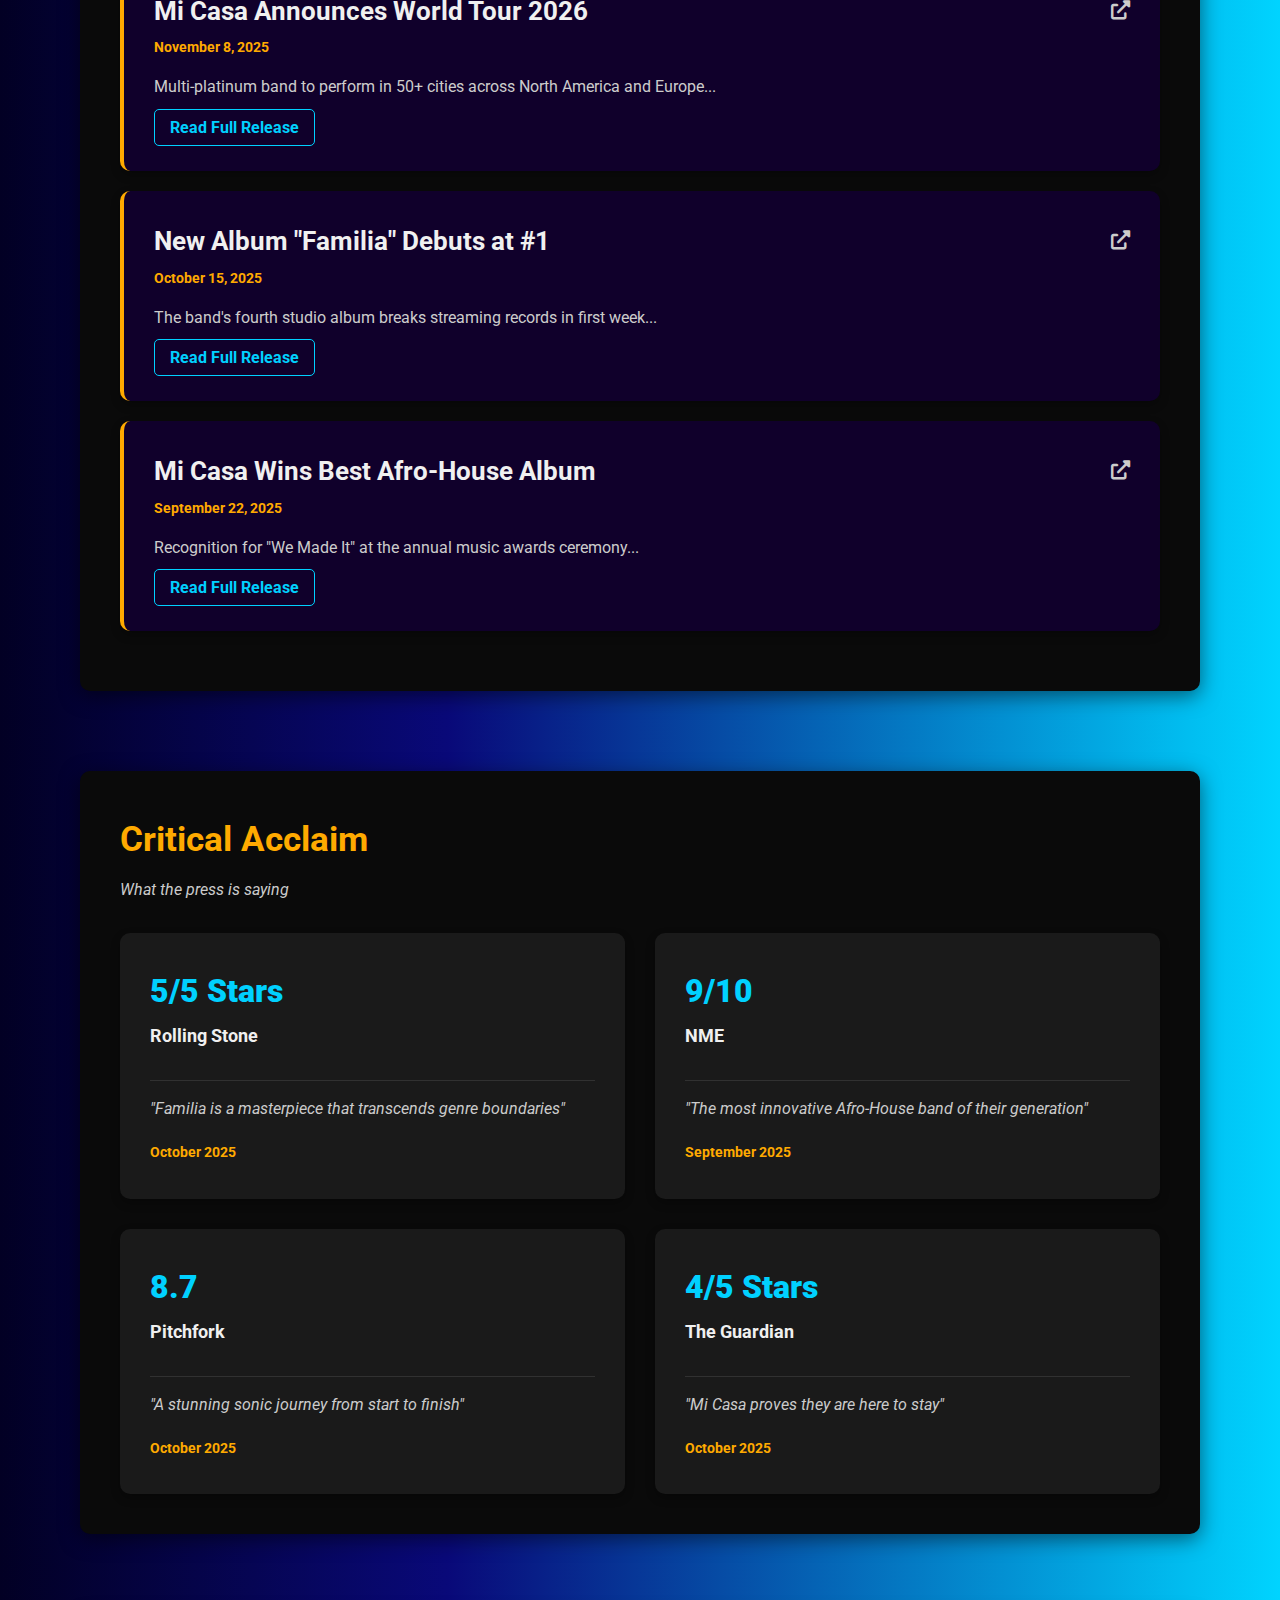
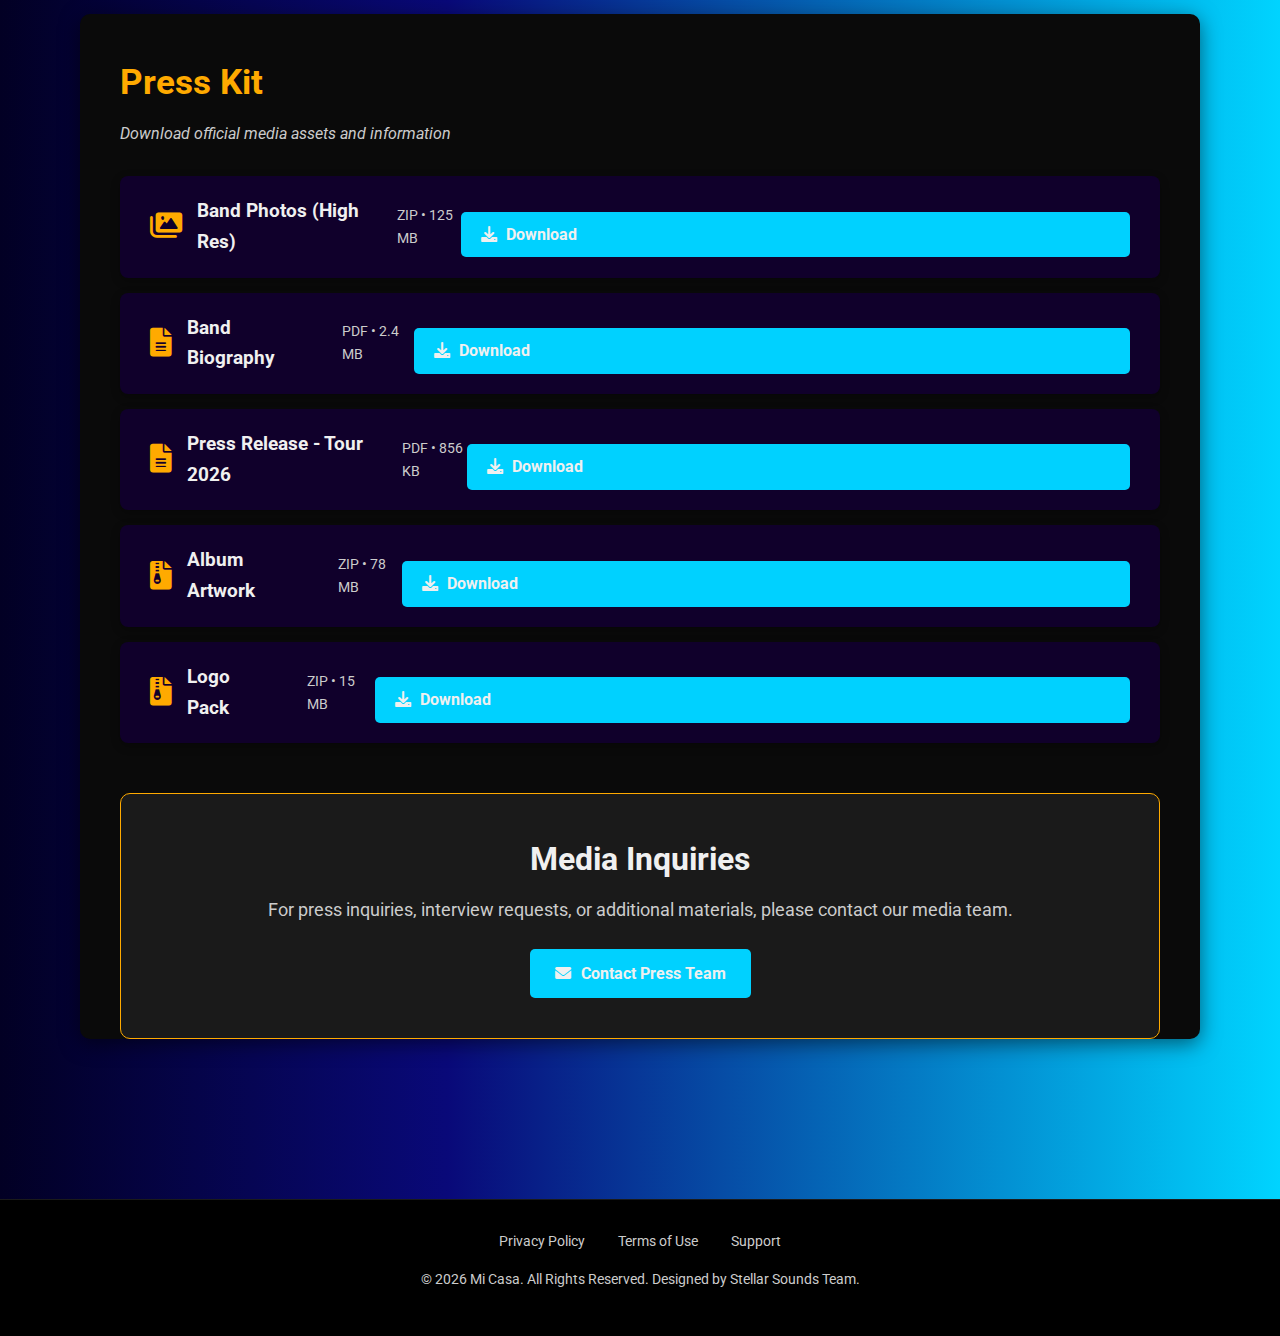
<file: press.html>
<!DOCTYPE html>
<html lang="en">
<head>
    <meta charset="UTF-8">
    <meta name="viewport" content="width=device-width, initial-scale=1.0">
    <title>Press | Mi Casa - Official Media Resources</title>
    
    <link rel="stylesheet" href="css/style.css"> 
    <link rel="stylesheet" href="https://fonts.googleapis.com/css2?family=Roboto:wght=300;400;700;900&display=swap">
    
    <link rel="stylesheet" href="https://cdnjs.cloudflare.com/ajax/libs/font-awesome/6.0.0-beta3/css/all.min.css">
</head>
<body>

    <header>
        <div class="logo">
            <i class="fa fa-music"></i>
            <span class="band-name">MI CASA</span>
        </div>
        <nav class="main-nav">
            <ul>
                <li><a href="index.html">Home</a></li>
                <li><a href="about.html">About</a></li>
                <li><a href="music.html">Music</a></li>
                <li><a href="merch.html">Merch</a></li>
                <li><a href="events.html">Events</a></li>
                <li><a href="fan.html">Fan Zone</a></li>
                <li><a href="press.html" class="active">Press</a></li>
                <li><a href="contact.html">Contact</a></li>
            </ul>
        </nav>
    </header>

    <main>
        <section class="press-hero-header">
            <div class="header-content">
                <h1>Press & Media</h1>
                <p>Official press materials and media resources</p>
            </div>
        </section>
        
        <div class="content-container">
            
            <section class="band-stats-section">
                <div class="stats-grid">
                    <div class="stat-card">
                        <h2>2M+</h2>
                        <p>Monthly Listeners</p>
                    </div>
                    <div class="stat-card">
                        <h2>100M+</h2>
                        <p>Total Streams</p>
                    </div>
                    <div class="stat-card">
                        <h2>4</h2>
                        <p>Albums Released</p>
                    </div>
                    <div class="stat-card">
                        <h2>15</h2>
                        <p>Awards Won</p>
                    </div>
                </div>
            </section>
            
            <section class="press-releases-section">
                <h2>Latest Press Releases</h2>
                <p class="subtitle">Recent news and announcements</p>

                <div class="release-card">
                    <div class="release-content">
                        <h2>Mi Casa Announces World Tour 2026</h2>
                        <span class="date">November 8, 2025</span>
                        <p>Multi-platinum band to perform in 50+ cities across North America and Europe...</p>
                        <a href="#" class="read-more-button">Read Full Release</a>
                    </div>
                    <a href="#" class="external-link-icon" title="View External Link"><i class="fas fa-external-link-alt"></i></a>
                </div>

                <div class="release-card">
                    <div class="release-content">
                        <h2>New Album "Familia" Debuts at #1</h2>
                        <span class="date">October 15, 2025</span>
                        <p>The band's fourth studio album breaks streaming records in first week...</p>
                        <a href="#" class="read-more-button">Read Full Release</a>
                    </div>
                    <a href="#" class="external-link-icon" title="View External Link"><i class="fas fa-external-link-alt"></i></a>
                </div>
                
                <div class="release-card">
                    <div class="release-content">
                        <h2>Mi Casa Wins Best Afro-House Album</h2>
                        <span class="date">September 22, 2025</span>
                        <p>Recognition for "We Made It" at the annual music awards ceremony...</p>
                        <a href="#" class="read-more-button">Read Full Release</a>
                    </div>
                    <a href="#" class="external-link-icon" title="View External Link"><i class="fas fa-external-link-alt"></i></a>
                </div>
            </section>
            
            <section class="critical-acclaim-section">
                <h2>Critical Acclaim</h2>
                <p class="subtitle">What the press is saying</p>

                <div class="reviews-grid">
                    <div class="review-card">
                        <h3>5/5 Stars</h3>
                        <p class="source">Rolling Stone</p>
                        <hr>
                        <p class="quote">"Familia is a masterpiece that transcends genre boundaries"</p>
                        <span class="date">October 2025</span>
                    </div>
                    <div class="review-card">
                        <h3>9/10</h3>
                        <p class="source">NME</p>
                        <hr>
                        <p class="quote">"The most innovative Afro-House band of their generation"</p>
                        <span class="date">September 2025</span>
                    </div>
                    <div class="review-card">
                        <h3>8.7</h3>
                        <p class="source">Pitchfork</p>
                        <hr>
                        <p class="quote">"A stunning sonic journey from start to finish"</p>
                        <span class="date">October 2025</span>
                    </div>
                    <div class="review-card">
                        <h3>4/5 Stars</h3>
                        <p class="source">The Guardian</p>
                        <hr>
                        <p class="quote">"Mi Casa proves they are here to stay"</p>
                        <span class="date">October 2025</span>
                    </div>
                </div>
            </section>
            
            <section class="press-kit-section">
                <h2>Press Kit</h2>
                <p class="subtitle">Download official media assets and information</p>

                <div class="download-list">
                    
                    <div class="download-item">
                        <div class="file-info">
                            <i class="fas fa-images"></i>
                            <h3>Band Photos (High Res)</h3>
                            <span class="file-meta">ZIP • 125 MB</span>
                        </div>
                        <a href="#" class="download-button"><i class="fas fa-download"></i> Download</a>
                    </div>
                    
                    <div class="download-item">
                        <div class="file-info">
                            <i class="fas fa-file-alt"></i>
                            <h3>Band Biography</h3>
                            <span class="file-meta">PDF • 2.4 MB</span>
                        </div>
                        <a href="#" class="download-button"><i class="fas fa-download"></i> Download</a>
                    </div>
                    
                    <div class="download-item">
                        <div class="file-info">
                            <i class="fas fa-file-alt"></i>
                            <h3>Press Release - Tour 2026</h3>
                            <span class="file-meta">PDF • 856 KB</span>
                        </div>
                        <a href="#" class="download-button"><i class="fas fa-download"></i> Download</a>
                    </div>
                    
                    <div class="download-item">
                        <div class="file-info">
                            <i class="fas fa-file-archive"></i>
                            <h3>Album Artwork</h3>
                            <span class="file-meta">ZIP • 78 MB</span>
                        </div>
                        <a href="#" class="download-button"><i class="fas fa-download"></i> Download</a>
                    </div>

                    <div class="download-item">
                        <div class="file-info">
                            <i class="fas fa-file-archive"></i>
                            <h3>Logo Pack</h3>
                            <span class="file-meta">ZIP • 15 MB</span>
                        </div>
                        <a href="#" class="download-button"><i class="fas fa-download"></i> Download</a>
                    </div>
                </div>

                <div class="media-inquiries-box">
                    <h2>Media Inquiries</h2>
                    <p>For press inquiries, interview requests, or additional materials, please contact our media team.</p>
                    <a href="contact.html#media-team" class="contact-press-button"><i class="fas fa-envelope"></i> Contact Press Team</a>
                </div>
            </section>
            
        </div>
    </main>

    <footer>
        <div class="footer-links">
            <a href="privacy.html">Privacy Policy</a>
            <a href="terms.html">Terms of Use</a>
            <a href="contact.html">Support</a>
        </div>
        <p>&copy; <span id="currentYear"></span> Mi Casa. All Rights Reserved. Designed by Stellar Sounds Team.</p>
    </footer>

    <script>
        document.getElementById('currentYear').textContent = new Date().getFullYear();
    </script>

</body>
</html>
</file>
<file: css/style.css>
/* General Resets and Typography */
:root {
    --primary-color: #00D1FF; /* Vibrant Cyan from the nebula */
    --secondary-color: #F900B8; /* Vibrant Magenta from the nebula */
    --secondary-color: #ffaa00; /* Vibrant Orange */
    --text-color-light: #f0f0f0; /* A slightly softer white for better readability */
    --text-color-dark: #333333;
    --background-dark: #000000;
    --section-bg-dark: #0a0a0a;
    --card-bg-dark: #1a1a1a;
    --dark-purple-bg: #10002b; /* A deep color for cards, fits the galaxy theme */
    /* Tag Colors */
    --tag-new: #00ffaa;
    --tag-popular: #ffaa00;
    --tag-limited: #ff3d77;
    --tag-sold-out: #ff3d77;
}

* {
    margin: 0;
    padding: 0;
    box-sizing: border-box;
}

body {
    font-family: 'Roboto', sans-serif;
    color: var(--text-color-light);
    /* New gradient background for all screens */
    background-color: #020024; /* Fallback for older browsers */
    background-image: linear-gradient(90deg, rgba(2, 0, 36, 1) 0%, rgba(9, 9, 121, 1) 35%, rgba(0, 212, 255, 1) 100%);
    line-height: 1.6;
    /* Ensure the gradient always covers the full viewport height */
    min-height: 100vh;
}

h2 {
    font-size: 2.2em;
    margin-bottom: 25px;
    font-weight: 700;
    text-align: center;
    color: var(--secondary-color);
}

p {
    margin-bottom: 15px;
}

a {
    text-decoration: none;
    color: var(--text-color-light);
    transition: color 0.3s;
}

/* --- Header & Navigation Styling (Retained) --- */
header {
    display: flex;
    justify-content: space-between;
    align-items: center;
    padding: 15px 40px;
    position: absolute; 
    width: 100%;
    z-index: 1000;
}

.logo {
    display: flex;
    align-items: center;
    font-size: 1.5em;
    font-weight: 700;
    color: var(--text-color-light); /* Changed for better contrast */
 
}

.logo i {
    margin-right: 10px; /* Adds space between the icon and the band name */
}

.main-nav ul {
    list-style: none;
    display: flex;
}

.main-nav li {
    margin-left: 30px;
}

.main-nav a {
    /* Add border and padding here to prevent layout shift on hover */
    border-bottom: 2px solid transparent;
    padding-bottom: 5px;
    transition: color 0.3s, border-color 0.3s;
}

.main-nav a:hover,
.main-nav .active {
    color: var(--primary-color);
    border-color: var(--primary-color); /* Only change color on hover */
}

.main-nav a i {
    font-size: 1.2em;
    vertical-align: middle;
}

.cart-badge {
    position: absolute;
    top: -5px;
    right: -10px;
    background-color: var(--secondary-color);
    color: var(--text-color-light);
    border-radius: 50%;
    padding: 2px 6px;
    font-size: 0.7em;
    font-weight: 700;
    line-height: 1;
    border: 1px solid var(--background-dark);
}


/* --- Hero Section Styling (Retained) --- */
.hero-section {
    position: relative;
    width: 100%;
    height: 100vh;
    display: flex;
    justify-content: center;
    align-items: center;
    text-align: center;
    overflow: hidden; /* Contain the animated pseudo-element */
    box-shadow: inset 0 0 150px rgba(249, 0, 184, 0.2); /* Use theme color */
}

.hero-section::before {
    content: '';
    position: absolute;
    top: 0;
    left: 0;
    width: 100%;
    height: 100%;
    background-image: linear-gradient(rgba(0, 0, 0, 0.2), rgba(15, 0, 40, 0.9)), url('../images/background.jpg');


    background-size: cover;
    background-position: center;
    z-index: -1; /* Place it behind the content */

    /* Ken Burns Effect */
    animation: kenburns 20s ease-out infinite;
}

.hero-content {
    max-width: 800px;
    padding: 20px;
    z-index: 10;
}

.band-title {
    font-size: 5em;
    font-weight: 900;
    margin-bottom: 20px;
    background: linear-gradient(to right, #ffffff, var(--primary-color), var(--secondary-color));
    -webkit-background-clip: text;
    -webkit-text-fill-color: transparent;
    background-clip: text;
    color: transparent; /* Fallback for non-webkit browsers */
}

.tagline {
    font-size: 1.25em;
    margin-bottom: 40px;
    color: #cccccc;
}

.action-buttons {
    display: flex;
    justify-content: center;
    gap: 15px;
}

.listen-button, .auth-button {
    padding: 12px 25px;
    border: none;
    border-radius: 5px;
    font-size: 1em;
    cursor: pointer;
    font-weight: 700;
    transition: transform 0.2s, background 0.3s;
    display: flex;
    align-items: center;
}

.listen-button {
    background: linear-gradient(to right, var(--primary-color), var(--secondary-color));
    color: var(--text-color-light);
    box-shadow: 0 4px 20px rgba(249, 0, 184, 0.4);
}

.listen-button:hover {
    transform: translateY(-2px);
    box-shadow: 0 6px 25px rgba(0, 209, 255, 0.5);
}

.play-icon {
    margin-right: 8px;
}

.auth-button {
    background-color: rgba(255, 255, 255, 0.1);
    border: 1px solid rgba(255, 255, 255, 0.3);
    color: var(--text-color-light);
}

.auth-button:hover {
    transform: translateY(-2px);
    background-color: rgba(255, 255, 255, 0.2);
}

.scroll-down-indicator {
    /* ... Scroll Indicator styles are retained ... */
    position: absolute;
    bottom: 30px;
    left: 50%;
    transform: translateX(-50%);
    width: 30px;
    height: 30px;
    border: 2px solid var(--secondary-color);
    border-radius: 50%;
    display: flex;
    justify-content: center;
    align-items: center;
    cursor: pointer;
}

.scroll-icon {
    width: 6px;
    height: 6px;
    background-color: var(--secondary-color);
    border-radius: 50%;
    animation: scroll-animation 1.5s infinite ease-in-out;
}

@keyframes scroll-animation {
    0% { transform: translateY(-5px); opacity: 0; }
    50% { opacity: 1; }
    100% { transform: translateY(5px); opacity: 0; }
}

/* Keyframes for the Ken Burns background effect */
@keyframes kenburns {
    0% { transform: scale(1); }
    100% { transform: scale(1.1); }
}


/* --- New Content Sections Styling --- */

.content-container {
    padding: 80px 40px;
    max-width: 1200px;
    margin: 0 auto;
}

section {
    margin-bottom: 80px;
    padding: 40px;
    background-color: var(--section-bg-dark);
    border-radius: 10px;
    box-shadow: 0 5px 20px rgba(0, 0, 0, 0.5);
}

/* WELCOME & SOCIAL ICONS */
.welcome-section {
    display: flex;
    justify-content: space-between;
    align-items: flex-start;
    gap: 40px;
}

.welcome-text {
    flex: 2;
}

.welcome-text h2 {
    text-align: left;
}

.social-icons {
    flex: 1;
    text-align: center;
}

.social-icons h3 {
    margin-bottom: 20px;
    color: var(--secondary-color);
}

.social-icons a {
    font-size: 2.5em;
    margin: 0 10px;
    color: var(--text-color-light);
}

.social-icons a:hover {
    color: var(--primary-color);
}

/* NEWS & ANNOUNCEMENTS */
.news-announcements {
    display: grid;
    grid-template-columns: 2fr 1fr; /* News takes 2/3, Announcements 1/3 */
    gap: 40px;
}

.latest-news article {
    border-bottom: 1px solid var(--card-bg-dark);
    padding-bottom: 15px;
    margin-bottom: 15px;
}

.latest-news article:last-child {
    border-bottom: none;
}

.latest-news time {
    display: block;
    font-size: 0.85em;
    color: #ccc; /* Brighter for better contrast */
    margin-bottom: 5px;
}

.latest-news h3 {
    color: var(--primary-color);
    margin-bottom: 5px;
}

.latest-news .read-more {
    display: inline-block;
    color: var(--secondary-color);
    font-weight: 700;
    margin-top: 10px;
}

.announcement-card {
    background-color: var(--card-bg-dark);
    padding: 15px;
    border-radius: 5px;
    margin-bottom: 15px;
    border-left: 4px solid var(--primary-color);
}

.announcement-card h4 {
    color: var(--text-color-light);
    margin-bottom: 5px;
}

.latest-news h2, .announcements h2 {
    text-align: left;
}

/* VIDEO SECTION */
.video-section {
    text-align: center;
}

.video-wrapper {
    position: relative;
    padding-bottom: 56.25%; /* 16:9 Aspect Ratio */
    height: 0;
    overflow: hidden;
    max-width: 100%;
    margin-top: 20px;
    border-radius: 10px;
    box-shadow: 0 5px 20px rgba(0, 209, 255, 0.2); /* Use theme color */
}

.video-wrapper iframe {
    position: absolute;
    top: 0;
    left: 0;
    width: 100%;
    height: 100%;
}

/* NEWSLETTER SIGNUP FORM */
.newsletter-signup {
    text-align: center;
    padding: 60px 40px;
    background: linear-gradient(to right, #1a0033, var(--section-bg-dark));
    border: 1px solid var(--primary-color);
}

.signup-form {
    display: flex;
    justify-content: center;
    margin-top: 25px;
    gap: 10px;
}

.signup-form input[type="email"] {
    padding: 10px 15px;
    width: 350px;
    max-width: 80%;
    border: 1px solid var(--secondary-color);
    max-width: 80%; 
    border: 1px solid var(--primary-color); /* Changed to primary for better contrast */
    border-radius: 5px;
    background-color: var(--card-bg-dark);
    color: var(--text-color-light);
    font-size: 1em;
}

.signup-form button {
    /* Uses the existing listen-button style */
}

/* FOOTER */
footer {
    padding: 30px 40px;
    text-align: center;
    font-size: 0.9em;
    color: #ccc;
    border-top: 1px solid var(--card-bg-dark);
    background-color: var(--background-dark);
}

.footer-links {
    margin-bottom: 15px;
}

.footer-links a {
    color: #ccc;
    margin: 0 15px;
}

.footer-links a:hover {
    color: var(--primary-color);
}

/* --- About.html Hero Header (Smaller than the index hero) --- */
.about-hero-header {
    position: relative;
    width: 100%;
    height: 100vh; /* Full viewport height like the homepage */
    display: flex;
    justify-content: center;
    align-items: center;
    text-align: center;
    overflow: hidden; /* Contain the animated pseudo-element */
    isolation: isolate; /* Create a new stacking context */
    box-shadow: inset 0 0 150px rgba(249, 0, 184, 0.2);
}

.about-hero-header::before {
    content: '';
    position: absolute;
    top: 0;
    left: 0;
    width: 100%;
    height: 100%;
    background-image: linear-gradient(rgba(0, 0, 0, 0.2), rgba(15, 0, 40, 0.9)), url('../images/background.jpg');
 

    background-size: cover;
    background-position: center;
    z-index: -1;
    animation: kenburns 20s ease-out infinite;
}

.about-hero-header h1 {
    font-size: 4em;
    font-weight: 900;
    margin-bottom: 10px;
    /* Gradient text effect */
    background: linear-gradient(to right, #ffffff, var(--primary-color), var(--secondary-color));
    -webkit-background-clip: text;
    -webkit-text-fill-color: transparent;
    background-clip: text;
    color: transparent;
}

.about-hero-header p {
    font-size: 1.2em;
    color: #cccccc;
}

/* --- Band Story Section --- */
.band-story p {
    max-width: 800px;
    margin: 0 auto 15px auto;
    text-align: center;
    font-size: 1.1em;
}

/* --- Achievements / Stats Grid (About Page) --- */
.achievements-section {
    text-align: center;
    padding-bottom: 60px;
}

.subtitle {
    text-align: center;
    margin-bottom: 40px;
    color: #ccc;
    font-style: italic;
}

.stats-grid {
    display: grid;
    grid-template-columns: repeat(auto-fit, minmax(200px, 1fr));
    gap: 30px;
    margin-bottom: 50px;
}

.stat-card {
    background-color: var(--dark-purple-bg);
    padding: 30px 15px;
    border-radius: 10px;
    border: 1px solid rgba(0, 209, 255, 0.2);
    box-shadow: 0 5px 15px rgba(0, 0, 0, 0.5);
}

.stat-card i {
    font-size: 2.5em;
    color: var(--secondary-color);
    margin-bottom: 15px;
}

.stat-card h3 {
    font-size: 2.5em;
    margin-bottom: 5px;
    color: var(--primary-color);
    font-weight: 900;
}

.stat-card p {
    font-size: 0.9em;
    color: #cccccc;
    margin: 0;
}

.media-links {
    margin-top: 30px;
    display: flex;
    justify-content: center;
    gap: 20px;
}

.media-link-button {
    padding: 10px 20px;
    border: 1px solid var(--secondary-color);
    border-radius: 5px;
    color: var(--secondary-color);
    font-weight: 700;
}

.media-link-button:hover {
    background-color: var(--primary-color);
    color: var(--text-color-light);
    border-color: var(--primary-color);
}

/* --- Member Profiles (About Page) --- */
.members-grid {
    display: grid;
    grid-template-columns: repeat(4, 1fr);
    gap: 30px;
    text-align: center;
}

.member-card {
    background-color: var(--dark-purple-bg);
    padding: 20px;
    border-radius: 10px;
    border: 1px solid rgba(249, 0, 184, 0.1);
    box-shadow: 0 5px 15px rgba(0, 0, 0, 0.5);
}

.member-photo-placeholder {
    width: 100%;
    height: 250px;
    background-color: rgba(255, 255, 255, 0.1);
    border-radius: 5px;
    margin-bottom: 15px;
    display: flex;
    justify-content: center;
    align-items: center;
}
.member-photo-placeholder::before {
    /* Font Awesome icon for a group of users */
    content: "\f0c0"; 
    font-family: "Font Awesome 5 Free";
    font-weight: 900;
    font-size: 3em;
    color: rgba(255, 255, 255, 0.4);
}

/* Specific placeholders for potential images */
#jsomething-photo::before { 
    content: "\f130"; /* fa-microphone */
}
#mot-photo::before { 
    content: "\f001"; /* fa-music, as trumpet is not available */
}
#drduda-photo::before { 
    content: "\f001"; /* fa-music, as keyboard is not available */
}
.member-card h3 {
    font-size: 1.5em;
    margin-bottom: 5px;
    color: var(--text-color-light);
}

.member-card .role {
    color: var(--secondary-color);
    font-weight: 700;
    margin-bottom: 10px;
    font-size: 0.9em;
}

.member-card .bio {
    font-size: 0.9em;
    color: #cccccc;
    margin: 0;
}

/* --- Music.html Specific Styles --- */
.music-hero-header {
    position: relative;
    width: 100%;
    height: 100vh; /* Make it full screen */
    display: flex;
    justify-content: center;
    align-items: center;
    text-align: center;
    overflow: hidden; /* Contain the animated pseudo-element */
    isolation: isolate; /* Create a new stacking context */
    box-shadow: inset 0 0 150px rgba(249, 0, 184, 0.2);
}

.music-hero-header::before {
    content: '';
    position: absolute;
    top: 0;
    left: 0;
    width: 100%;
    height: 100%;
    background-image: linear-gradient(rgba(0, 0, 0, 0.2), rgba(15, 0, 40, 0.9)), url('../images/background.jpg');


    background-size: cover;
    background-position: center;
    z-index: -1;
    animation: kenburns 20s ease-out infinite;
}

.music-hero-header h1 {
    font-size: 4em;
    font-weight: 900;
    margin-bottom: 10px;
    /* Gradient text effect */
    background: linear-gradient(to right, #ffffff, var(--primary-color), var(--secondary-color));
    -webkit-background-clip: text;
    -webkit-text-fill-color: transparent;
    background-clip: text;
    color: transparent;
}

.music-hero-header p {
    font-size: 1.2em;
    color: #cccccc;
}

.album-section {
    text-align: center;
}

.albums-grid {
    display: grid;
    grid-template-columns: repeat(auto-fit, minmax(300px, 1fr));
    gap: 30px;
    margin-top: 40px;
}

.album-card {
    background-color: var(--dark-purple-bg);
    padding: 15px;
    border-radius: 10px;
    box-shadow: 0 4px 15px rgba(0, 0, 0, 0.4);
    transition: transform 0.3s;
}

.album-card:hover {
    transform: translateY(-5px);
    box-shadow: 0 8px 25px rgba(0, 209, 255, 0.2);
}

.album-cover {
    width: 100%;
    aspect-ratio: 1 / 1;
    background-size: cover;
    background-position: center;
    border-radius: 5px;
    margin-bottom: 15px;
    position: relative;
    display: flex;
    justify-content: center;
    align-items: center;
    background-color: var(--card-bg-dark);
}
.album-cover img {
    width: 100%;
    height: 100%;
    object-fit: cover;
    border-radius: 5px;
    position: absolute;
    top: 0;
    left: 0;
}

.stream-links {
    position: absolute;
    bottom: 10px;
    left: 10px;
    display: flex;
    gap: 10px;
}

.stream-links a {
    font-size: 1.5em;
    color: var(--text-color-light);
    background-color: rgba(0, 0, 0, 0.6);
    padding: 5px 8px;
    border-radius: 50%;
    line-height: 1;
}

.album-card h3 {
    font-size: 1.4em;
    margin-bottom: 5px;
    color: var(--primary-color);
}

.release-date {
    font-size: 0.9em;
    color: #ccc;
    margin-bottom: 10px;
}

.tracklist-link {
    display: block;
    color: var(--secondary-color);
    font-weight: 700;
    margin-top: 10px;
}

.track-list {
    list-style: none;
    margin-bottom: 40px;
    background-color: var(--card-bg-dark);
    border-radius: 10px;
    overflow: hidden;
}

.track-list li {
    display: grid;
    grid-template-columns: 40px 1fr 200px 50px;
    align-items: center;
    padding: 15px 20px;
    border-bottom: 1px solid rgba(255, 255, 255, 0.1);
}

.track-list li:last-child {
    border-bottom: none;
}

.track-list li:hover {
    background-color: rgba(255, 255, 255, 0.05);
}

.play-button {
    background: none;
    border: none;
    color: var(--primary-color);
    cursor: pointer;
    font-size: 1em;
}

.track-name {
    font-weight: 700;
}

.track-album {
    font-size: 0.9em;
    color: #ccc; /* Brighter for better contrast */
    text-align: right;
}

.track-time {
    font-size: 0.9em;
    color: #ccc; /* Brighter for better contrast */
    text-align: right;
}

.embedded-player {
    max-width: 800px;
    margin: 40px auto 0 auto;
    text-align: center;
}

.embedded-player h3 {
    margin-bottom: 15px;
    color: var(--secondary-color);
}
/* --- Buy & Download Section (E-commerce) --- */
.purchase-container {
    display: grid;
    grid-template-columns: repeat(4, 1fr);
    gap: 30px;
    margin-bottom: 50px;
}

.purchase-item {
    background-color: var(--card-bg-dark);
    padding: 25px;
    border-radius: 10px;
    text-align: center;
    border-left: 3px solid var(--primary-color);
    display: flex;
    flex-direction: column;
}
.purchase-item-image {
    width: 100%;
    max-width: 200px; /* Control image size */
    aspect-ratio: 1 / 1;
    object-fit: cover;
    border-radius: 5px;
    margin-bottom: 20px;
}

.purchase-item h4 {
    color: var(--text-color-light);
    margin-bottom: 10px;
    font-size: 1.2em;
}

.purchase-item p {
    color: #ccc;
    font-size: 1.1em;
    margin-bottom: 20px;
}

.buy-button, .add-to-cart-button, .download-button {
    padding: 10px 20px;
    border: none;
    border-radius: 5px;
    font-weight: 700;
    cursor: pointer;
    margin: 5px;
    transition: background 0.2s;
}

.buy-button {
    background-color: var(--primary-color);
    color: var(--text-color-light);
}

.add-to-cart-button {
    background-color: var(--secondary-color);
    color: var(--text-color-light);
    margin-top: auto; /* This pushes the button to the bottom */
}

.download-button {
    background-color: #333;
    color: #fff;
    display: block;
    width: 80%;
    margin: 15px auto 0;
    text-decoration: none;
}

.buy-button:hover { background-color: #6a34e0; }
.add-to-cart-button:hover { background-color: #8c68e6; }


/* E-commerce Info Grid */
.ecommerce-info-grid {
    display: grid;
    grid-template-columns: repeat(3, 1fr);
    gap: 30px;
    margin-bottom: 80px;
    padding: 0;
    background-color: transparent;
    box-shadow: none;
}

.info-card {
    background-color: var(--card-bg-dark);
    padding: 20px;
    border-radius: 8px;
    text-align: center;
}

.info-card i {
    font-size: 1.8em;
    color: var(--secondary-color);
    margin-bottom: 10px;
}

.info-card h3 {
    font-size: 1.1em;
    margin-bottom: 5px;
    color: var(--primary-color);
}

/* --- Behind The Scenes Video Section --- */
.bts-section {
    text-align: center;
}

.bts-section .video-wrapper {
    max-width: 900px;
    margin: 20px auto 0 auto;
}

/* ... (Existing global, header, and content-container styles are retained) ... */

/* --- Merch.html Hero Header --- */
.merch-hero-header {
    position: relative;
    width: 100%;
    height: 100vh; /* Full screen like other pages */
    display: flex;
    justify-content: center;
    align-items: center;
    text-align: center;
    flex-direction: column;
    overflow: hidden;
    isolation: isolate;
    box-shadow: inset 0 0 150px rgba(249, 0, 184, 0.2);
}

.merch-hero-header::before {
    content: '';
    position: absolute;
    top: 0;
    left: 0;
    width: 100%;
    height: 100%;
    background-image: linear-gradient(rgba(0, 0, 0, 0.2), rgba(15, 0, 40, 0.9)), url('../images/background.jpg');
 

    background-size: cover;
    background-position: center;
    z-index: -1;
    animation: kenburns 20s ease-out infinite;
}

.merch-hero-header h1 {
    font-size: 3em;
    font-weight: 900;
    margin-bottom: 5px;
    /* Gradient text effect */
    background: linear-gradient(to right, #ffffff, var(--primary-color), var(--secondary-color));
    -webkit-background-clip: text;
    -webkit-text-fill-color: transparent;
    background-clip: text;
    color: transparent;
}

.merch-hero-header p {
    font-size: 1.1em;
    color: #cccccc;
    margin-bottom: 20px;
}

/* Category Filter Buttons */
.category-filter {
    margin-top: 20px;
    display: flex;
    gap: 10px;
}

.filter-button {
    background-color: var(--card-bg-dark);
    color: var(--text-color-light);
    border: 1px solid rgba(255, 255, 255, 0.2);
    padding: 8px 15px;
    border-radius: 20px;
    cursor: pointer;
    transition: background-color 0.2s, border-color 0.2s;
}

.filter-button:hover {
    background-color: rgba(255, 255, 255, 0.1);
}

.filter-button.active {
    background: linear-gradient(to right, var(--primary-color), var(--secondary-color));
    border-color: transparent;
}

/* --- Product Gallery Grid --- */
.product-gallery {
    padding: 0;
    background-color: transparent; /* Remove section background */
    box-shadow: none;
}

.products-grid {
    display: grid;
    grid-template-columns: repeat(auto-fill, minmax(280px, 1fr));
    grid-auto-rows: 1fr; /* Make all grid rows equal height */
    gap: 30px;
}

.product-card {
    background-color: var(--dark-purple-bg);
    display: flex; /* Make the card a flex container */
    flex-direction: column; /* Stack children vertically */
    border-radius: 10px;
    box-shadow: 0 5px 20px rgba(0, 0, 0, 0.5);
    overflow: hidden;
    transition: transform 0.3s;
}

.product-card:hover {
    transform: translateY(-5px);
    box-shadow: 0 10px 30px rgba(0, 209, 255, 0.3);
}

.product-image {
    width: 100%;
    height: 350px;
    background-size: cover;
    background-position: center;
    position: relative;
}

/* Product Tags (New, Popular, Limited) */
.product-tag {
    position: absolute;
    top: 15px;
    right: 15px;
    padding: 5px 10px;
    border-radius: 15px;
    font-size: 0.8em;
    font-weight: 700;
    color: var(--background-dark);
}

.product-tag.new { background-color: var(--tag-new); }
.product-tag.popular { background-color: var(--tag-popular); }
.product-tag.limited { background-color: var(--tag-limited); }

.product-details {
    padding: 20px;
    text-align: left;
    display: flex;
    flex-direction: column;
    flex-grow: 1; /* Allow this container to grow and fill space */
}

.product-category {
    font-size: 0.8em;
    color: var(--secondary-color);
    font-weight: 700;
    text-transform: uppercase;
    margin-bottom: 5px;
    display: block;
}

.product-details h3 {
    font-size: 1.4em;
    margin-bottom: 10px;
    color: var(--text-color-light);
    text-align: left;
}

.rating {
    font-size: 0.9em;
    color: var(--secondary-color);
    margin-bottom: 10px;
}

.rating i {
    color: var(--tag-popular);
    margin-right: 5px;
}

.price {
    font-size: 1.6em;
    font-weight: 900;
    color: var(--text-color-light);
    margin-bottom: 15px;
}

.add-to-cart-button.full-width {
    padding: 12px 0;
    width: 100%;
    justify-content: center;
    background: var(--secondary-color);
    margin-top: auto; /* This is the key change to push the button to the bottom */
    box-shadow: 0 4px 15px rgba(249, 0, 184, 0.3);
}

.add-to-cart-button i {
    margin-right: 8px;
}
.add-to-cart-button:hover {
    background-color: #6a34e0;
    width: 100%;
    justify-content: center;
    background: var(--secondary-color);
    box-shadow: 0 4px 15px rgba(249, 0, 184, 0.3);
}
.add-to-cart-button.full-width:hover {
    transform: translateY(-2px);
}

.full-width {
    width: 100%;
}


/* --- E-commerce Footer Info (Payment, Returns, etc.) --- */
.ecommerce-footer {
    padding-top: 0;
    padding-bottom: 0;
    text-align: center;
    background-color: transparent;
    box-shadow: none;
}

.ecommerce-footer h2 {
    margin-bottom: 40px;
}

.info-grid {
    display: grid;
    grid-template-columns: repeat(4, 1fr); /* Four columns */
    gap: 20px;
}

.info-card {
    background-color: var(--card-bg-dark);
    padding: 25px;
    border-radius: 8px;
    border-top: 3px solid var(--secondary-color);
}

/* Reusing existing info-card styles from music.html for consistency */
.info-card i {
    font-size: 1.8em;
    color: var(--secondary-color);
    margin-bottom: 10px;
}

.info-card h3 {
    font-size: 1.1em;
    margin-bottom: 5px;
    color: var(--primary-color);
}

.info-card p a {
    color: var(--tag-new);
}

/* --- Events.html Hero Header --- */
.events-hero-header {
    position: relative;
    width: 100%;
    height: 100vh; /* Make it full screen */
    display: flex;
    justify-content: center;
    align-items: center;
    text-align: center;
    flex-direction: column;
    overflow: hidden;
    isolation: isolate;
    box-shadow: inset 0 0 150px rgba(249, 0, 184, 0.2);
}

.events-hero-header::before {
    content: '';
    position: absolute;
    top: 0;
    left: 0;
    width: 100%;
    height: 100%;
    background-image: linear-gradient(rgba(0, 0, 0, 0.2), rgba(15, 0, 40, 0.9)), url('../images/background.jpg');
  
    background-size: cover;
    background-position: center;
    z-index: -1;
    animation: kenburns 20s ease-out infinite;
}

.events-hero-header h1 {
    font-size: 3.5em;
    font-weight: 900;
    margin-bottom: 5px;
    /* Gradient text effect */
    background: linear-gradient(to right, #ffffff, var(--primary-color), var(--secondary-color));
    -webkit-background-clip: text;
    -webkit-text-fill-color: transparent;
    background-clip: text;
    color: transparent;
}

.events-hero-header p {
    font-size: 1.1em;
    color: #cccccc;
    margin-bottom: 20px;
}

/* Countdown Timer */
.countdown-container {
    margin-top: 20px;
    padding: 15px 30px;
    background-color: rgba(0, 0, 0, 0.5);
    border-radius: 8px;
    border: 1px solid var(--secondary-color);
}

.countdown-container h3 {
    font-size: 1em;
    color: var(--text-color-light);
    margin-bottom: 5px;
}

.countdown-timer {
    font-size: 2.5em;
    font-weight: 900;
    color: var(--tag-new); /* Highlighting the timer */
}

.countdown-timer span {
    background-color: rgba(0, 209, 255, 0.1);
    padding: 5px 10px;
    border-radius: 4px;
    display: inline-block;
}

/* --- Tour List (Event Cards) --- */
.tour-list-section {
    padding: 0;
    background-color: transparent;
    box-shadow: none;
    margin-top: 40px;
}

.tour-list-section h2 {
    text-align: left;
    margin-bottom: 30px;
    color: var(--text-color-light);
}

.event-card {
    display: flex;
    justify-content: space-between;
    align-items: center;
    background-color: var(--dark-purple-bg);
    padding: 25px 40px;
    margin-bottom: 20px;
    border-radius: 10px;
    box-shadow: 0 4px 15px rgba(0, 0, 0, 0.3);
    border-left: 5px solid var(--primary-color);
    transition: background-color 0.2s, transform 0.2s;
}

.event-card.sold-out {
    opacity: 0.6;
    border-left: 5px solid var(--tag-sold-out);
}

.event-card:hover:not(.sold-out) {
    background-color: #1a053f;
    transform: translateY(-3px);
}

.event-details {
    display: flex;
    gap: 50px;
    flex-grow: 1;
}

.date-time, .venue-info {
    display: flex;
    flex-direction: column;
}

.date-time i, .venue-info i {
    color: var(--primary-color);
    margin-right: 5px;
}

.date, .time {
    font-size: 1.1em;
    font-weight: 700;
    margin-bottom: 5px;
}

.time {
    font-size: 0.9em;
    color: #ccc;
}

.venue {
    font-size: 1.4em;
    font-weight: 700;
    color: var(--text-color-light);
    margin-bottom: 5px;
}

.location {
    font-size: 0.9em;
    color: #ccc;
    display: flex;
    align-items: center;
}

.map-link {
    font-size: 0.8em;
    color: var(--secondary-color);
    margin-top: 5px;
}

/* Event Actions (Status Tag and Button) */
.event-actions {
    display: flex;
    align-items: center;
    gap: 15px;
}

.ticket-status {
    padding: 5px 10px;
    border-radius: 15px;
    font-size: 0.8em;
    font-weight: 700;
    color: var(--background-dark);
    text-transform: uppercase;
}

.ticket-status.on-sale { background-color: var(--tag-new); }
.ticket-status.limited { background-color: var(--tag-limited); }
.ticket-status.sold-out-tag { 
    background-color: var(--tag-sold-out);
    color: var(--text-color-light); 
}

.buy-tickets-button {
    background-color: var(--primary-color);
    color: var(--text-color-light);
    padding: 10px 20px;
    border-radius: 5px;
    font-weight: 700;
    transition: background-color 0.2s;
}

.buy-tickets-button:hover:not([disabled]) {
    background-color: var(--secondary-color);
    background-color: #00aaff; /* Lighter shade of primary */
    transform: translateY(-2px);
    box-shadow: 0 4px 15px rgba(0, 209, 255, 0.4);
}

.buy-tickets-button.disabled {
    background-color: #333;
    background-color: #444;
    cursor: not-allowed;
    pointer-events: none;
}

.add-to-cal-button {
    background: none;
    border: none;
    color: var(--secondary-color);
    cursor: pointer;
    font-size: 1.5em;
    transition: color 0.2s;
}

.add-to-cal-button:hover {
    color: var(--tag-new);
}

/* Tour Poster Ad */
.tour-poster-ad {
    text-align: center;
    margin-top: 40px;
    padding: 40px;
    background-color: var(--dark-purple-bg);
    border-radius: 10px;
    border: 1px dashed var(--primary-color);
}

.tour-poster-ad h2 {
    color: var(--text-color-light);
    font-size: 1.8em;
}

.tour-poster-ad p {
    color: #ccc;
    margin-bottom: 20px;
}

/* Newsletter Signup (Reused from Index.html) */
.never-miss-show {
    padding: 60px 40px;
}

/* --- Fan Zone Hero Header --- */
.fanzone-hero-header {
    position: relative;
    width: 100%;
    height: 100vh; /* Full screen */
    display: flex;
    justify-content: center;
    align-items: center;
    text-align: center;
    flex-direction: column;
    overflow: hidden;
    isolation: isolate;
    box-shadow: inset 0 0 150px rgba(249, 0, 184, 0.2);
}

.fanzone-hero-header::before {
    content: '';
    position: absolute;
    top: 0;
    left: 0;
    width: 100%;
    height: 100%;
    background-image: linear-gradient(rgba(0, 0, 0, 0.2), rgba(15, 0, 40, 0.9)), url('../images/background.jpg');


    background-size: cover;
    background-position: center;
    z-index: -1;
    animation: kenburns 20s ease-out infinite;
}

.fanzone-hero-header h1 {
    font-size: 3.5em;
    font-weight: 900;
    margin-bottom: 5px;
    /* Gradient text effect */
    background: linear-gradient(to right, #ffffff, var(--primary-color), var(--secondary-color));
    -webkit-background-clip: text;
    -webkit-text-fill-color: transparent;
    background-clip: text;
    color: transparent;
}

.fanzone-hero-header p {
    font-size: 1.1em;
    color: #cccccc;
    margin-bottom: 20px;
}

/* Member Login Button in Hero */
.member-login-button {
    background: linear-gradient(to right, var(--primary-color), var(--secondary-color));
    color: var(--text-color-light);
    padding: 12px 25px;
    border-radius: 5px;
    font-weight: 700;
    margin-bottom: 20px;
    display: inline-flex;
    align-items: center;
    gap: 10px;
    transition: transform 0.2s, box-shadow 0.3s;
    box-shadow: 0 4px 20px rgba(249, 0, 184, 0.4);
}

.member-login-button:hover {
    transform: translateY(-2px);
    box-shadow: 0 6px 25px rgba(0, 209, 255, 0.5);
}

/* Fan Zone Promo Banner (Friendship Cruise) */
.fanzone-promo-banner {
    background: linear-gradient(to right, var(--dark-purple-bg), var(--secondary-color));
    padding: 25px 40px;
    border-radius: 10px;
    margin-top: 20px;
    box-shadow: 0 5px 20px rgba(0, 0, 0, 0.5);
    max-width: 800px;
    width: 90%;
}

.fanzone-promo-banner h3 {
    font-size: 1.8em;
    color: var(--primary-color);
    margin-bottom: 10px;
}

.fanzone-promo-banner p {
    color: #ccc;
    margin-bottom: 20px;
}

.action-button {
    background-color: var(--text-color-light);
    color: var(--dark-purple-bg);
    padding: 10px 20px;
    border-radius: 5px;
    font-weight: 700;
    transition: background-color 0.2s, transform 0.2s, color 0.2s;
    display: inline-block;
}

.action-button:hover {
    background-color: var(--primary-color);
    color: var(--text-color-light);
    transform: translateY(-1px);
}

.action-button.large {
    padding: 15px 30px;
    font-size: 1.1em;
    display: inline-flex;
    align-items: center;
    gap: 10px;
}

/* --- Member Perks Section --- */
.member-perks-section {
    text-align: center;
}

.perks-grid {
    display: grid;
    grid-template-columns: repeat(auto-fit, minmax(250px, 1fr));
    gap: 30px;
    margin-top: 40px;
}

.perk-card {
    background-color: var(--dark-purple-bg);
    padding: 30px 15px;
    border-radius: 10px;
    border: 1px solid rgba(0, 209, 255, 0.2);
    box-shadow: 0 5px 15px rgba(0, 0, 0, 0.5);
    transition: transform 0.2s, border-color 0.2s;
}

.perk-card:hover {
    transform: translateY(-5px);
    border-color: var(--primary-color);
}

.perk-card i {
    font-size: 2.5em;
    color: var(--secondary-color);
    margin-bottom: 15px;
}

.perk-card h3 {
    font-size: 1.5em;
    margin-bottom: 5px;
    color: var(--text-color-light);
}

.perk-card p {
    font-size: 0.9em;
    color: #cccccc;
    margin: 0;
}

.text-center {
    text-align: center;
}

.margin-top-large {
    margin-top: 60px;
}

/* --- Member Portal / Exclusive Content --- */
.member-portal {
    text-align: center;
}

.member-login-form {
    background-color: var(--card-bg-dark);
    padding: 30px;
    border-radius: 10px;
    max-width: 500px;
    margin: 40px auto;
    box-shadow: 0 5px 20px rgba(0, 0, 0, 0.4);
}

.member-login-form p {
    margin-bottom: 20px;
    font-size: 1.1em;
    color: #ccc;
}

.member-login-form form {
    display: flex;
    flex-direction: column;
    gap: 15px;
}

.member-login-form input {
    padding: 12px 15px; 
    border: 1px solid var(--primary-color);
    border-radius: 5px;
    background-color: var(--background-dark);
    color: var(--text-color-light);
    font-size: 1em;
}

.member-login-form .auth-button {
    background: linear-gradient(to right, var(--secondary-color), var(--primary-color));
    color: var(--text-color-light);
    padding: 12px 25px;
    border-radius: 5px;
    border: none;
    cursor: pointer;
    font-weight: 700;
    transition: transform 0.2s, box-shadow 0.2s;
}

.member-login-form .auth-button:hover {
    transform: translateY(-2px);
    box-shadow: 0 4px 10px rgba(0, 209, 255, 0.4);
}

.signup-link {
    font-size: 0.9em;
    color: var(--secondary-color);
    margin-top: 10px;
}

.exclusive-content-nav {
    margin: 50px 0 40px;
    display: flex;
    justify-content: center;
    gap: 15px;
}

.exclusive-content-nav .filter-button {
    background-color: var(--card-bg-dark);
    color: var(--text-color-light);
    border: 1px solid var(--secondary-color);
    padding: 10px 20px;
    border-radius: 25px;
    font-weight: 700;
}

.exclusive-content-nav .filter-button.active {
    background: linear-gradient(to right, var(--primary-color), var(--secondary-color));
    border-color: transparent;
}

.exclusive-content-grid {
    display: grid;
    grid-template-columns: repeat(auto-fit, minmax(400px, 1fr));
    gap: 30px;
}

.content-item {
    background-color: var(--dark-purple-bg);
    border-radius: 10px;
    overflow: hidden;
    box-shadow: 0 5px 20px rgba(0, 0, 0, 0.4);
    transition: transform 0.2s;
}

.content-item:hover {
    transform: translateY(-5px);
    box-shadow: 0 8px 25px rgba(0, 209, 255, 0.2);
}

.content-thumbnail {
    width: 100%;
    height: 250px;
    background-size: cover;
    background-position: center;
    background-color: rgba(255, 255, 255, 0.05);
    display: flex;
    justify-content: center;
    align-items: center;
    font-size: 4em;
    color: rgba(255, 255, 255, 0.2);
    font-family: "Font Awesome 5 Free";
    font-weight: 900;
}

.content-thumbnail.video-thumbnail::before { 
    content: "\f008"; /* fa-film */
}
.content-thumbnail.music-thumbnail::before { 
    content: "\f001"; /* fa-music */
}
.content-thumbnail.image-thumbnail::before { 
    content: "\f03e"; /* fa-image */
}
/* Specific images can be set here or inline if preferred */
/* Example: .content-thumbnail.video-thumbnail { background-image: url('images/bts-recording.jpg'); } */

.content-details {
    padding: 20px;
}

.content-type {
    background-color: var(--secondary-color);
    padding: 3px 8px;
    border-radius: 3px;
    font-size: 0.75em;
    font-weight: 700;
    margin-right: 10px;
}

.content-date {
    font-size: 0.75em;
    color: #aaa;
}

.content-details h3 {
    font-size: 1.4em;
    margin: 15px 0 10px;
    color: var(--text-color-light);
    text-align: left;
}

.content-details p {
    font-size: 0.95em;
    color: #ccc;
    margin-bottom: 15px;
    text-align: left;
}

.likes {
    font-size: 0.85em;
    color: var(--secondary-color);
}

.likes i {
    margin-right: 5px;
    color: var(--tag-limited); /* Heart icon color */
}

/* Polls, Surveys, Fan Messages cards */
.survey-poll-card, .fan-message-card {
    text-align: center;
    display: flex;
    flex-direction: column;
    justify-content: center;
    align-items: center;
    padding: 40px;
}

.survey-poll-card i, .fan-message-card i {
    font-size: 3em;
    color: var(--secondary-color);
    margin-bottom: 20px;
}

.survey-poll-card h3, .fan-message-card h3 {
    font-size: 1.6em;
    margin-bottom: 10px;
}

.survey-poll-card .action-button.small, .fan-message-card .action-button.small {
    padding: 8px 15px;
    font-size: 0.9em;
    margin-top: 15px;
    background-color: var(--secondary-color);
    color: var(--dark-purple-bg);
}

.survey-poll-card .action-button.small:hover, .fan-message-card .action-button.small:hover {
    background-color: var(--primary-color);
}

/* Join Us Section */
.join-us-section {
    text-align: center;
    padding: 60px 40px;
    background: linear-gradient(to right, #1a0033, var(--section-bg-dark));
    border: 1px solid var(--primary-color);
    margin-top: 80px;
}

.join-us-section h2 {
    color: var(--text-color-light);
}

.join-us-section p {
    margin-bottom: 30px;
}

.join-buttons {
    display: flex;
    justify-content: center;
    gap: 20px;
}

/* Reusing existing button styles with slight modifications for size */
.listen-button.large, .auth-button.large {
    padding: 15px 30px;
    font-size: 1.1em;
    border-radius: 8px;
}

/* Newsletter Signup Section (reused from index/events, styling already exists) */
/* .newsletter-signup { ... } */

/* General Resets and Typography */



/* --- Press.html Hero Header --- */
.press-hero-header {
    position: relative;
    width: 100%;
    height: 100vh; /* Make it full screen */
    display: flex;
    justify-content: center;
    align-items: center;
    text-align: center;
    flex-direction: column;
    overflow: hidden;
    isolation: isolate;
    box-shadow: inset 0 0 150px rgba(249, 0, 184, 0.2);
}

.press-hero-header::before {
    content: '';
    position: absolute;
    top: 0;
    left: 0;
    width: 100%;
    height: 100%;
    background-image: linear-gradient(rgba(0, 0, 0, 0.2), rgba(15, 0, 40, 0.9)), url('../images/background.jpg');

    background-size: cover;
    background-position: center;
    z-index: -1;
    animation: kenburns 20s ease-out infinite;
}

.press-hero-header h1 {
    font-size: 3.5em;
    font-weight: 900;
    margin-bottom: 5px;
    /* Gradient text effect */
    background: linear-gradient(to right, #ffffff, var(--primary-color), var(--secondary-color));
    -webkit-background-clip: text;
    -webkit-text-fill-color: transparent;
    background-clip: text;
    color: transparent;
}

.press-hero-header p {
    font-size: 1.1em;
    color: #cccccc;
}

/* --- Band Stats Section --- */
.band-stats-section {
    padding-top: 0;
    background-color: transparent;
    box-shadow: none;
}

.stats-grid {
    display: grid;
    grid-template-columns: repeat(4, 1fr);
    gap: 30px;
    margin-bottom: 60px;
}

.stat-card {
    background-color: var(--dark-purple-bg);
    padding: 30px;
    border-radius: 10px;
    text-align: center;
    box-shadow: 0 5px 15px rgba(0, 0, 0, 0.5);
    border-bottom: 3px solid var(--primary-color);
    transition: transform 0.3s, box-shadow 0.3s;
}

.stat-card h2 {
    font-size: 2.5em;
    font-weight: 900;
    color: var(--secondary-color);
    margin-bottom: 5px;
}

.stat-card p {
    font-size: 1em;
    color: #cccccc;
    margin: 0;
}

.stat-card:hover {
    transform: translateY(-5px);
    box-shadow: 0 8px 25px rgba(0, 209, 255, 0.2);
}

/* --- Press Releases Section --- */
.press-releases-section h2, .critical-acclaim-section h2, .press-kit-section h2 {
    text-align: left;
}

.press-releases-section .subtitle, .critical-acclaim-section .subtitle, .press-kit-section .subtitle {
    text-align: left;
    margin-top: -15px;
    margin-bottom: 30px;
}

.release-card {
    background-color: var(--dark-purple-bg);
    padding: 30px;
    margin-bottom: 20px;
    border-radius: 10px;
    box-shadow: 0 4px 10px rgba(0, 0, 0, 0.3);
    border-left: 4px solid var(--secondary-color);
    display: flex;
    justify-content: space-between;
    align-items: flex-start;
    transition: background-color 0.3s;
}

.release-content h2 {
    font-size: 1.6em;
    margin-bottom: 5px;
    color: var(--text-color-light);
}

.release-content .date {
    font-size: 0.9em;
    color: var(--secondary-color);
    display: block;
    margin-bottom: 15px;
}

.release-content p {
    font-size: 1em;
    color: #ccc;
    margin-bottom: 15px;
}

.read-more-button {
    background: none;
    border: 1px solid var(--primary-color);
    color: var(--primary-color);
    padding: 8px 15px;
    border-radius: 5px;
    font-weight: 700;
    transition: background-color 0.2s, color 0.2s;
}

.read-more-button:hover {
    background-color: var(--primary-color);
    color: var(--text-color-light);
}

.external-link-icon {
    font-size: 1.2em;
    color: #ccc;
    transition: color 0.2s;
    margin-top: 5px;
}

.external-link-icon:hover {
    color: var(--tag-new);
}

.release-card:hover {
    background-color: #1a053f; /* Slightly lighter purple on hover */
}


/* --- Critical Acclaim / Reviews Section --- */
.reviews-grid {
    display: grid;
    grid-template-columns: repeat(2, 1fr);
    gap: 30px;
}

.review-card {
    background-color: var(--card-bg-dark);
    padding: 30px;
    border-radius: 10px;
    box-shadow: 0 4px 10px rgba(0, 0, 0, 0.3);
    display: flex;
    flex-direction: column;
    border-top: 3px solid transparent;
    transition: border-color 0.3s, transform 0.3s;
}

.review-card h3 {
    font-size: 2em;
    font-weight: 900;
    color: var(--primary-color);
    margin-bottom: 5px;
}

.review-card .source {
    font-size: 1.1em;
    font-weight: 700;
    color: var(--text-color-light);
    margin-bottom: 15px;
}

.review-card hr {
    border: 0;
    height: 1px;
    background-color: rgba(255, 255, 255, 0.1);
    margin: 15px 0;
}

.review-card .quote {
    font-style: italic;
    color: #ccc;
    margin-bottom: 20px;
    flex-grow: 1; /* Pushes the date to the bottom */
}

.review-card .date {
    font-size: 0.85em;
    color: var(--secondary-color);
    display: block;
}
.review-card:hover {
    transform: translateY(-5px);
    border-top-color: var(--primary-color);
}


/* --- Press Kit Downloads Section --- */
.press-kit-section {
    padding-bottom: 0; /* Adjust spacing */
}

.download-list {
    display: flex;
    flex-direction: column;
    gap: 15px;
    margin-bottom: 50px;
}

.download-item {
    background-color: var(--dark-purple-bg);
    padding: 20px 30px;
    border-radius: 8px;
    display: flex;
    justify-content: space-between;
    align-items: center;
    box-shadow: 0 3px 10px rgba(0, 0, 0, 0.3);
    transition: background-color 0.3s, transform 0.3s;
}

.file-info {
    display: flex;
    align-items: center;
    gap: 15px;
}

.file-info i {
    font-size: 1.8em;
    color: var(--secondary-color);
}

.file-info h3 {
    font-size: 1.2em;
    font-weight: 700;
    color: var(--text-color-light);
    margin: 0;
}

.file-meta {
    font-size: 0.9em;
    color: #ccc; /* Brighter for better contrast */
    margin-left: 20px;
}

.download-button {
    background-color: var(--primary-color);
    color: var(--text-color-light);
    padding: 10px 20px;
    border-radius: 5px;
    font-weight: 700;
    transition: background-color 0.2s;
}

.download-button:hover {
    background-color: var(--secondary-color);
}

.download-button i {
    margin-right: 5px;
}

/* Media Inquiries Box */
.download-item:hover {
    background-color: #1a053f;
    transform: translateX(5px);
}

.media-inquiries-box {
    background-color: var(--card-bg-dark);
    padding: 40px;
    border-radius: 10px;
    text-align: center;
    border: 1px solid var(--secondary-color);
    margin-bottom: 50px;
}

.media-inquiries-box h2 {
    font-size: 2em;
    color: var(--text-color-light);
    margin-bottom: 10px;
    text-align: center;
}

.media-inquiries-box p {
    font-size: 1.1em;
    color: #ccc;
    margin-bottom: 25px;
}

.contact-press-button {
    background-color: var(--primary-color);
    color: var(--text-color-light);
    padding: 12px 25px;
    border-radius: 5px;
    font-weight: 700;
    display: inline-flex;
    align-items: center;
    gap: 10px;
    transition: background-color 0.2s, transform 0.2s;
}

.contact-press-button:hover {
    background-color: var(--secondary-color);
    transform: translateY(-2px);
}

/* --- Contact.html Hero Header --- */
.contact-hero-header {
    /* Slightly less height than other heroes */
    position: relative;
    width: 100%;
    height: 100vh; /* Make it full screen */
    display: flex;
    justify-content: center;
    align-items: center;
    text-align: center;
    flex-direction: column;
    overflow: hidden;
    isolation: isolate;
    box-shadow: inset 0 0 150px rgba(249, 0, 184, 0.2);
}

.contact-hero-header::before {
    content: '';
    position: absolute;
    top: 0;
    left: 0;
    width: 100%;
    height: 100%;
    background-image: linear-gradient(rgba(0, 0, 0, 0.2), rgba(15, 0, 40, 0.9)), url('../images/background.jpg');
    background-size: cover;
    background-position: center;
    z-index: -1;
    animation: kenburns 20s ease-out infinite;
}

.contact-hero-header h1 {
    font-size: 3.5em;
    font-weight: 900;
    margin-bottom: 5px;
    /* Gradient text effect */
    background: linear-gradient(to right, #ffffff, var(--primary-color), var(--secondary-color));
    -webkit-background-clip: text;
    -webkit-text-fill-color: transparent;
    background-clip: text;
    color: transparent;
}

.contact-hero-header p {
    font-size: 1.1em;
    color: #cccccc;
    margin-bottom: 40px;
}

/* Contact Info Cards (Below Hero) */
.contact-info-cards {
    display: flex;
    flex-wrap: wrap; /* Allow cards to stack on smaller screens */
    justify-content: center;
    gap: 30px;
    width: 100%;
    max-width: 1200px;
    margin: 0 auto;
    padding: 0 50px;
    margin: -60px auto 0 auto; /* Pull cards up into the hero space */
    padding: 0 40px;
    margin: -60px auto 40px auto; /* Pull cards up and add space below */
    padding: 0 40px; /* Consistent padding */
    position: relative;
    z-index: 10;
}

.info-card-contact {
    background-color: var(--dark-purple);
    background-color: var(--dark-purple-bg);
    padding: 30px 20px;
    border-radius: 10px;
    text-align: center;
    box-shadow: 0 5px 15px rgba(0, 0, 0, 0.5);
    border-bottom: 3px solid var(--primary-color);
    flex: 1;
    transition: transform 0.3s, box-shadow 0.3s;
}

.info-card-contact:hover {
    transform: translateY(-10px);
    box-shadow: 0 10px 30px rgba(0, 209, 255, 0.3);
}

.info-card-contact i {
    font-size: 2em;
    color: var(--secondary-color);
    margin-bottom: 15px;
}

.info-card-contact h3 {
    font-size: 1.2em;
    font-weight: 700;
    color: var(--text-color-light);
    margin-bottom: 5px;
}

.info-card-contact p {
    font-size: 1em;
    color: #cccccc;
    margin: 0;
}

/* --- Contact Grid Layout --- */
.contact-grid {
    display: grid;
    grid-template-columns: 2fr 1fr;
    gap: 50px;
    gap: 60px;
    padding-top: 60px;
    padding-top: 80px; /* Increased top padding to push it down */
    margin-bottom: 80px;
}

/* --- Contact Form Section --- */
.contact-form-section {
    padding: 0;
    background-color: transparent;
    box-shadow: none;
}

.contact-form-section h2 {
    text-align: left;
    margin-bottom: 30px;
}

.contact-form {
    display: flex;
    flex-direction: column;
}

.form-group {
    margin-bottom: 20px;
}

.contact-form label {
    display: block;
    font-weight: 700;
    color: var(--secondary-color);
    margin-bottom: 8px;
}

.contact-form input[type="text"],
.contact-form input[type="email"],
.contact-form textarea {
    width: 100%;
    padding: 12px 15px;
    border: 1px solid rgba(121, 61, 255, 0.5);
    border: 1px solid rgba(249, 0, 184, 0.4); /* Use secondary color */
    width: 100%; 
    padding: 12px 15px; 
    border: 1px solid rgba(0, 209, 255, 0.4); /* Use primary color for better contrast */
    border-radius: 5px;
    background-color: var(--form-field-bg);
    background-color: var(--dark-purple-bg);
    color: var(--text-color-light);
    font-size: 1em;
    resize: vertical;
 
}
.contact-info-cards {
 
    display: flex;
    flex-wrap: wrap;
    justify-content: center;
    gap: 30px;
    width: 100%;
    max-width: 1200px;
    margin: 0 auto;
   
}
.contact-form input:focus,
.contact-form textarea:focus {
    outline: none;
    border-color: var(--primary-color);
    box-shadow: 0 0 5px rgba(121, 61, 255, 0.5);
    border-color: var(--primary-color); 
    box-shadow: 0 0 8px rgba(0, 209, 255, 0.4);
}

.auto-reply-confirmation {
    font-size: 0.9em;
    color: #ccc; /* Brighter for better contrast */
    margin-bottom: 20px;
}

.send-message-button {
    background-color: var(--primary-color);
    color: var(--text-color-light);
    padding: 15px 30px;
    border-radius: 5px;
    border: none;
    cursor: pointer;
    font-weight: 700;
    font-size: 1.1em;
    display: flex;
    align-items: center;
    justify-content: center;
    gap: 10px;
    transition: background-color 0.2s, transform 0.2s;
}

.send-message-button:hover {
    background-color: #6a34e0;
    background-color: var(--secondary-color);
    transform: translateY(-2px);
    box-shadow: 0 4px 15px rgba(249, 0, 184, 0.4);
}

/* --- Department Contacts Section --- */
.department-contacts-section {
    padding: 0;
    background-color: transparent;
    box-shadow: none;
}

.department-contacts-section h2 {
    text-align: left;
}

.department-contacts-section .subtitle {
    font-size: 0.9em;
    color: #ccc;
    margin-top: -15px;
    margin-bottom: 30px;
}

.department-card {
    background-color: var(--dark-purple);
    background-color: var(--dark-purple-bg);
    padding: 20px;
    border-radius: 8px;
    margin-bottom: 15px;
    border-left: 3px solid var(--primary-color);
}

.department-card h3 {
    font-size: 1.1em;
    color: var(--text-color-light);
    margin-bottom: 5px;
}

.department-card a {
    color: var(--tag-on-sale); /* Using a bright color for emails */
    color: var(--primary-color); /* Using a bright color for emails */
    font-size: 1em;
    word-break: break-all;
}

/* --- Location Map Section --- */
.location-map-section {
    grid-column: 1 / span 2; /* Span across both columns */
    padding: 0;
    background-color: transparent;
    box-shadow: none;
    margin-top: 40px;
}

.location-map-section h2 {
    text-align: center;
    margin-bottom: 30px;
}

.google-map-placeholder {
    width: 100%;
    height: 400px;
    background-color: var(--card-bg-dark);
    border: 1px solid var(--primary-color);
    border-radius: 10px;
    display: flex;
    justify-content: center;
    align-items: center;
    color: var(--secondary-color);
    font-size: 1.5em;
    margin-bottom: 20px;
}

.location-map-section p {
    text-align: center;
    color: #ccc;
}

/* --- Follow Our Journey (Social Media) --- */
.follow-journey-section {
    text-align: center;
    padding: 60px 0;
    background-color: var(--section-bg-dark);
}

.follow-journey-section h2 {
    font-size: 2.5em;
    margin-bottom: 10px;
}

.follow-journey-section p {
    color: #ccc;
    margin-bottom: 40px;
}

.social-media-grid {
    display: grid;
    grid-template-columns: repeat(4, 1fr);
    gap: 30px;
    max-width: 900px;
    margin: 0 auto;
}

.social-card {
    background-color: var(--dark-purple);
    padding: 30px;
    border-radius: 10px;
    box-shadow: 0 5px 15px rgba(0, 0, 0, 0.4);
    transition: transform 0.2s, background-color 0.2s;
}

.social-card:hover {
    transform: translateY(-5px);
    background-color: #1a0033;
}

.social-card i {
    font-size: 3em;
    color: var(--secondary-color);
    margin-bottom: 10px;
}

.social-card h3 {
    font-size: 1.3em;
    color: var(--text-color-light);
    margin-bottom: 5px;
}

.social-card p {
    font-size: 0.9em;
    color: #ccc; /* Brighter for better contrast */
    margin: 0;
}

/* FAQ CTA */
.faq-section-cta {
    text-align: center;
    padding: 60px 0;
}

.faq-section-cta h2 {
    margin-bottom: 10px;
}

.faq-section-cta p {
    margin-bottom: 30px;
}

.action-button-alt {
    background-color: var(--text-color-light);
    color: var(--primary-color);
    padding: 12px 25px;
    border-radius: 5px;
    font-weight: 700;
    transition: background-color 0.2s;
}

.action-button-alt:hover {
    background-color: #e0e0e0;
}

/* --- New Media Gallery CTA Section --- */
.media-gallery-cta {
    text-align: center;
    padding: 60px 40px;
    margin-top: 60px;
    background: linear-gradient(to right, #1a0033, var(--section-bg-dark));
    border-top: 1px solid var(--primary-color);
    border-bottom: 1px solid var(--primary-color);
}

.media-gallery-cta h2 {
    color: var(--text-color-light);
    margin-bottom: 10px;
}

.media-gallery-cta p {
    margin-bottom: 30px;
    color: #ccc;
}
/* Reusing .action-button.large styles */

/* --- Cart Page Specific Styles --- */
.cart-hero-header {
    position: relative;
    width: 100%;
    height: 100vh; /* Make it full screen */
    display: flex;
    justify-content: center;
    align-items: center;
    text-align: center;
    flex-direction: column;
    overflow: hidden;
    isolation: isolate;
    box-shadow: inset 0 0 150px rgba(249, 0, 184, 0.2);
}

.cart-hero-header::before {
    content: '';
    position: absolute;
    top: 0;
    left: 0;
    width: 100%;
    height: 100%;
    background-image: linear-gradient(rgba(0, 0, 0, 0.2), rgba(15, 0, 40, 0.9)), url('../images/shopping.jpg');
  
    background-size: cover;
    background-position: center;
    z-index: -1;
    animation: kenburns 20s ease-out infinite;
}

.cart-hero-header h1 {
    font-size: 3em;
    font-weight: 900;
    margin-bottom: 5px;
    /* Gradient text effect */
    background: linear-gradient(to right, #ffffff, var(--primary-color), var(--secondary-color));
    -webkit-background-clip: text;
    -webkit-text-fill-color: transparent;
    background-clip: text;
    color: transparent;
}

.cart-hero-header p {
    font-size: 1.1em;
    color: #cccccc;
}

.cart-section {
    padding: 0;
    background-color: transparent;
    box-shadow: none;
}

.cart-layout {
    display: grid;
    grid-template-columns: 2fr 1fr;
    gap: 40px;
    align-items: flex-start;
}

/* Cart Items List */
.cart-items-list {
    display: flex;
    flex-direction: column;
    gap: 20px;
}

.cart-item {
    display: grid;
    grid-template-columns: 100px 1fr 40px;
    gap: 20px;
    align-items: center;
    background-color: var(--dark-purple-bg);
    padding: 20px;
    border-radius: 8px;
    border-left: 3px solid var(--primary-color);
}

.cart-item-image {
    width: 100%;
    height: 100px;
    object-fit: cover;
    border-radius: 5px;
}

.cart-item-details h3 {
    font-size: 1.2em;
    color: var(--text-color-light);
    margin-bottom: 5px;
}

.cart-item-details .item-price {
    font-size: 1.1em;
    font-weight: 700;
    color: var(--primary-color);
    margin-bottom: 10px;
}

.quantity-selector label {
    font-size: 0.9em;
    color: #ccc;
    margin-right: 5px;
}

.quantity-selector input {
    width: 50px;
    padding: 5px;
    background-color: var(--card-bg-dark);
    border: 1px solid var(--secondary-color);
    color: var(--text-color-light);
    border-radius: 4px;
    text-align: center;
}

.remove-item-button {
    background: none;
    border: 1px solid var(--tag-sold-out);
    color: var(--tag-sold-out);
    width: 40px;
    height: 40px;
    border-radius: 50%;
    cursor: pointer;
    font-size: 1.1em;
    transition: background-color 0.2s, color 0.2s;
}

.remove-item-button:hover {
    background-color: var(--tag-sold-out);
    color: var(--text-color-light);
}

/* Cart Summary */
.cart-summary {
    background-color: var(--dark-purple-bg);
    padding: 30px;
    border-radius: 10px;
    box-shadow: 0 5px 20px rgba(0,0,0,0.5);
    border-top: 4px solid var(--secondary-color);
    position: sticky;
    top: 120px; /* Adjust based on header height */
}

.cart-summary h2 {
    text-align: left;
    margin-bottom: 20px;
}

.summary-row {
    display: flex;
    justify-content: space-between;
    margin-bottom: 15px;
    font-size: 1.1em;
}

.summary-row.total {
    font-size: 1.4em;
    font-weight: 700;
    color: var(--primary-color);
}

.checkout-button {
    /* Reusing .listen-button styles */
    background: linear-gradient(to right, var(--primary-color), var(--secondary-color));
    color: var(--text-color-light);
    box-shadow: 0 4px 20px rgba(249, 0, 184, 0.4);
    padding: 15px 25px;
    border: none;
    border-radius: 5px;
    font-size: 1.1em;
    cursor: pointer;
    font-weight: 700;
    transition: transform 0.2s, box-shadow 0.3s;
    display: flex;
    align-items: center;
    justify-content: center;
    gap: 10px;
    width: 100%;
    margin-top: 10px;
}

.checkout-button:hover {
    transform: translateY(-2px);
    box-shadow: 0 6px 25px rgba(0, 209, 255, 0.5);
}

.continue-shopping-link {
    display: block;
    text-align: center;
    margin-top: 20px;
    color: var(--secondary-color);
    font-weight: 700;
}

/* --- Payment/Checkout Page Specific Styles --- */
.payment-hero-header {
    /* Reusing cart-hero-header styles */
    position: relative;
    width: 100%;
    height: 100vh; /* Make it full screen */
    display: flex;
    justify-content: center;
    align-items: center;
    text-align: center;
    flex-direction: column;
    overflow: hidden;
    isolation: isolate;
    box-shadow: inset 0 0 150px rgba(249, 0, 184, 0.2);
}

.payment-hero-header::before {
    content: '';
    position: absolute;
    top: 0;
    left: 0;
    width: 100%;
    height: 100%;
    background-image: linear-gradient(rgba(0, 0, 0, 0.2), rgba(15, 0, 40, 0.9)), url('../images/payment.jpg');

    background-size: cover;
    background-position: center;
    z-index: -1;
    animation: kenburns 20s ease-out infinite;
}

.payment-hero-header h1 {
    font-size: 3em;
    font-weight: 900;
    /* Gradient text effect */
    background: linear-gradient(to right, #ffffff, var(--primary-color), var(--secondary-color));
    -webkit-background-clip: text;
    -webkit-text-fill-color: transparent;
    background-clip: text;
    color: transparent;
}

.payment-hero-header p {
    font-size: 1.1em;
    color: #cccccc;
}

.checkout-section {
    padding: 0;
    background-color: transparent;
    box-shadow: none;
}

.checkout-layout {
    display: grid;
    grid-template-columns: 1.5fr 1fr;
    gap: 50px;
    align-items: flex-start;
}

/* Checkout Form */
.checkout-form-container fieldset {
    border: 1px solid rgba(249, 0, 184, 0.3);
    border-radius: 8px;
    padding: 25px;
    margin-bottom: 30px;
}

.checkout-form-container legend {
    padding: 0 10px;
    font-size: 1.5em;
    font-weight: 700;
    color: var(--secondary-color);
}

.form-group {
    margin-bottom: 20px;
}

.form-row {
    display: flex;
    gap: 20px;
}

.form-row .form-group {
    flex: 1;
}

.checkout-form-container label {
    display: block;
    font-weight: 700;
    color: var(--text-color-light);
    margin-bottom: 8px;
}

.checkout-form-container input {
    width: 100%;
    padding: 12px 15px;
    border: 1px solid rgba(249, 0, 184, 0.4);
    border: 1px solid rgba(0, 209, 255, 0.4); /* Use primary color for better contrast */
    border-radius: 5px;
    background-color: var(--dark-purple-bg);
    color: var(--text-color-light);
    font-size: 1em;
}

.checkout-form-container input:focus {
    outline: none;
    border-color: var(--primary-color);
    box-shadow: 0 0 8px rgba(0, 209, 255, 0.4);
}

.card-input-wrapper {
    position: relative;
}

.card-input-wrapper i {
    position: absolute;
    left: 15px;
    top: 50%;
    transform: translateY(-50%);
    color: #aaa;
}

.card-input-wrapper input {
    padding-left: 45px;
}

.pay-now-button {
    /* Reusing .checkout-button styles */
    background: linear-gradient(to right, var(--primary-color), var(--secondary-color));
    color: var(--text-color-light);
    box-shadow: 0 4px 20px rgba(249, 0, 184, 0.4);
    padding: 15px 25px;
    border: none;
    border-radius: 5px;
    font-size: 1.2em;
    cursor: pointer;
    font-weight: 700;
    transition: transform 0.2s, box-shadow 0.3s;
    display: flex;
    align-items: center;
    justify-content: center;
    gap: 10px;
    width: 100%;
    margin-top: 10px;
}

.pay-now-button:hover {
    transform: translateY(-2px);
    box-shadow: 0 6px 25px rgba(0, 209, 255, 0.5);
}

/* Order Summary on Checkout Page */
.order-summary-checkout {
    /* Reusing .cart-summary styles */
    background-color: var(--dark-purple-bg);
    padding: 30px;
    border-radius: 10px;
    box-shadow: 0 5px 20px rgba(0,0,0,0.5);
    border-top: 4px solid var(--secondary-color);
    position: sticky;
    top: 120px;
}

.order-summary-checkout h2 {
    text-align: left;
    margin-bottom: 20px;
}

#summary-items-list .summary-item {
    display: flex;
    justify-content: space-between;
    font-size: 0.9em;
    margin-bottom: 10px;
    color: #ccc;
}

.summary-item span:first-child {
    flex-grow: 1; /* Allows the item name to take up available space */
    padding-right: 15px; /* Adds some space between the name and the price */
}

.summary-item span:last-child {
    flex-shrink: 0; /* Prevents the price from shrinking or wrapping */
    text-align: right;
}

.secure-payment-info {
    display: flex;
    align-items: center;
    justify-content: center;
    gap: 10px;
    margin-top: 20px;
    color: var(--tag-new);
    font-size: 0.9em;
}

/* --- Booking Page Specific Styles --- */
.booking-hero-header {
    position: relative;
    width: 100%;
    height: 100vh; /* Make it full screen */
    display: flex;
    justify-content: center;
    align-items: center;
    text-align: center;
    flex-direction: column;
    overflow: hidden;
    isolation: isolate;
    box-shadow: inset 0 0 150px rgba(249, 0, 184, 0.2);
}

.booking-hero-header::before {
    content: '';
    position: absolute;
    top: 0;
    left: 0;
    width: 100%;
    height: 100%;
    background-image: linear-gradient(rgba(0, 0, 0, 0.2), rgba(15, 0, 40, 0.9)), url('../images/booking_back.jpg');

    background-size: cover;
    background-position: center;
    z-index: -1;
    animation: kenburns 20s ease-out infinite;
}

.booking-hero-header h1 {
    font-size: 3em;
    font-weight: 900;
    /* Gradient text effect */
    background: linear-gradient(to right, #ffffff, var(--primary-color), var(--secondary-color));
    -webkit-background-clip: text;
    -webkit-text-fill-color: transparent;
    background-clip: text;
    color: transparent;
}

.booking-hero-header p {
    font-size: 1.1em;
    color: #cccccc;
}

.booking-layout {
    display: grid;
    grid-template-columns: 1.5fr 1fr;
    gap: 50px;
    align-items: flex-start;
    padding: 40px 0;
}

.event-info-column h2 {
    text-align: left;
    color: var(--primary-color);
    font-size: 2em;
}

.event-meta {
    display: flex;
    gap: 20px;
    margin-bottom: 20px;
    color: #ccc;
    font-size: 1.1em;
}

.event-meta i {
    color: var(--secondary-color);
    margin-right: 8px;
}

.booking-image-gallery {
    margin-top: 30px;
}

.booking-image-gallery h3 {
    color: var(--text-color-light);
    margin-bottom: 15px;
}

.gallery-grid {
    display: grid;
    grid-template-columns: repeat(2, 1fr);
    gap: 15px;
}

.gallery-image {
    width: 100%;
    height: 150px;
    background-size: cover;
    background-position: center;
    border-radius: 5px;
    border: 1px solid var(--primary-color);
}

.booking-form-column {
    background-color: var(--dark-purple-bg);
    padding: 30px;
    border-radius: 10px;
    box-shadow: 0 5px 20px rgba(0,0,0,0.5);
    border-top: 4px solid var(--secondary-color);
    position: sticky;
    top: 120px;
}

.booking-form-column h3 {
    color: var(--primary-color);
    margin-bottom: 20px;
}

.ticket-type {
    display: flex;
    justify-content: space-between;
    align-items: center;
    margin-bottom: 15px;
    padding-bottom: 15px;
    border-bottom: 1px solid var(--card-bg-dark);
}

.ticket-info label {
    font-size: 1.1em;
    font-weight: 700;
}
.ticket-info .ticket-price {
    font-size: 0.9em;
    color: #ccc;
    display: block;
}

.ticket-type input {
    width: 60px;
    padding: 8px;
    background-color: var(--card-bg-dark);
    border: 1px solid var(--secondary-color);
    background-color: var(--card-bg-dark); 
    padding: 8px; 
    border: 1px solid var(--primary-color); /* Changed to primary for better contrast */
    color: var(--text-color-light);
    border-radius: 4px;
    text-align: center;
    font-size: 1em;
}

.booking-summary {
    margin: 25px 0;
    padding: 20px;
    background-color: var(--card-bg-dark);
    border-radius: 5px;
}

.booking-summary .summary-row {
    display: flex;
    justify-content: space-between;
    margin-bottom: 10px;
    font-size: 1em;
}

.booking-summary .summary-row:last-child {
    margin-bottom: 0;
}

.booking-summary .summary-row.total {
    font-size: 1.2em;
    font-weight: 700;
    color: var(--primary-color);
    margin-top: 10px;
    padding-top: 10px;
    border-top: 1px solid #333;
}

.calendar-placeholder {
    background-color: var(--card-bg-dark);
    border-radius: 5px;
    padding: 15px;
    margin: 20px 0;
}
.calendar-header { text-align: center; font-weight: 700; margin-bottom: 10px; color: var(--secondary-color); }
.calendar-grid { display: grid; grid-template-columns: repeat(7, 1fr); gap: 5px; text-align: center; }
.calendar-grid .day-name { font-size: 0.8em; font-weight: 700; color: #aaa; }
.calendar-grid .day { font-size: 0.9em; padding: 5px; border-radius: 50%; }
.calendar-grid .day.past { color: #555; }
.calendar-grid .day.available { background-color: var(--primary-color); color: var(--background-dark); font-weight: 700; cursor: pointer; }

.proceed-to-payment-button {
    /* Reusing .checkout-button styles */
    background: linear-gradient(to right, var(--primary-color), var(--secondary-color));
    color: var(--text-color-light);
    box-shadow: 0 4px 20px rgba(249, 0, 184, 0.4);
    padding: 15px 25px;
    border: none;
    border-radius: 5px;
    font-size: 1.1em;
    cursor: pointer;
    font-weight: 700;
    display: flex;
    align-items: center;
    justify-content: center;
    gap: 10px;
    width: 100%;
    margin-top: 20px;
    transition: transform 0.2s, box-shadow 0.3s;
}
.proceed-to-payment-button:hover {
    transform: translateY(-2px);
    box-shadow: 0 6px 25px rgba(0, 209, 255, 0.5);
}


/* --- Media Gallery Hero Header --- */
.media-gallery-hero-header {
    position: relative;
    width: 100%;
    height: 100vh; /* Make it full screen */
    display: flex;
    justify-content: center;
    align-items: center;
    text-align: center;
    flex-direction: column;
    overflow: hidden;
    isolation: isolate;
    box-shadow: inset 0 0 150px rgba(249, 0, 184, 0.2);
}

.media-gallery-hero-header::before {
    content: '';
    position: absolute;
    top: 0;
    left: 0;
    width: 100%;
    height: 100%;
    background-image: linear-gradient(rgba(0, 0, 0, 0.2), rgba(15, 0, 40, 0.9)), url('../images/background.jpg');

    background-size: cover;
    background-position: center;
    z-index: -1;
    animation: kenburns 20s ease-out infinite;
}

.media-gallery-hero-header h1 {
    font-size: 3.5em;
    font-weight: 900;
    margin-bottom: 5px;
    /* Gradient text effect */
    background: linear-gradient(to right, #ffffff, var(--primary-color), var(--secondary-color));
    -webkit-background-clip: text;
    -webkit-text-fill-color: transparent;
    background-clip: text;
    color: transparent;
}

.media-gallery-hero-header p {
    font-size: 1.1em;
    color: #cccccc;
}

/* --- Gallery Filters --- */
.gallery-filters {
    text-align: center;
    margin: 40px 0;
}

.filter-button {
    background-color: var(--card-bg-dark);
    color: var(--text-color-light);
    border: 1px solid var(--primary-color);
    padding: 10px 20px;
    border-radius: 25px;
    font-weight: 700;
    margin: 0 5px;
    transition: background-color 0.2s, color 0.2s;
}

.filter-button.active, .filter-button:hover {
    background-color: var(--primary-color);
    border-color: var(--primary-color);
}

/* --- Media Grid --- */
.media-grid {
    display: grid;
    grid-template-columns: repeat(3, 1fr);
    gap: 30px;
    margin-bottom: 60px;
}

.media-item {
    background-color: var(--dark-purple);
    border-radius: 10px;
    overflow: hidden;
    box-shadow: 0 5px 20px rgba(0, 0, 0, 0.4);
    transition: transform 0.2s;
}

.media-item:hover {
    transform: translateY(-5px);
    box-shadow: 0 8px 25px rgba(121, 61, 255, 0.3);
}

.media-thumbnail {
    width: 100%;
    height: 250px;
    background-size: cover;
    background-position: center;
    background-color: rgba(255, 255, 255, 0.05);
    display: flex;
    justify-content: center;
    align-items: center;
    font-size: 4em;
    color: rgba(121, 61, 255, 0.3);
}

.media-details {
    padding: 20px;
}

.media-tag {
    padding: 3px 8px;
    border-radius: 3px;
    font-size: 0.75em;
    font-weight: 700;
    color: var(--text-color-light);
    margin-right: 10px;
}

.photo-tag { background-color: #00bfff; } /* Light blue */
.video-tag { background-color: #ff3d77; } /* Pink */
.artwork-tag { background-color: #00ffaa; } /* Green/Cyan */


.media-details h3 {
    font-size: 1.4em;
    margin: 15px 0 5px;
    color: var(--text-color-light);
}

.media-details p {
    font-size: 0.95em;
    color: #ccc;
    margin-bottom: 15px;
}

.download-link, .view-link {
    display: inline-flex;
    align-items: center;
    gap: 5px;
    background-color: var(--primary-color);
    color: var(--text-color-light);
    padding: 8px 15px;
    border-radius: 5px;
    font-weight: 700;
    font-size: 0.9em;
    transition: background-color 0.2s;
}

.download-link:hover, .view-link:hover {
    background-color: #6a34e0;
}

/* Load More Button */
.load-more-section {
    text-align: center;
    margin-bottom: 80px;
}

/* Reusing .action-button-alt for the Load More button */
</file>
